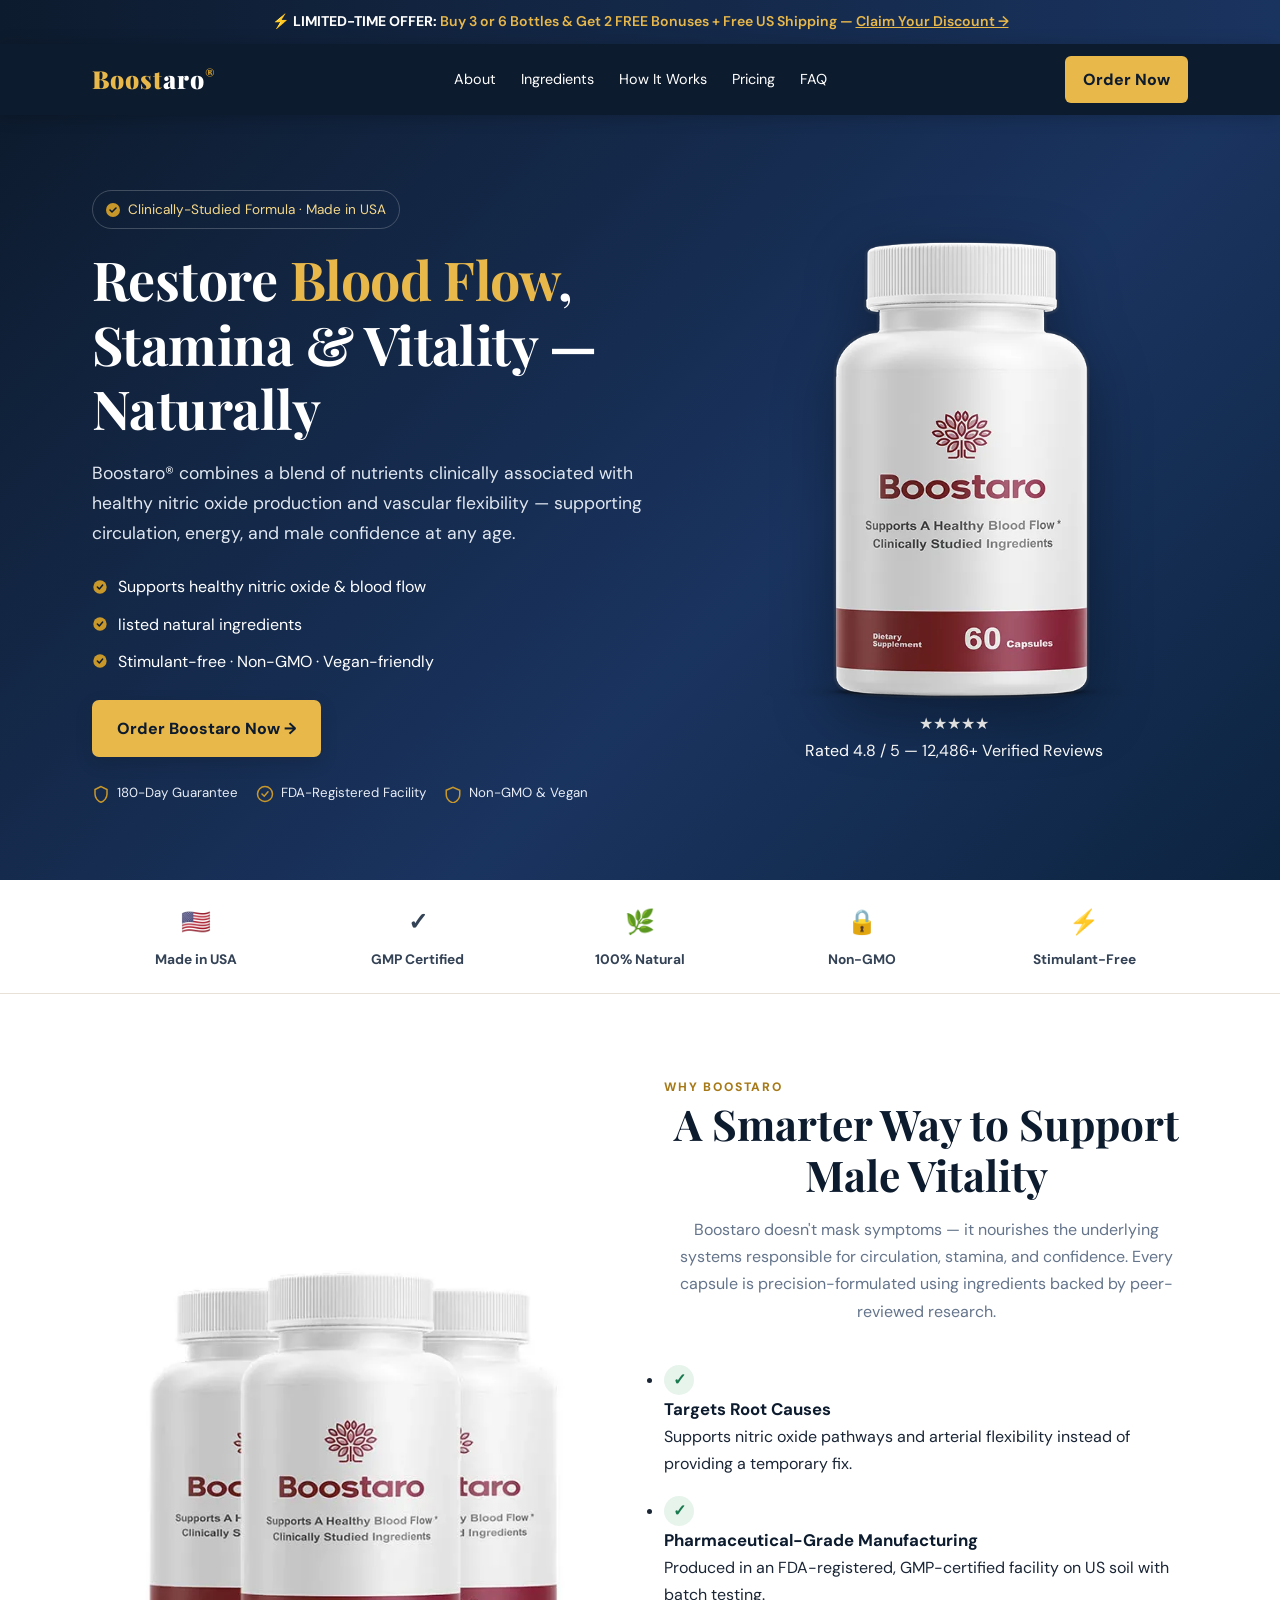
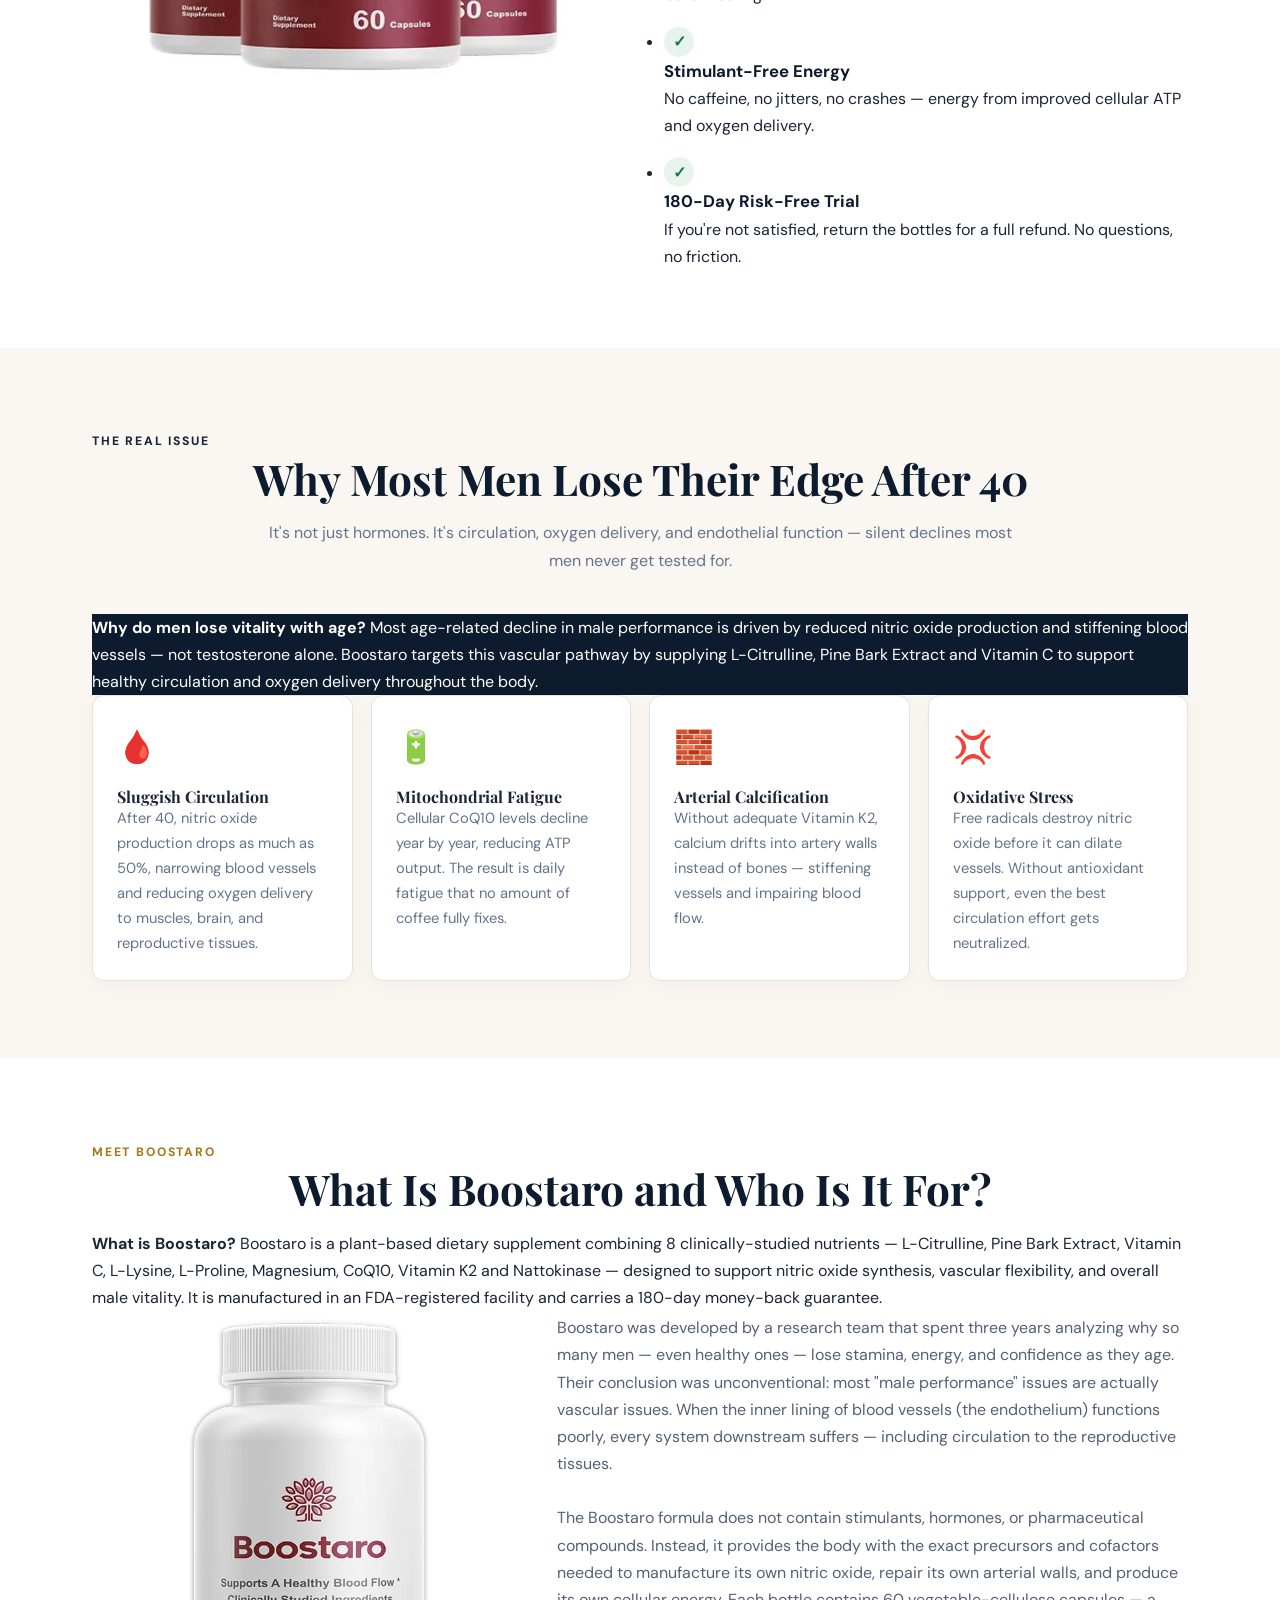
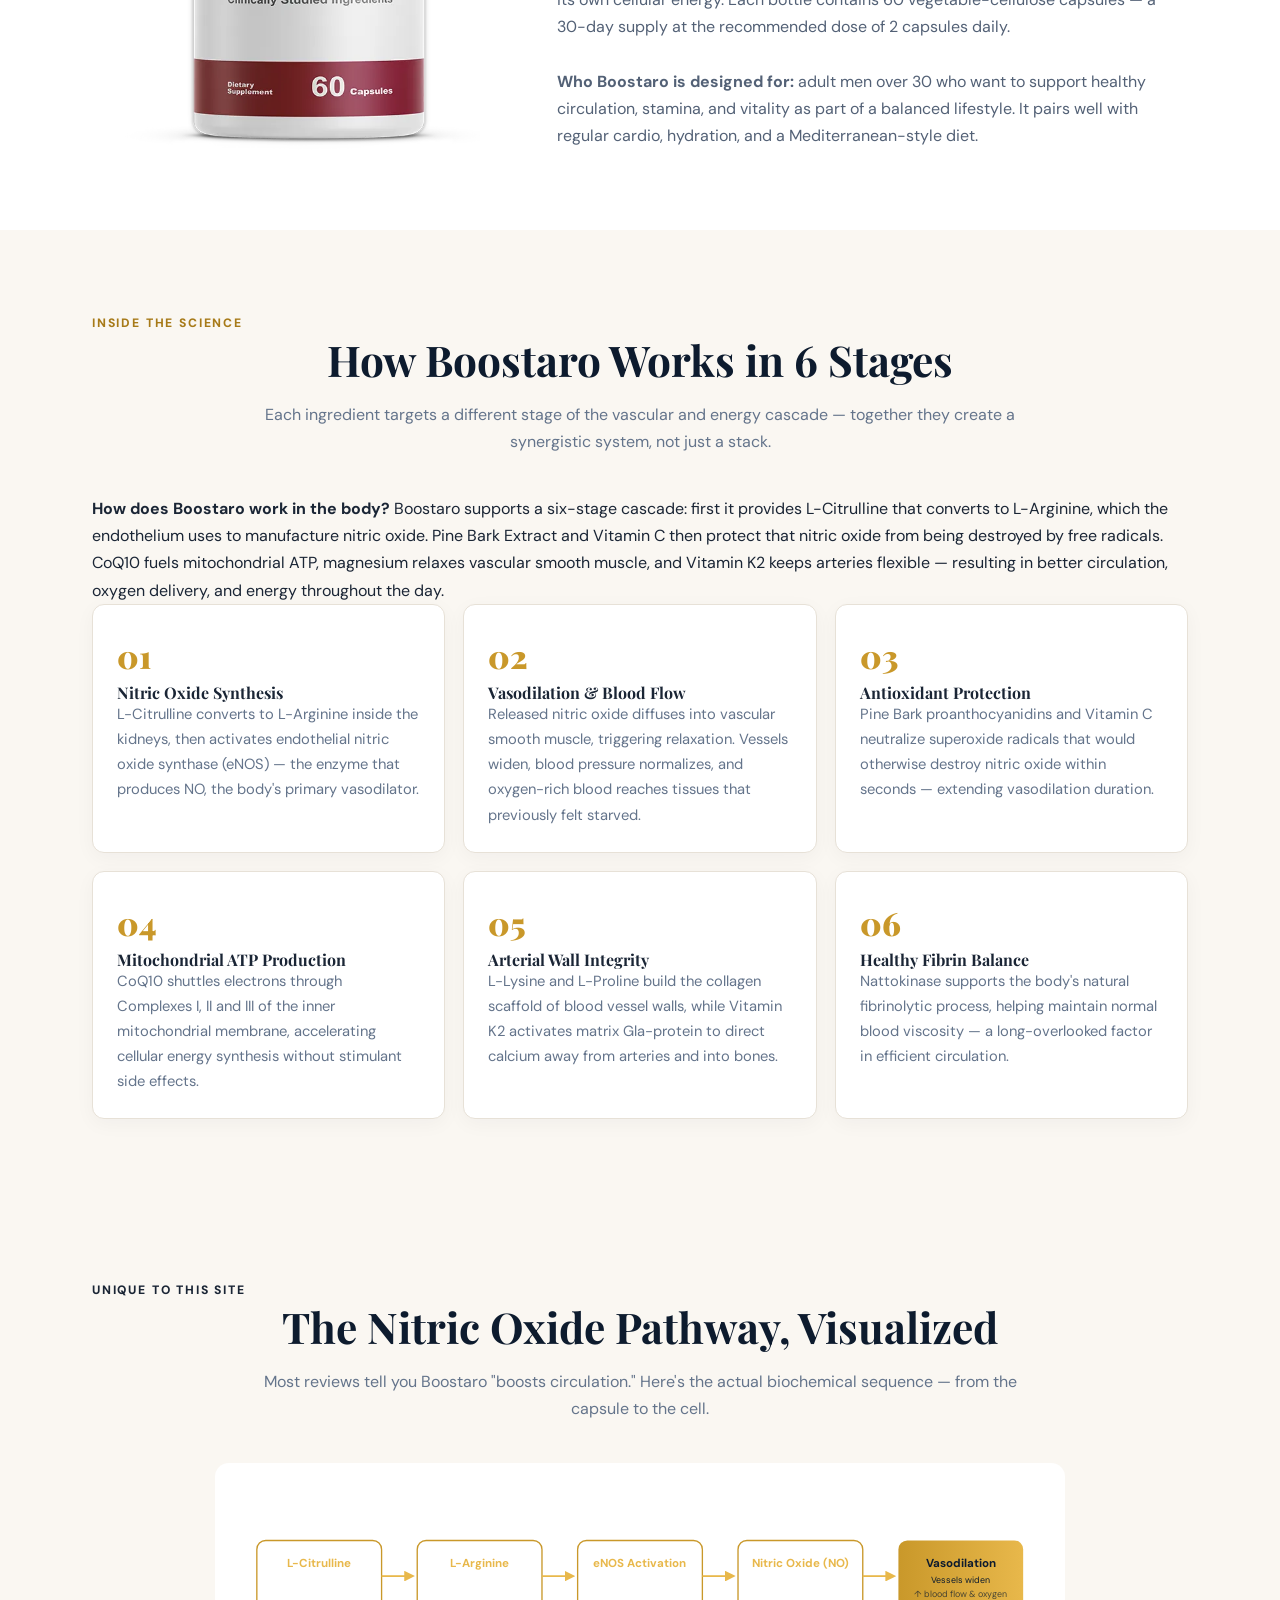
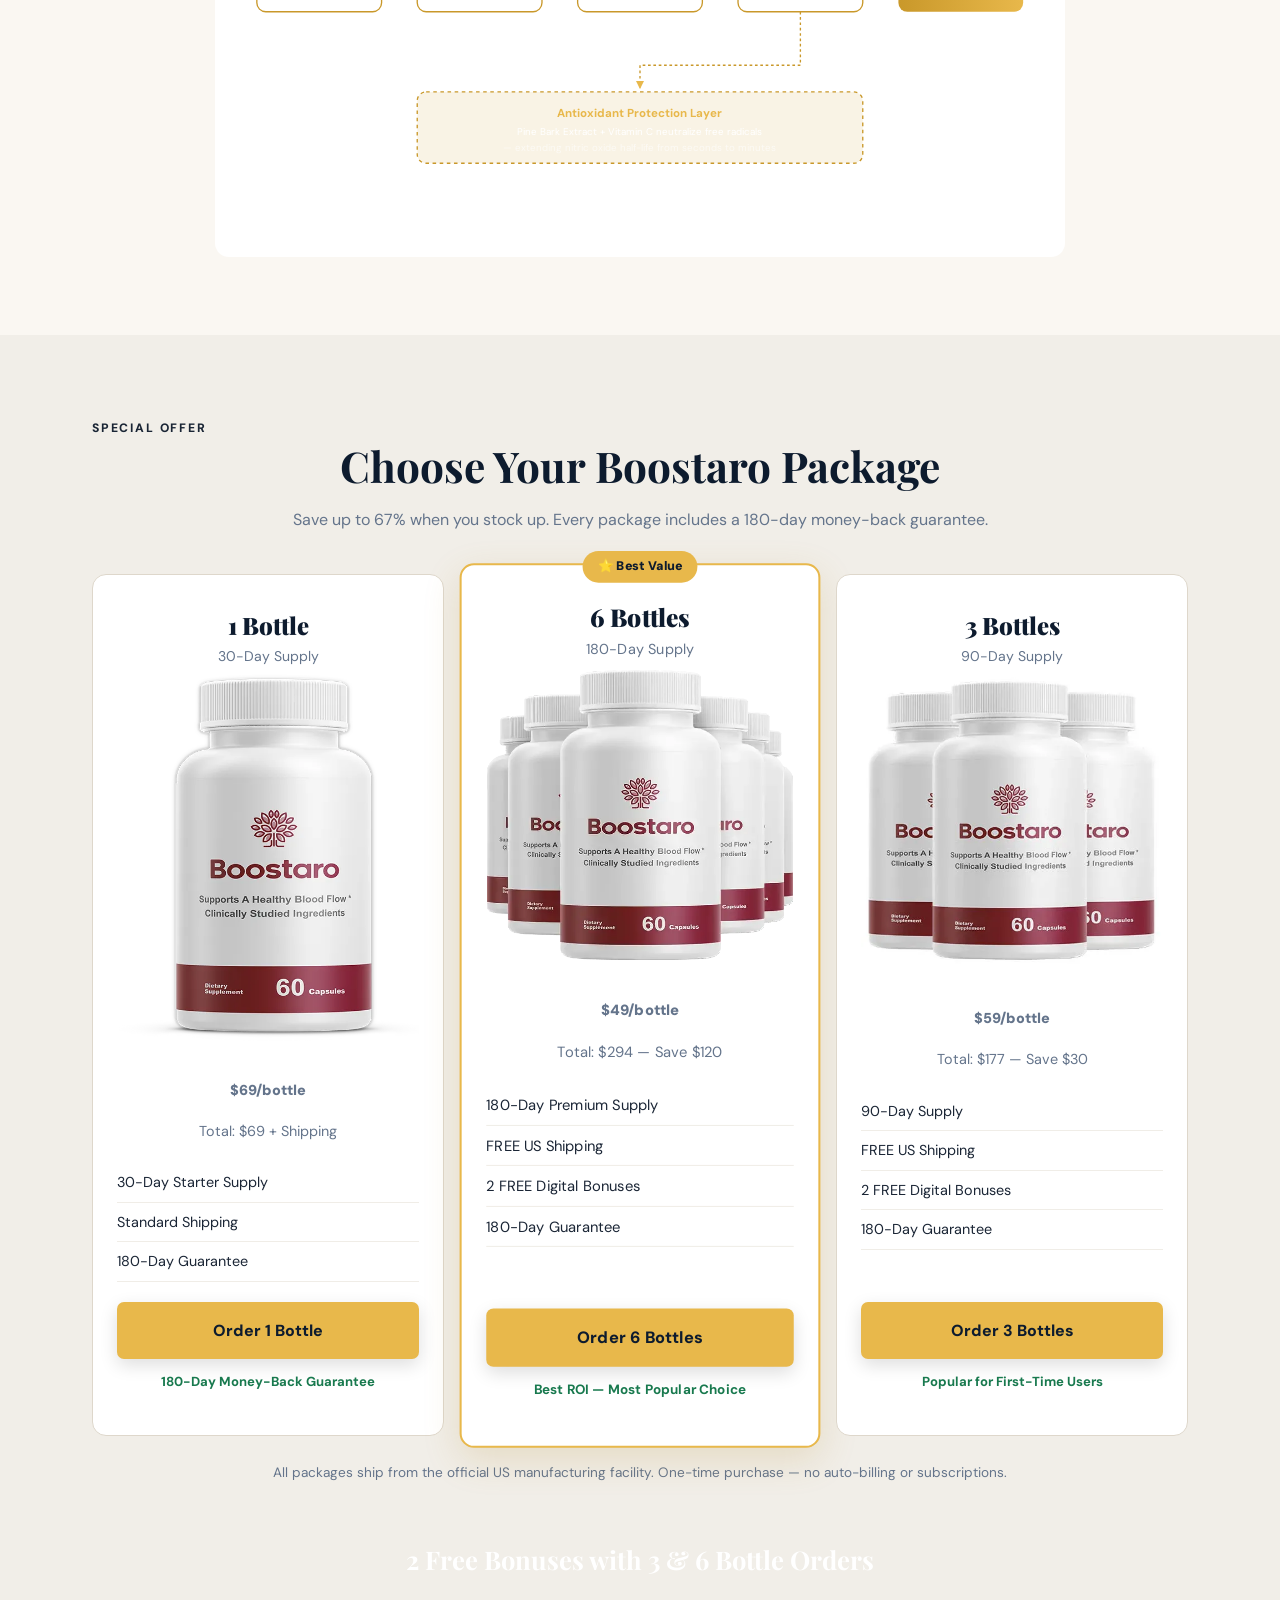
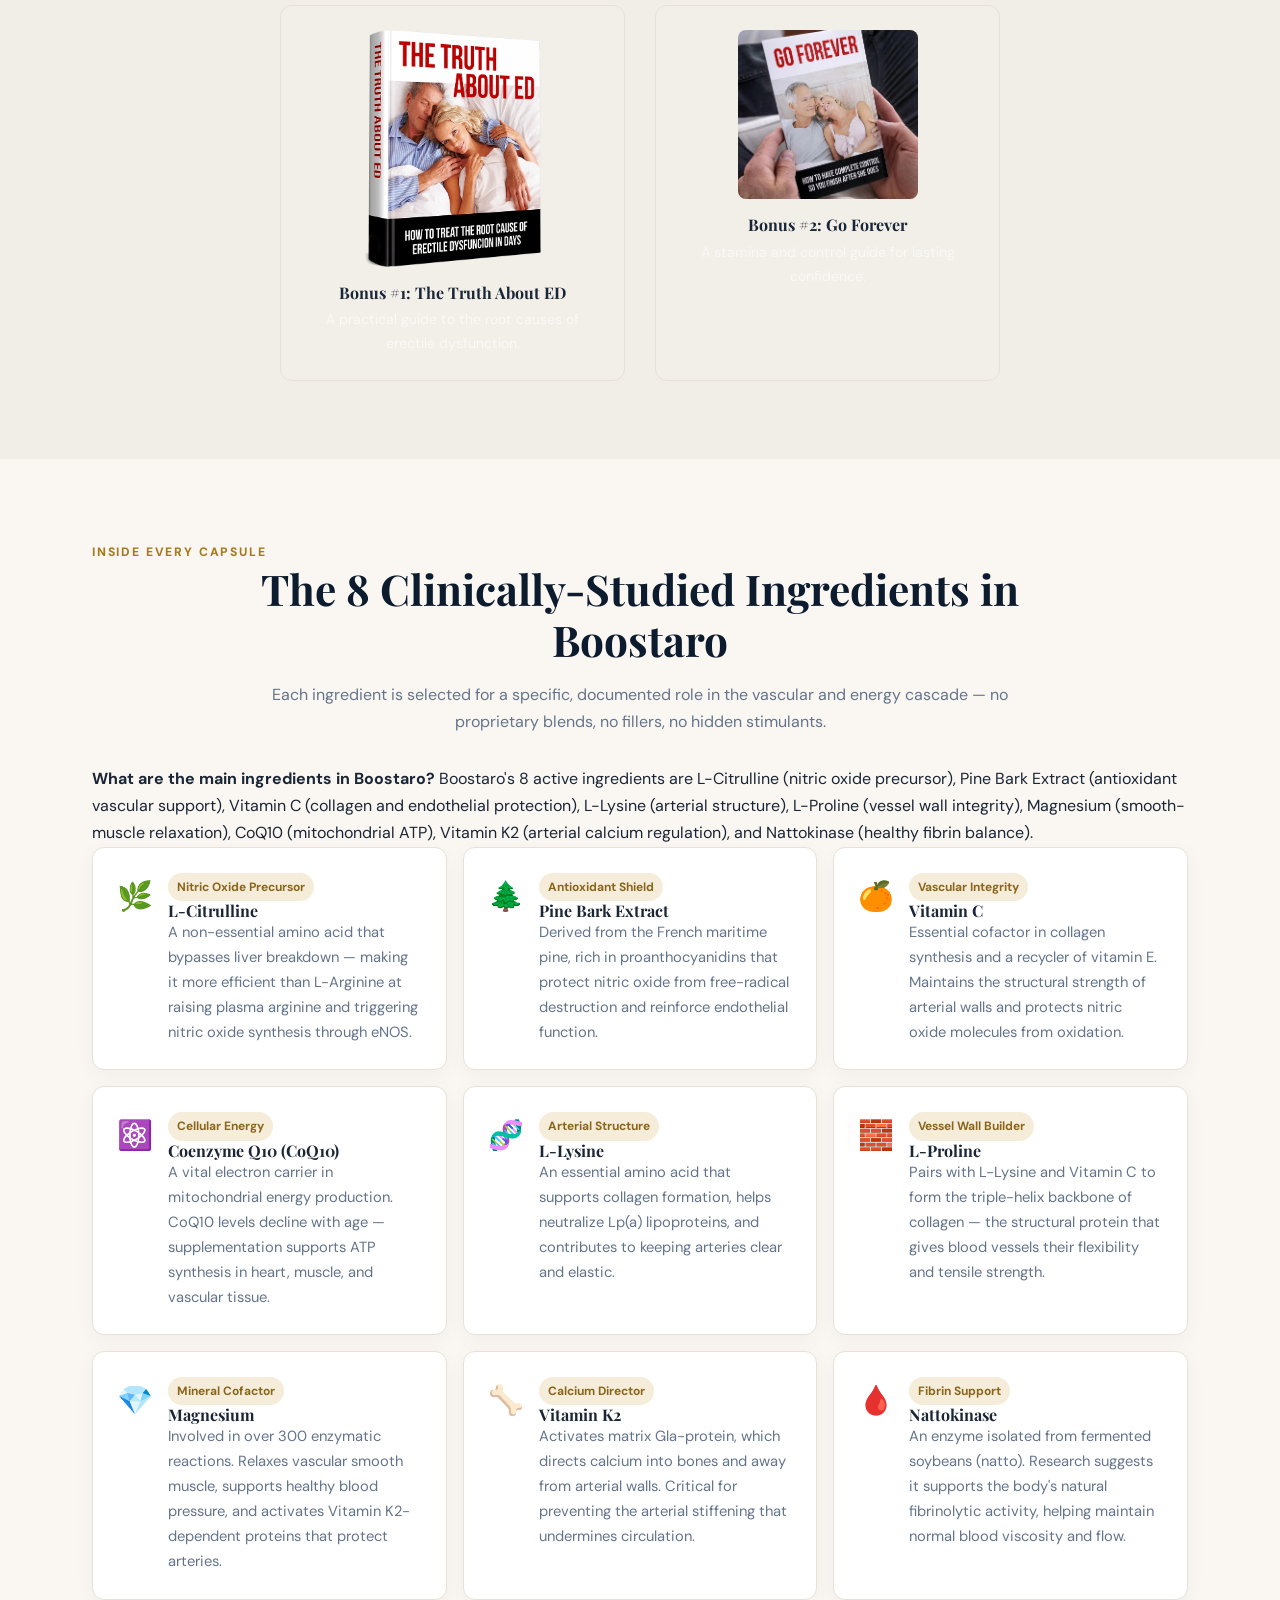
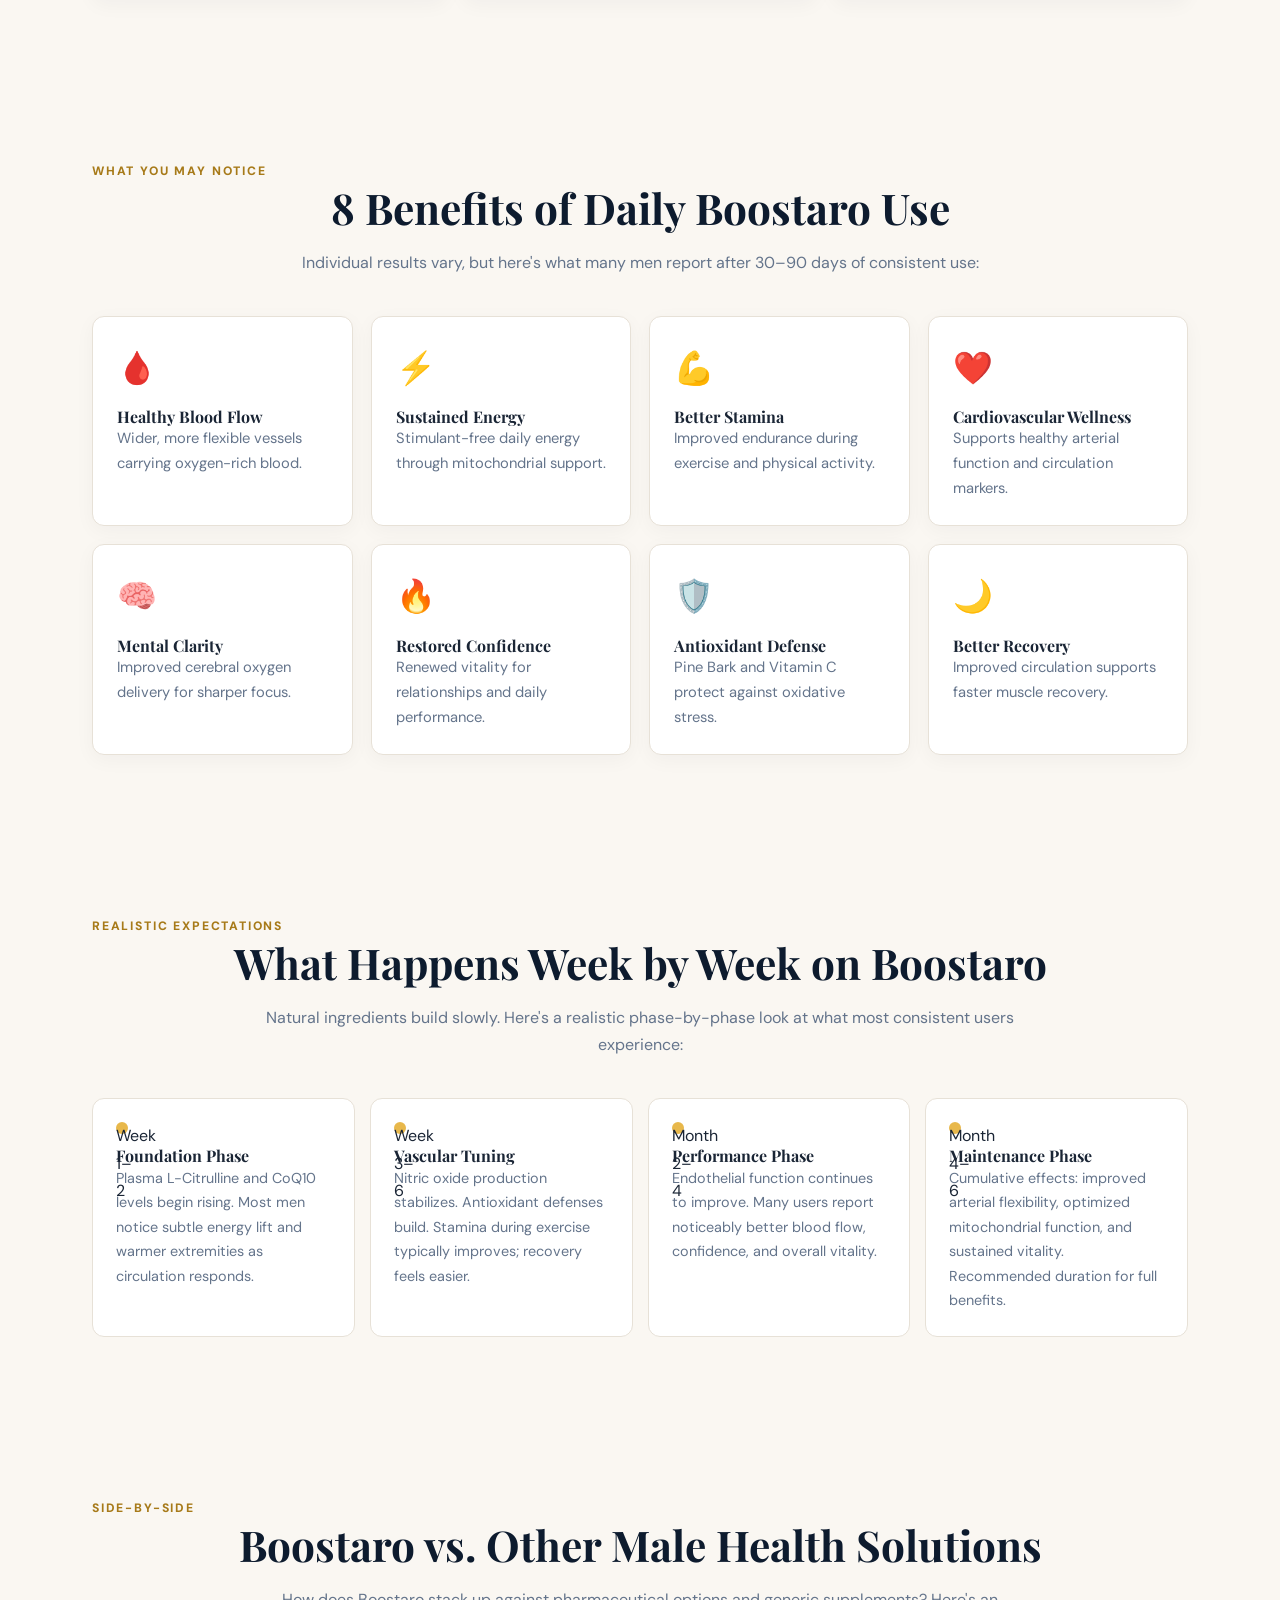
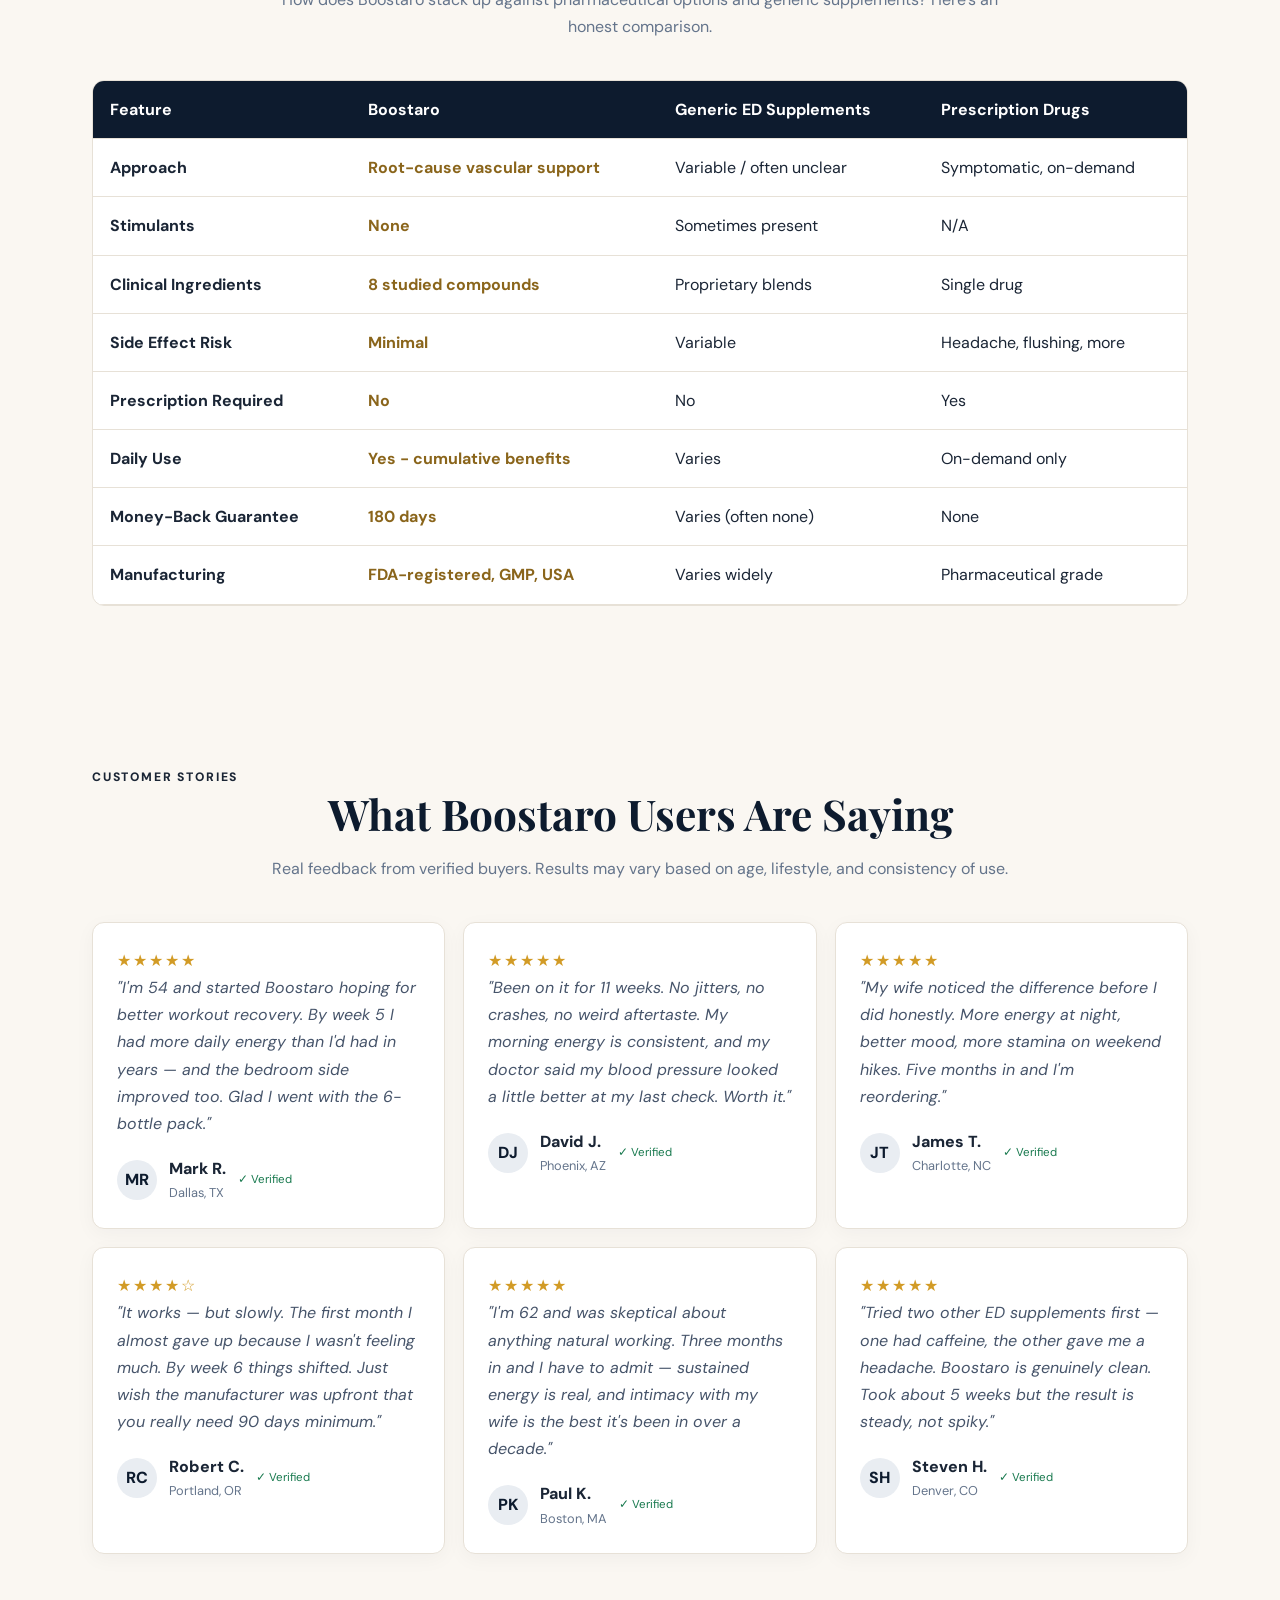
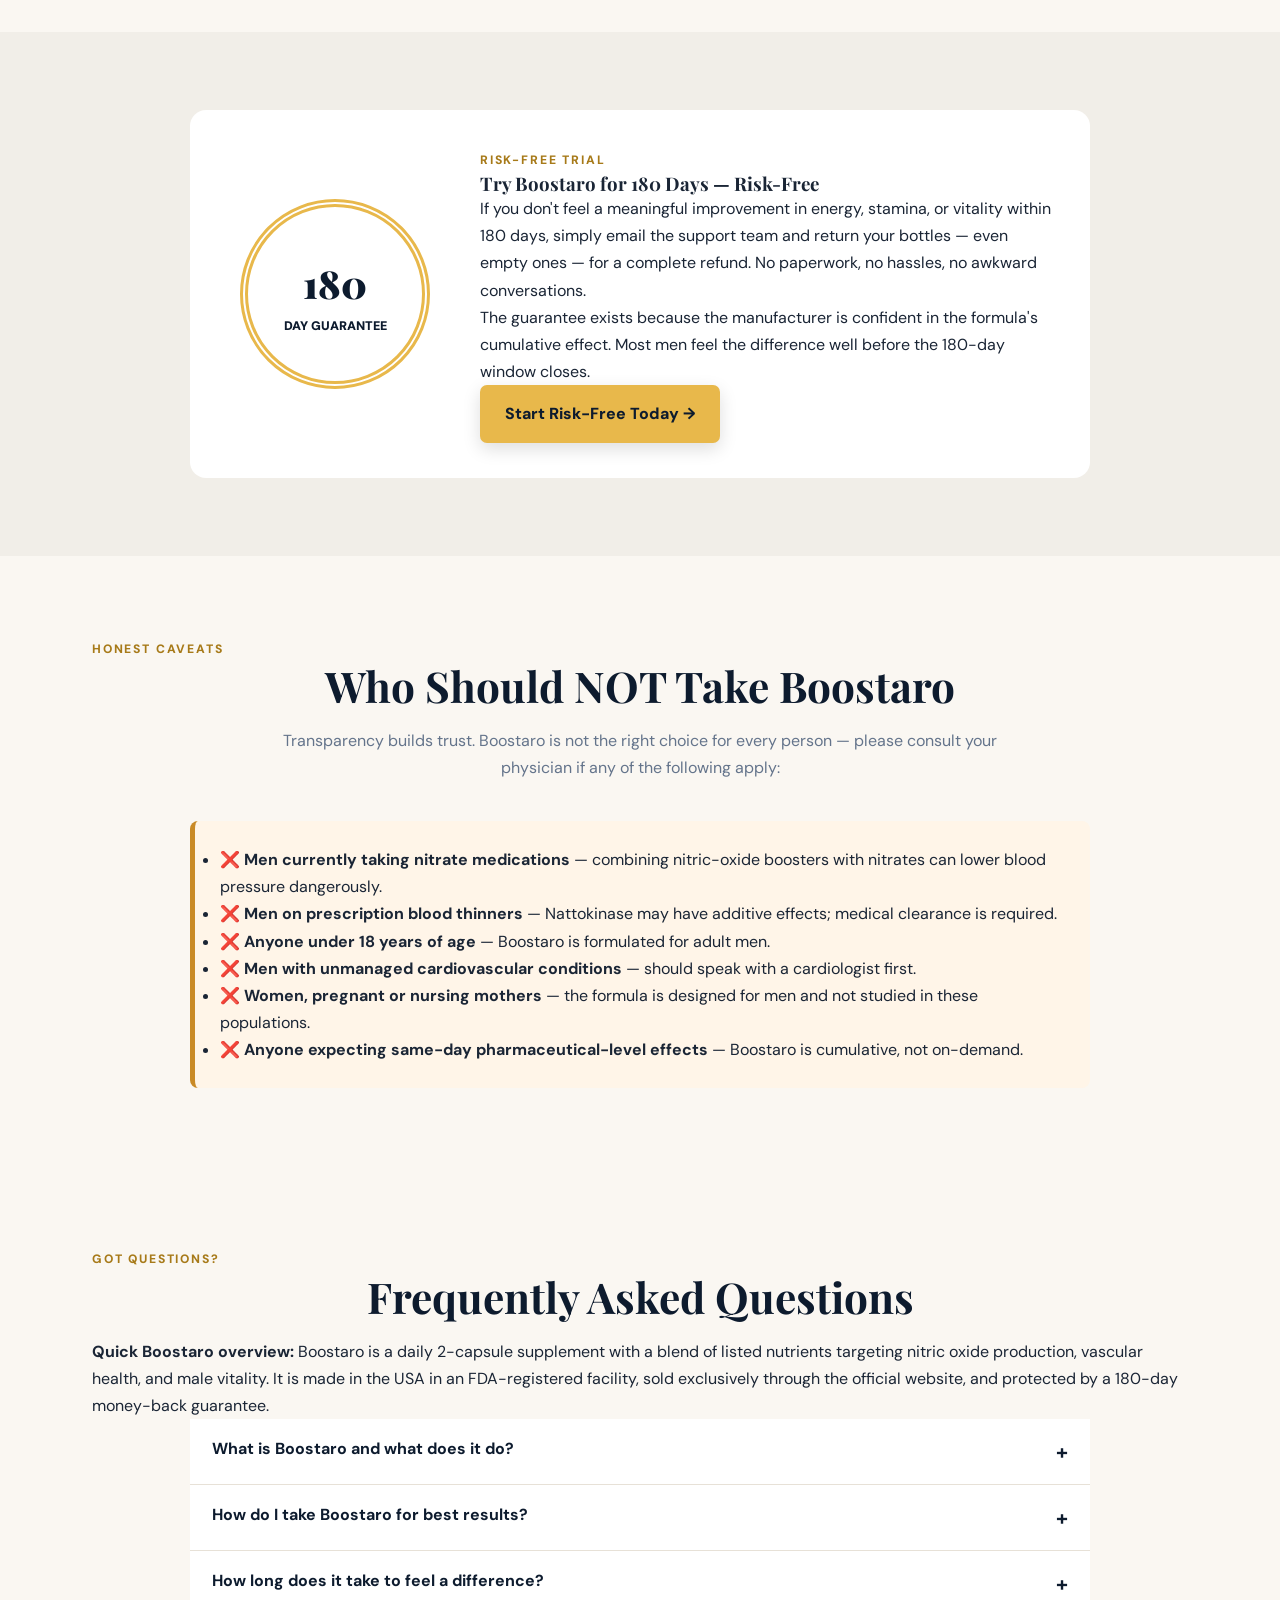
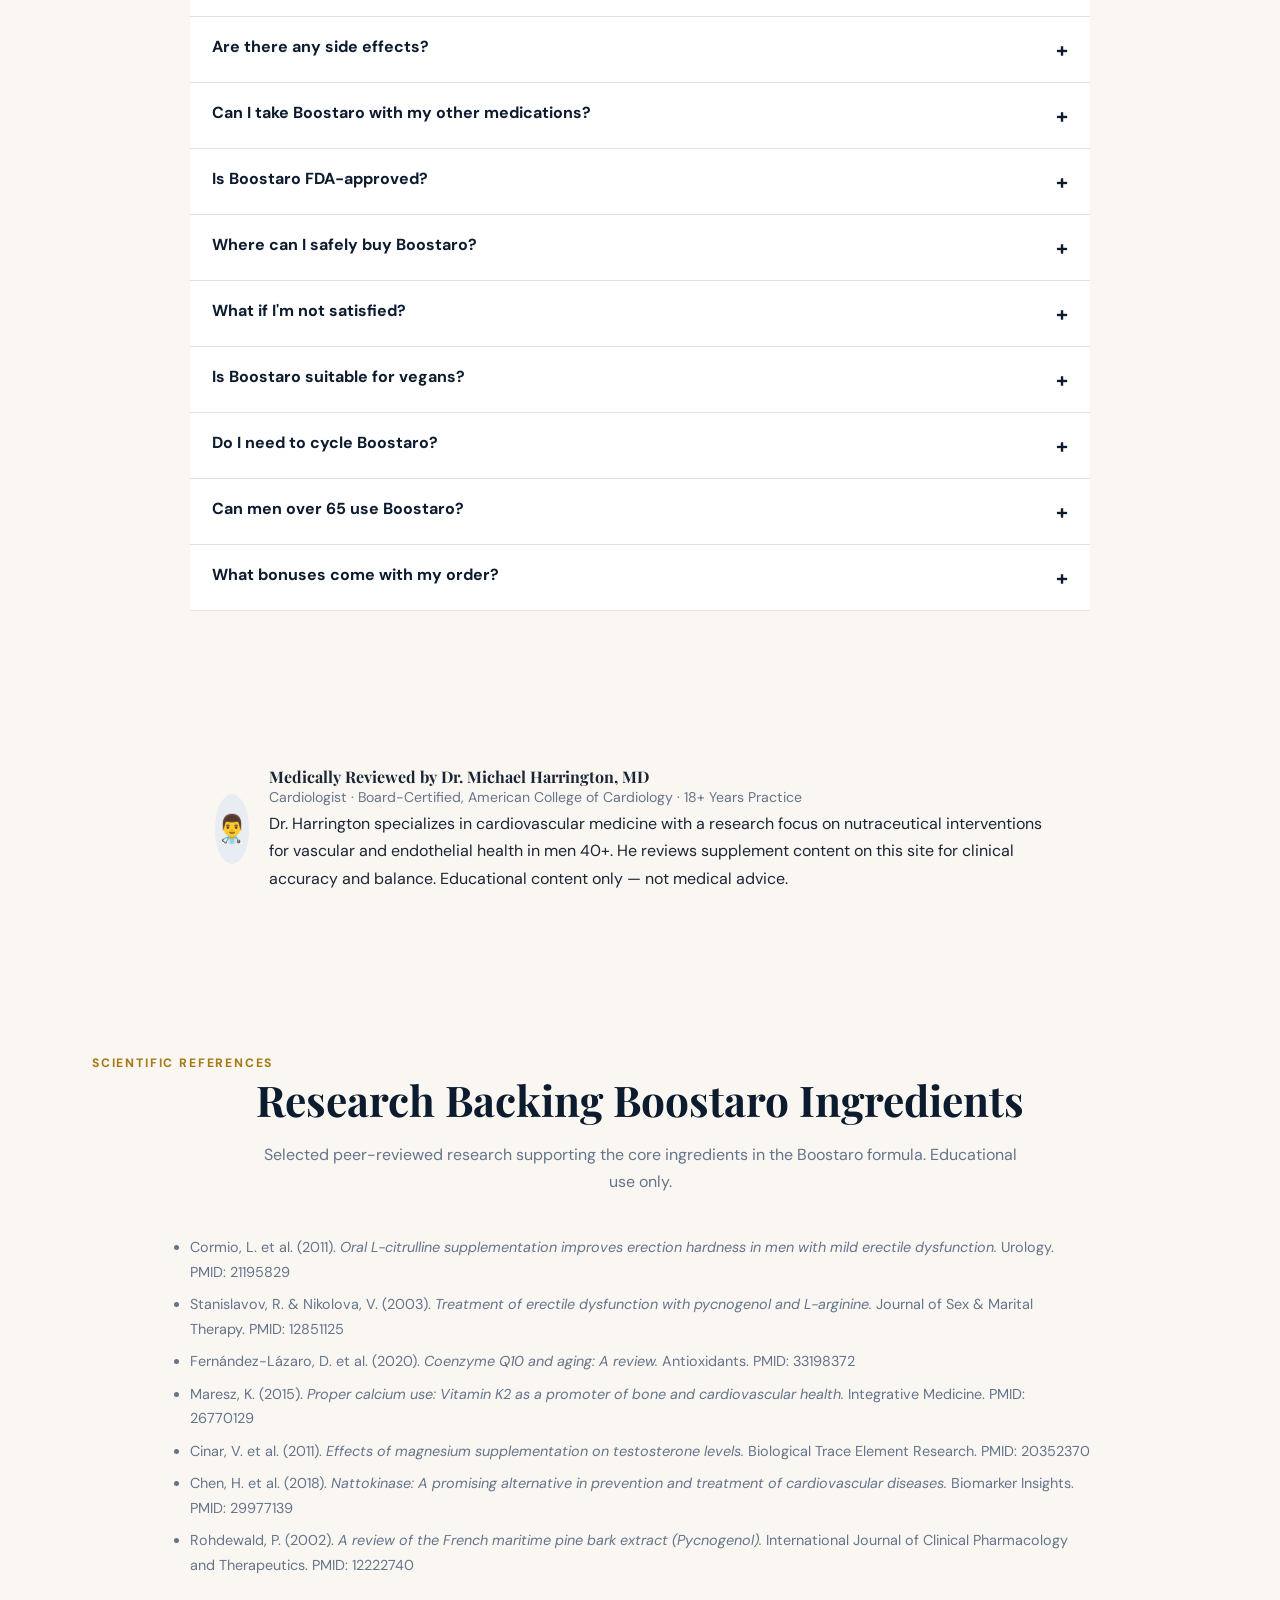
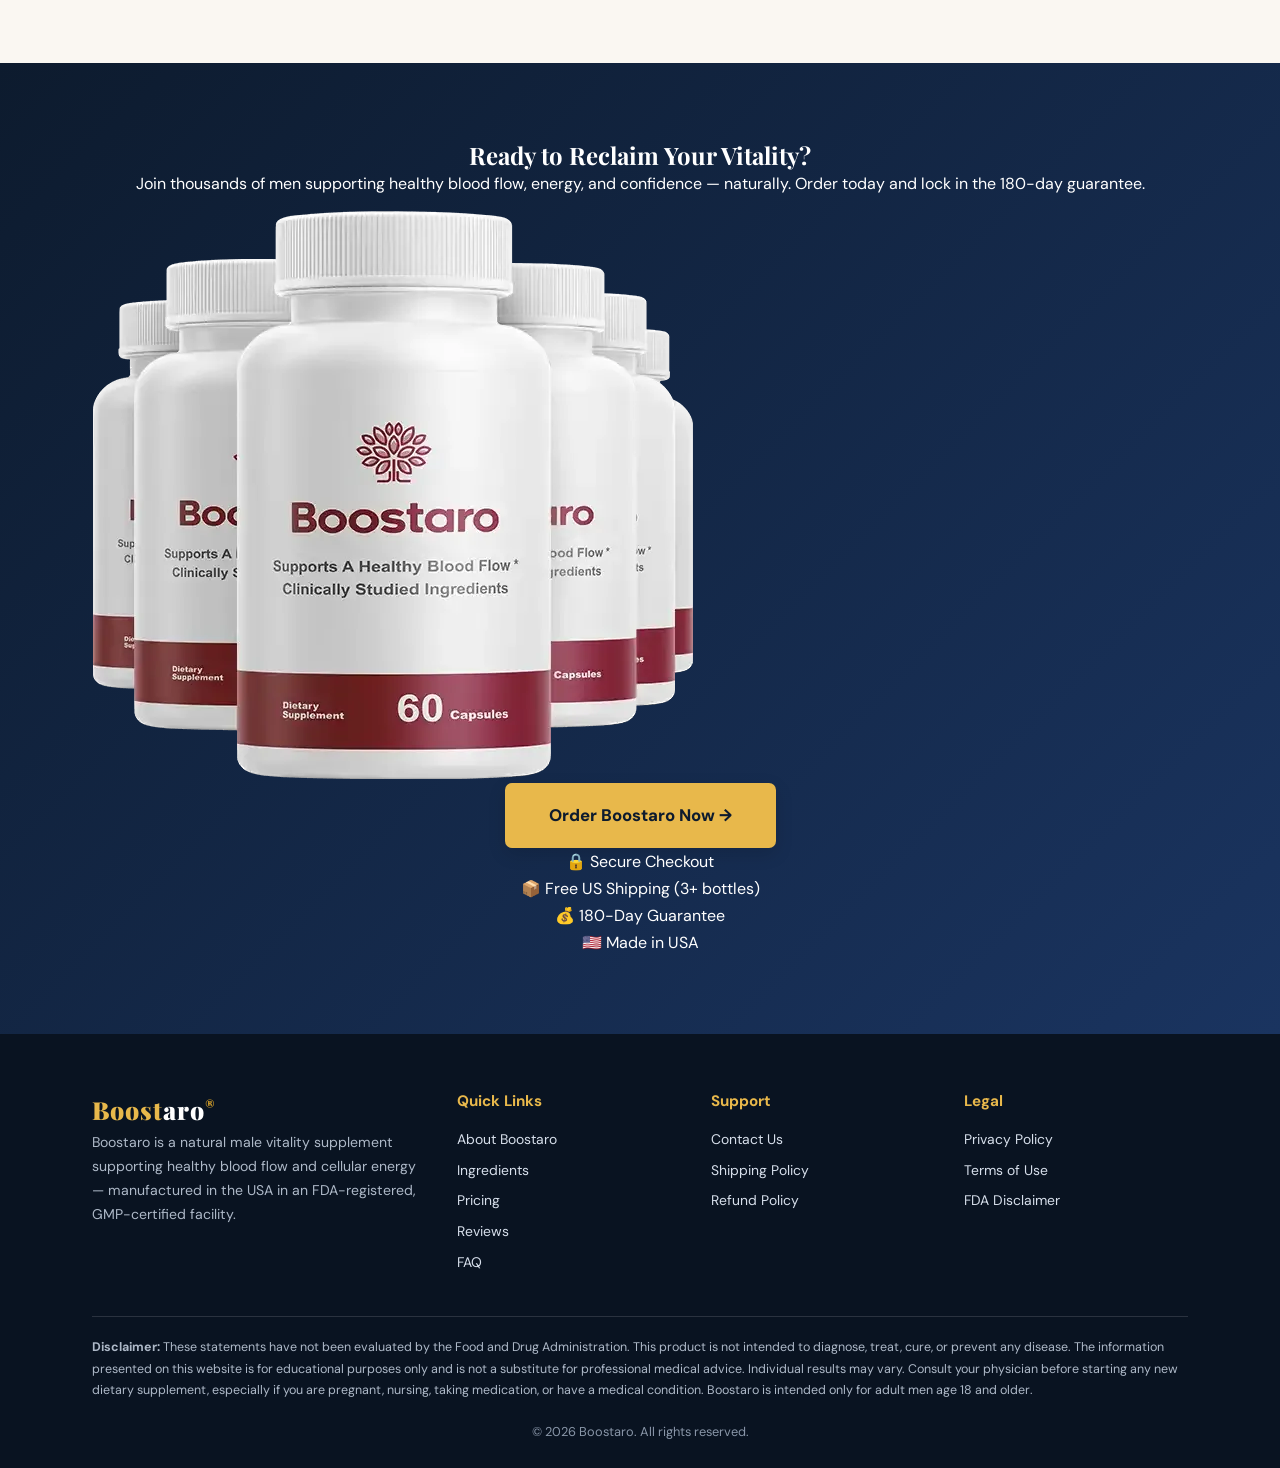
<file: index.html>
<!DOCTYPE html>
<html lang="en">
<head>
<meta charset="UTF-8" />
<meta name="google-site-verification" content="rdpQ_b0k1fp0fKm5_7K_BMb2VuvGI5ADbU_LfdGEvl0" />
<meta name="msvalidate.01" content="599E2CD5629788FE3AFD4619C7D0197A" />
<meta name="viewport" content="width=device-width, initial-scale=1.0" />
<title>Boostaro® Official Website | Male Vitality Support</title>
<meta name="description" content="Boostaro® supports nitric oxide, healthy blood flow & male vitality with a blend of listed nutrients. 180-day guarantee. Made in USA — Order today." />
<meta name="keywords" content="Boostaro, Boostaro official, Boostaro supplement, Boostaro review, Boostaro ingredients, male vitality, nitric oxide supplement, blood flow supplement, L-Citrulline, natural ED support, men health supplement USA" />
<link rel="canonical" href="https://en-boostaro.vercel.app/" />
<meta property="og:type" content="website" />
<meta property="og:title" content="Boostaro® Official Website | Male Vitality Support" />
<meta property="og:description" content="Boostaro is an nutrient-based formula supporting nitric oxide, circulation, and male energy. Made in the USA. 180-day guarantee." />
<meta property="og:url" content="https://en-boostaro.vercel.app/" />
<meta property="og:image" content="https://en-boostaro.vercel.app/images/boostaro-6-bottle.webp" />
<meta name="twitter:card" content="summary_large_image" />
<meta name="twitter:title" content="Boostaro® Official Website | Male Vitality Support" />
<meta name="twitter:description" content="a blend of listed nutrients. Made in USA. Backed by a 180-day money-back guarantee." />
<meta name="twitter:image" content="https://en-boostaro.vercel.app/images/boostaro-6-bottle.webp" />

<!-- FAVICON -->
<link rel="icon" type="image/png" href="images/favicon.png" />
<link rel="shortcut icon" type="image/png" href="images/favicon.png" />
<link rel="apple-touch-icon" href="images/favicon.png" />

<link rel="preconnect" href="https://fonts.googleapis.com" />
<link rel="preconnect" href="https://fonts.gstatic.com" crossorigin />
<link href="https://fonts.googleapis.com/css2?family=Playfair+Display:wght@700;900&family=DM+Sans:wght@300;400;500;600;700&display=swap" rel="stylesheet" />

<!-- ============== CRITICAL INLINE CSS (for instant render) ============== -->
<style>
*,*::before,*::after{box-sizing:border-box;margin:0;padding:0}
body{font-family:'DM Sans',sans-serif;color:#1a2535;background:#faf7f2;line-height:1.7;overflow-x:hidden}
h1,h2,h3,h4{font-family:'Playfair Display',serif}
img{max-width:100%;height:auto;display:block}
a{text-decoration:none;color:inherit}
.container{max-width:1140px;margin:0 auto;padding:0 20px}
#announcement{background:linear-gradient(90deg,#0d1b2e 0%,#1a3460 100%);color:#e8b84b;text-align:center;padding:11px 20px;font-size:.88rem;font-weight:500}
#announcement strong{color:#fff}
#announcement a{color:#e8b84b;text-decoration:underline}
#site-header{position:sticky;top:0;z-index:1000;background:#0d1b2e;box-shadow:0 2px 16px rgba(0,0,0,.3)}
.header-inner{display:flex;align-items:center;justify-content:space-between;padding:14px 20px;max-width:1140px;margin:0 auto}
.logo{font-family:'Playfair Display',serif;font-size:1.5rem;color:#e8b84b;font-weight:900;letter-spacing:.04em}
.logo span{color:#fff}
.logo sup{font-size:.6rem;color:#c9982a}
#hero{background:linear-gradient(135deg,#0d1b2e 0%,#1a3460 60%,#0d2440 100%);min-height:88vh;display:flex;align-items:center;padding:80px 0}
.hero-h1{font-size:clamp(1.9rem,4vw,2.8rem);color:#fff;line-height:1.2;margin-bottom:18px;letter-spacing:-0.01em}
.hero-h1 em{color:#e8b84b;font-style:normal}
</style>

<!-- JSON-LD SCHEMA -->
<script type="application/ld+json">
{
  "@context": "https://schema.org",
  "@graph": [
    {
      "@type": "Organization",
      "@id": "https://en-boostaro.vercel.app/#org",
      "name": "Boostaro",
      "url": "https://en-boostaro.vercel.app",
      "logo": "https://en-boostaro.vercel.app/images/favicon.png",
      "contactPoint": {
        "@type": "ContactPoint",
        "email": "",
        "contactType": "customer service",
        "availableLanguage": "English"
      }
    },
    {
      "@type": "Product",
      "@id": "https://en-boostaro.vercel.app/#product",
      "name": "Boostaro",
      "brand": { "@type": "Brand", "name": "Boostaro" },
      "description": "Boostaro is a natural male vitality supplement featuring a blend of listed nutrients including L-Citrulline, Pine Bark Extract, CoQ10, Vitamin K2, Magnesium, L-Lysine, L-Proline and Nattokinase. Designed to support nitric oxide production, healthy blood flow, and cardiovascular wellness. Manufactured in an FDA-registered, GMP-certified facility in the USA.",
      "image": "https://en-boostaro.vercel.app/images/boostaro-6-bottle.webp",
      "sku": "BOOSTARO-180-DAY",
      "offers": [
        {"@type": "Offer","name": "1 Bottle - 30-Day Supply","price": "69.00","priceCurrency": "USD","availability": "https://schema.org/InStock","url": "https://mwebkivo.com/9673/16838/6/?"},
        {"@type": "Offer","name": "3 Bottles - 90-Day Supply","price": "177.00","priceCurrency": "USD","availability": "https://schema.org/InStock","url": "https://mwebkivo.com/9673/16838/6/?"},
        {"@type": "Offer","name": "6 Bottles - 180-Day Supply (Best Value)","price": "294.00","priceCurrency": "USD","availability": "https://schema.org/InStock","url": "https://mwebkivo.com/9673/16838/6/?"}
      ]
    },
    {
      "@type": "FAQPage",
      "@id": "https://en-boostaro.vercel.app/#faq",
      "mainEntity": [
        {"@type":"Question","name":"What is Boostaro?","acceptedAnswer":{"@type":"Answer","text":"Boostaro is a natural dietary supplement formulated with listed ingredients designed to support nitric oxide production, healthy blood flow, and overall male vitality."}},
        {"@type":"Question","name":"How do you take Boostaro?","acceptedAnswer":{"@type":"Answer","text":"The recommended serving is 2 capsules per day with a full glass of water, ideally with food."}},
        {"@type":"Question","name":"Is Boostaro safe?","acceptedAnswer":{"@type":"Answer","text":"Boostaro is manufactured in an FDA-registered, GMP-certified US facility using natural, non-GMO, stimulant-free ingredients."}},
        {"@type":"Question","name":"How long until I see results?","acceptedAnswer":{"@type":"Answer","text":"Most users report improvements in 2-4 weeks. The creators recommend consistent daily use for 90-180 days for full benefits."}},
        {"@type":"Question","name":"Does Boostaro have a money-back guarantee?","acceptedAnswer":{"@type":"Answer","text":"Yes. Every order is backed by a 180-day money-back guarantee, even on empty bottles."}},
        {"@type":"Question","name":"Where can I buy Boostaro?","acceptedAnswer":{"@type":"Answer","text":"Boostaro is available exclusively through the official website to prevent counterfeit products."}},
        {"@type":"Question","name":"What are the main ingredients?","acceptedAnswer":{"@type":"Answer","text":"L-Citrulline, Pine Bark Extract, Vitamin C, L-Lysine, L-Proline, Magnesium, CoQ10, Vitamin K2, and Nattokinase."}},
        {"@type":"Question","name":"Can older men use Boostaro?","acceptedAnswer":{"@type":"Answer","text":"Yes. The formula directly addresses age-related decline in nitric oxide and vascular flexibility, making it particularly relevant for men over 40."}},
        {"@type":"Question","name":"Is Boostaro FDA-approved?","acceptedAnswer":{"@type":"Answer","text":"Dietary supplements are not FDA-approved like drugs. Boostaro is manufactured in an FDA-registered, GMP-certified facility."}},
        {"@type":"Question","name":"Does Boostaro contain stimulants?","acceptedAnswer":{"@type":"Answer","text":"No. Boostaro is free of caffeine and synthetic stimulants."}},
        {"@type":"Question","name":"What bonuses come with multi-bottle orders?","acceptedAnswer":{"@type":"Answer","text":"3-bottle and 6-bottle packages include two free digital bonuses plus free US shipping."}},
        {"@type":"Question","name":"Is Boostaro vegan-friendly?","acceptedAnswer":{"@type":"Answer","text":"Yes. Boostaro is plant-based, non-GMO, gluten-free, and uses vegetable cellulose capsules."}}
      ]
    },
    {"@type": "WebSite","@id": "https://en-boostaro.vercel.app/#website","name": "Boostaro Official","url": "https://en-boostaro.vercel.app","publisher": { "@id": "https://en-boostaro.vercel.app/#org" }},
    {"@type": "BreadcrumbList","@id": "https://en-boostaro.vercel.app/#breadcrumb","itemListElement": [{ "@type": "ListItem", "position": 1, "name": "Home", "item": "https://en-boostaro.vercel.app/" }]},]
}
</script>

<link rel="stylesheet" href="main.css" />
</head>
<body>
<!-- Google tag (gtag.js) -->
<script async src="https://www.googletagmanager.com/gtag/js?id=G-Z3NDCJDV7M"></script>
<script>
  window.dataLayer = window.dataLayer || [];
  function gtag(){dataLayer.push(arguments);}
  gtag('js', new Date());

  gtag('config', 'G-Z3NDCJDV7M');
</script>

<div id="announcement">
  ⚡ <strong>LIMITED-TIME OFFER:</strong> Buy 3 or 6 Bottles &amp; Get 2 FREE Bonuses + Free US Shipping — <a href="#pricing">Claim Your Discount →</a>
</div>

<header id="site-header">
  <div class="header-inner">
    <a href="#" class="logo">Boost<span>aro</span><sup>®</sup></a>
    <nav>
      <a href="#what-is">About</a>
      <a href="#ingredients">Ingredients</a>
      <a href="#how-it-works">How It Works</a>
      <a href="#pricing">Pricing</a>
      <a href="#faq">FAQ</a>
    </nav>
    <a href="https://mwebkivo.com/9673/16838/6/?" rel="nofollow sponsored noopener"  class="header-cta" rel="nofollow sponsored noopener">Order Now</a>
  </div>
</header>

<section id="hero">
  <div class="container">
    <div class="hero-grid">
      <div class="hero-content">
        <div class="hero-badge">
          <svg width="14" height="14" viewBox="0 0 14 14" fill="none"><circle cx="7" cy="7" r="7" fill="#c9982a"/><path d="M4 7l2 2 4-4" stroke="#0d1b2e" stroke-width="1.6" stroke-linecap="round" stroke-linejoin="round"/></svg>
          Clinically-Studied Formula · Made in USA
        </div>
        <h1 class="hero-h1">Restore <em>Blood Flow</em>, Stamina &amp; Vitality — Naturally</h1>
        <div class="hero-img-mobile">
          <img src="images/boostaro-1-bottle.webp" alt="Boostaro supplement bottle - natural male vitality formula" />
        </div>
        <p class="hero-sub">Boostaro® combines a blend of nutrients clinically associated with healthy nitric oxide production and vascular flexibility — supporting circulation, energy, and male confidence at any age.</p>
        <ul class="hero-bullets">
          <li><svg width="16" height="16" viewBox="0 0 24 24" fill="none"><circle cx="12" cy="12" r="10" fill="#c9982a"/><path d="M8 12l3 3 5-6" stroke="#0d1b2e" stroke-width="2.2" stroke-linecap="round" stroke-linejoin="round"/></svg> Supports healthy nitric oxide &amp; blood flow</li>
          <li><svg width="16" height="16" viewBox="0 0 24 24" fill="none"><circle cx="12" cy="12" r="10" fill="#c9982a"/><path d="M8 12l3 3 5-6" stroke="#0d1b2e" stroke-width="2.2" stroke-linecap="round" stroke-linejoin="round"/></svg> listed natural ingredients</li>
          <li><svg width="16" height="16" viewBox="0 0 24 24" fill="none"><circle cx="12" cy="12" r="10" fill="#c9982a"/><path d="M8 12l3 3 5-6" stroke="#0d1b2e" stroke-width="2.2" stroke-linecap="round" stroke-linejoin="round"/></svg> Stimulant-free · Non-GMO · Vegan-friendly</li>
        </ul>
        <div class="hero-cta-row">
          <a href="https://mwebkivo.com/9673/16838/6/?" rel="nofollow sponsored noopener"  class="btn-primary" rel="nofollow sponsored noopener">Order Boostaro Now →</a>
        </div>
        <div class="hero-proof">
          <div class="proof-item"><svg width="18" height="18" viewBox="0 0 24 24" fill="none"><path d="M12 2L4 6v6c0 5 3.5 9.7 8 11 4.5-1.3 8-6 8-11V6l-8-4z" stroke="#c9982a" stroke-width="2" fill="none"/></svg> 180-Day Guarantee</div>
          <div class="proof-item"><svg width="18" height="18" viewBox="0 0 24 24" fill="none"><circle cx="12" cy="12" r="10" stroke="#c9982a" stroke-width="2"/><path d="M8 12l3 3 5-6" stroke="#c9982a" stroke-width="2" stroke-linecap="round"/></svg> FDA-Registered Facility</div>
          <div class="proof-item"><svg width="18" height="18" viewBox="0 0 24 24" fill="none"><path d="M3 7l9-4 9 4v6c0 5-4 9-9 11-5-2-9-6-9-11V7z" stroke="#c9982a" stroke-width="2"/></svg> Non-GMO &amp; Vegan</div>
        </div>
      </div>
      <div class="hero-img-wrap">
        <img src="images/boostaro-1-bottle.webp" alt="Boostaro supplement bottle - natural male vitality formula" width="420" height="520" />
        <div class="hero-rating">
          <div class="stars">★★★★★</div>
          <span>Rated 4.8 / 5 — 12,486+ Verified Reviews</span>
        </div>
      </div>
    </div>
  </div>
</section>

<section id="trust-strip">
  <div class="container">
    <div class="trust-grid">
      <div class="trust-item"><span class="trust-icon">🇺🇸</span> Made in USA</div>
      <div class="trust-item"><span class="trust-icon">✓</span> GMP Certified</div>
      <div class="trust-item"><span class="trust-icon">🌿</span> 100% Natural</div>
      <div class="trust-item"><span class="trust-icon">🔒</span> Non-GMO</div>
      <div class="trust-item"><span class="trust-icon">⚡</span> Stimulant-Free</div>
    </div>
  </div>
</section>

<section id="why-choose">
  <div class="container">
    <div class="why-grid">
      <div class="why-img">
        <img src="images/boostaro-3-bottle.webp" alt="Boostaro 3-bottle package - 90-day supply" />
      </div>
      <div>
        <span class="section-label">Why Boostaro</span>
        <h2 class="section-title">A Smarter Way to Support Male Vitality</h2>
        <p class="section-sub">Boostaro doesn't mask symptoms — it nourishes the underlying systems responsible for circulation, stamina, and confidence. Every capsule is precision-formulated using ingredients backed by peer-reviewed research.</p>
        <ul class="why-list">
          <li><span class="why-check"></span><div class="why-text"><strong>Targets Root Causes</strong><span>Supports nitric oxide pathways and arterial flexibility instead of providing a temporary fix.</span></div></li>
          <li><span class="why-check"></span><div class="why-text"><strong>Pharmaceutical-Grade Manufacturing</strong><span>Produced in an FDA-registered, GMP-certified facility on US soil with batch testing.</span></div></li>
          <li><span class="why-check"></span><div class="why-text"><strong>Stimulant-Free Energy</strong><span>No caffeine, no jitters, no crashes — energy from improved cellular ATP and oxygen delivery.</span></div></li>
          <li><span class="why-check"></span><div class="why-text"><strong>180-Day Risk-Free Trial</strong><span>If you're not satisfied, return the bottles for a full refund. No questions, no friction.</span></div></li>
        </ul>
      </div>
    </div>
  </div>
</section>

<section id="problem">
  <div class="container">
    <span class="section-label" style="color: var(--gold-light);">The Real Issue</span>
    <h2 class="section-title">Why Most Men Lose Their Edge After 40</h2>
    <p class="section-sub">It's not just hormones. It's circulation, oxygen delivery, and endothelial function — silent declines most men never get tested for.</p>

    <div class="ai-answer-block dark">
      <strong>Why do men lose vitality with age?</strong> Most age-related decline in male performance is driven by reduced nitric oxide production and stiffening blood vessels — not testosterone alone. Boostaro targets this vascular pathway by supplying L-Citrulline, Pine Bark Extract and Vitamin C to support healthy circulation and oxygen delivery throughout the body.
    </div>

    <div class="pain-grid">
      <div class="pain-card">
        <div class="pain-icon">🩸</div>
        <h4>Sluggish Circulation</h4>
        <p>After 40, nitric oxide production drops as much as 50%, narrowing blood vessels and reducing oxygen delivery to muscles, brain, and reproductive tissues.</p>
      </div>
      <div class="pain-card">
        <div class="pain-icon">🔋</div>
        <h4>Mitochondrial Fatigue</h4>
        <p>Cellular CoQ10 levels decline year by year, reducing ATP output. The result is daily fatigue that no amount of coffee fully fixes.</p>
      </div>
      <div class="pain-card">
        <div class="pain-icon">🧱</div>
        <h4>Arterial Calcification</h4>
        <p>Without adequate Vitamin K2, calcium drifts into artery walls instead of bones — stiffening vessels and impairing blood flow.</p>
      </div>
      <div class="pain-card">
        <div class="pain-icon">💢</div>
        <h4>Oxidative Stress</h4>
        <p>Free radicals destroy nitric oxide before it can dilate vessels. Without antioxidant support, even the best circulation effort gets neutralized.</p>
      </div>
    </div>
  </div>
</section>

<section id="what-is">
  <div class="container">
    <span class="section-label">Meet Boostaro</span>
    <h2 class="section-title">What Is Boostaro and Who Is It For?</h2>

    <div class="ai-answer-block">
      <strong>What is Boostaro?</strong> Boostaro is a plant-based dietary supplement combining 8 clinically-studied nutrients — L-Citrulline, Pine Bark Extract, Vitamin C, L-Lysine, L-Proline, Magnesium, CoQ10, Vitamin K2 and Nattokinase — designed to support nitric oxide synthesis, vascular flexibility, and overall male vitality. It is manufactured in an FDA-registered facility and carries a 180-day money-back guarantee.
    </div>

    <div class="what-is-grid">
      <div class="what-is-img">
        <img src="images/boostaro-1-bottle.webp" alt="Boostaro premium dietary supplement for male vitality" />
      </div>
      <div>
        <p>Boostaro was developed by a research team that spent three years analyzing why so many men — even healthy ones — lose stamina, energy, and confidence as they age. Their conclusion was unconventional: most "male performance" issues are actually vascular issues. When the inner lining of blood vessels (the endothelium) functions poorly, every system downstream suffers — including circulation to the reproductive tissues.</p>
        <br>
        <p>The Boostaro formula does not contain stimulants, hormones, or pharmaceutical compounds. Instead, it provides the body with the exact precursors and cofactors needed to manufacture its own nitric oxide, repair its own arterial walls, and produce its own cellular energy. Each bottle contains 60 vegetable-cellulose capsules — a 30-day supply at the recommended dose of 2 capsules daily.</p>
        <br>
        <p><strong>Who Boostaro is designed for:</strong> adult men over 30 who want to support healthy circulation, stamina, and vitality as part of a balanced lifestyle. It pairs well with regular cardio, hydration, and a Mediterranean-style diet.</p>
      </div>
    </div>
  </div>
</section>

<section id="how-it-works">
  <div class="container">
    <span class="section-label">Inside the Science</span>
    <h2 class="section-title">How Boostaro Works in 6 Stages</h2>
    <p class="section-sub">Each ingredient targets a different stage of the vascular and energy cascade — together they create a synergistic system, not just a stack.</p>

    <div class="ai-answer-block">
      <strong>How does Boostaro work in the body?</strong> Boostaro supports a six-stage cascade: first it provides L-Citrulline that converts to L-Arginine, which the endothelium uses to manufacture nitric oxide. Pine Bark Extract and Vitamin C then protect that nitric oxide from being destroyed by free radicals. CoQ10 fuels mitochondrial ATP, magnesium relaxes vascular smooth muscle, and Vitamin K2 keeps arteries flexible — resulting in better circulation, oxygen delivery, and energy throughout the day.
    </div>

    <div class="mechanism-grid">
      <div class="mechanism-card">
        <div class="mechanism-num">01</div>
        <h4>Nitric Oxide Synthesis</h4>
        <p>L-Citrulline converts to L-Arginine inside the kidneys, then activates endothelial nitric oxide synthase (eNOS) — the enzyme that produces NO, the body's primary vasodilator.</p>
      </div>
      <div class="mechanism-card">
        <div class="mechanism-num">02</div>
        <h4>Vasodilation &amp; Blood Flow</h4>
        <p>Released nitric oxide diffuses into vascular smooth muscle, triggering relaxation. Vessels widen, blood pressure normalizes, and oxygen-rich blood reaches tissues that previously felt starved.</p>
      </div>
      <div class="mechanism-card">
        <div class="mechanism-num">03</div>
        <h4>Antioxidant Protection</h4>
        <p>Pine Bark proanthocyanidins and Vitamin C neutralize superoxide radicals that would otherwise destroy nitric oxide within seconds — extending vasodilation duration.</p>
      </div>
      <div class="mechanism-card">
        <div class="mechanism-num">04</div>
        <h4>Mitochondrial ATP Production</h4>
        <p>CoQ10 shuttles electrons through Complexes I, II and III of the inner mitochondrial membrane, accelerating cellular energy synthesis without stimulant side effects.</p>
      </div>
      <div class="mechanism-card">
        <div class="mechanism-num">05</div>
        <h4>Arterial Wall Integrity</h4>
        <p>L-Lysine and L-Proline build the collagen scaffold of blood vessel walls, while Vitamin K2 activates matrix Gla-protein to direct calcium away from arteries and into bones.</p>
      </div>
      <div class="mechanism-card">
        <div class="mechanism-num">06</div>
        <h4>Healthy Fibrin Balance</h4>
        <p>Nattokinase supports the body's natural fibrinolytic process, helping maintain normal blood viscosity — a long-overlooked factor in efficient circulation.</p>
      </div>
    </div>
  </div>
</section>

<section id="no-pathway">
  <div class="container">
    <span class="section-label" style="color: var(--gold-light);">Unique to This Site</span>
    <h2 class="section-title">The Nitric Oxide Pathway, Visualized</h2>
    <p class="section-sub">Most reviews tell you Boostaro "boosts circulation." Here's the actual biochemical sequence — from the capsule to the cell.</p>

    <div class="diagram-wrap">
      <svg viewBox="0 0 900 380" xmlns="http://www.w3.org/2000/svg" style="width: 100%; max-width: 900px; height: auto;">
        <defs>
          <linearGradient id="g1" x1="0%" y1="0%" x2="100%" y2="0%">
            <stop offset="0%" stop-color="#c9982a"/>
            <stop offset="100%" stop-color="#e8b84b"/>
          </linearGradient>
          <marker id="arr" viewBox="0 0 10 10" refX="8" refY="5" markerWidth="6" markerHeight="6" orient="auto">
            <path d="M0,0 L10,5 L0,10 z" fill="#e8b84b"/>
          </marker>
        </defs>
        <g font-family="DM Sans, sans-serif">
          <rect x="20" y="60" width="140" height="80" rx="10" fill="rgba(255,255,255,0.08)" stroke="#c9982a" stroke-width="1.5"/>
          <text x="90" y="90" text-anchor="middle" fill="#e8b84b" font-size="13" font-weight="700">L-Citrulline</text>
          <text x="90" y="108" text-anchor="middle" fill="#ffffff" font-size="10">From capsule</text>
          <text x="90" y="124" text-anchor="middle" fill="rgba(255,255,255,0.6)" font-size="10">via small intestine</text>

          <rect x="200" y="60" width="140" height="80" rx="10" fill="rgba(255,255,255,0.08)" stroke="#c9982a" stroke-width="1.5"/>
          <text x="270" y="90" text-anchor="middle" fill="#e8b84b" font-size="13" font-weight="700">L-Arginine</text>
          <text x="270" y="108" text-anchor="middle" fill="#ffffff" font-size="10">Converted in kidneys</text>
          <text x="270" y="124" text-anchor="middle" fill="rgba(255,255,255,0.6)" font-size="10">argininosuccinate cycle</text>

          <rect x="380" y="60" width="140" height="80" rx="10" fill="rgba(255,255,255,0.08)" stroke="#c9982a" stroke-width="1.5"/>
          <text x="450" y="90" text-anchor="middle" fill="#e8b84b" font-size="13" font-weight="700">eNOS Activation</text>
          <text x="450" y="108" text-anchor="middle" fill="#ffffff" font-size="10">Endothelial enzyme</text>
          <text x="450" y="124" text-anchor="middle" fill="rgba(255,255,255,0.6)" font-size="10">in blood vessel lining</text>

          <rect x="560" y="60" width="140" height="80" rx="10" fill="rgba(255,255,255,0.08)" stroke="#c9982a" stroke-width="1.5"/>
          <text x="630" y="90" text-anchor="middle" fill="#e8b84b" font-size="13" font-weight="700">Nitric Oxide (NO)</text>
          <text x="630" y="108" text-anchor="middle" fill="#ffffff" font-size="10">Signaling molecule</text>
          <text x="630" y="124" text-anchor="middle" fill="rgba(255,255,255,0.6)" font-size="10">diffuses into smooth muscle</text>

          <rect x="740" y="60" width="140" height="80" rx="10" fill="url(#g1)"/>
          <text x="810" y="90" text-anchor="middle" fill="#0d1b2e" font-size="13" font-weight="700">Vasodilation</text>
          <text x="810" y="108" text-anchor="middle" fill="#0d1b2e" font-size="10">Vessels widen</text>
          <text x="810" y="124" text-anchor="middle" fill="rgba(13,27,46,0.7)" font-size="10">↑ blood flow &amp; oxygen</text>

          <line x1="160" y1="100" x2="195" y2="100" stroke="#e8b84b" stroke-width="2" marker-end="url(#arr)"/>
          <line x1="340" y1="100" x2="375" y2="100" stroke="#e8b84b" stroke-width="2" marker-end="url(#arr)"/>
          <line x1="520" y1="100" x2="555" y2="100" stroke="#e8b84b" stroke-width="2" marker-end="url(#arr)"/>
          <line x1="700" y1="100" x2="735" y2="100" stroke="#e8b84b" stroke-width="2" marker-end="url(#arr)"/>

          <rect x="200" y="230" width="500" height="80" rx="10" fill="rgba(201,152,42,0.12)" stroke="#c9982a" stroke-width="1.5" stroke-dasharray="4 4"/>
          <text x="450" y="258" text-anchor="middle" fill="#e8b84b" font-size="13" font-weight="700">Antioxidant Protection Layer</text>
          <text x="450" y="278" text-anchor="middle" fill="#ffffff" font-size="11">Pine Bark Extract + Vitamin C neutralize free radicals</text>
          <text x="450" y="296" text-anchor="middle" fill="rgba(255,255,255,0.6)" font-size="11">— extending nitric oxide half-life from seconds to minutes</text>

          <path d="M630 140 L630 200 L450 200 L450 225" stroke="#c9982a" stroke-width="1.5" fill="none" stroke-dasharray="3 3" marker-end="url(#arr)"/>

          <text x="450" y="30" text-anchor="middle" fill="#ffffff" font-size="14" font-weight="600">Boostaro's 5-Step Nitric Oxide Cascade</text>
          <text x="450" y="48" text-anchor="middle" fill="rgba(255,255,255,0.5)" font-size="11">Simplified pathway diagram for educational purposes</text>
        </g>
      </svg>
    </div>
  </div>
</section>

<section id="pricing">
  <div class="container">
    <span class="section-label" style="color: var(--gold-light);">Special Offer</span>
    <h2 class="section-title">Choose Your Boostaro Package</h2>
    <p class="section-sub">Save up to 67% when you stock up. Every package includes a 180-day money-back guarantee.</p>

    <div class="pricing-grid">
      <div class="price-card">
        <div class="bottles">1 Bottle</div>
        <div class="supply">30-Day Supply</div>
        <img src="images/boostaro-1-bottle.webp" alt="Boostaro 1 bottle package" />
        <div class="price-main"><span class="price-per">$69<span>/bottle</span></span></div>
        <div class="price-total">Total: $69 + Shipping</div>
        <ul class="price-features">
          <li>30-Day Starter Supply</li>
          <li>Standard Shipping</li>
          <li>180-Day Guarantee</li>
        </ul>
        <a href="https://mwebkivo.com/9673/16838/6/?" rel="nofollow sponsored noopener"  class="btn-primary" rel="nofollow sponsored noopener">Order 1 Bottle</a>
        <div class="price-guarantee">180-Day Money-Back Guarantee</div>
      </div>

      <div class="price-card best-value">
        <div class="best-badge">⭐ Best Value</div>
        <div class="bottles">6 Bottles</div>
        <div class="supply">180-Day Supply</div>
        <img src="images/boostaro-6-bottle.webp" alt="Boostaro 6 bottle package - best value" />
        <div class="price-main"><span class="price-per">$49<span>/bottle</span></span></div>
        <div class="price-total">Total: $294 — Save $120</div>
        <ul class="price-features">
          <li>180-Day Premium Supply</li>
          <li>FREE US Shipping</li>
          <li>2 FREE Digital Bonuses</li>
          <li>180-Day Guarantee</li>
        </ul>
        <a href="https://mwebkivo.com/9673/16838/6/?" rel="nofollow sponsored noopener"  class="btn-primary" rel="nofollow sponsored noopener">Order 6 Bottles</a>
        <div class="price-guarantee">Best ROI — Most Popular Choice</div>
      </div>

      <div class="price-card">
        <div class="bottles">3 Bottles</div>
        <div class="supply">90-Day Supply</div>
        <img src="images/boostaro-3-bottle.webp" alt="Boostaro 3 bottle package" />
        <div class="price-main"><span class="price-per">$59<span>/bottle</span></span></div>
        <div class="price-total">Total: $177 — Save $30</div>
        <ul class="price-features">
          <li>90-Day Supply</li>
          <li>FREE US Shipping</li>
          <li>2 FREE Digital Bonuses</li>
          <li>180-Day Guarantee</li>
        </ul>
        <a href="https://mwebkivo.com/9673/16838/6/?" rel="nofollow sponsored noopener"  class="btn-primary" rel="nofollow sponsored noopener">Order 3 Bottles</a>
        <div class="price-guarantee">Popular for First-Time Users</div>
      </div>
    </div>

    <p class="pricing-note">All packages ship from the official US manufacturing facility. One-time purchase — no auto-billing or subscriptions.</p>

    <div style="margin-top: 60px; text-align: center;">
      <h3 style="color: #fff; font-size: 1.6rem; margin-bottom: 30px; font-family: 'Playfair Display', serif;">2 Free Bonuses with 3 &amp; 6 Bottle Orders</h3>
      <div style="display: grid; grid-template-columns: 1fr 1fr; gap: 30px; max-width: 720px; margin: 0 auto;" class="bonus-grid">
        <div style="background: rgba(255,255,255,0.06); padding: 24px; border-radius: 12px;">
          <img src="images/boostaro-bonus-1.png" alt="The Truth About ED - free digital bonus" style="max-width: 180px; margin: 0 auto 16px; border-radius: 8px;" />
          <h4 style="color: var(--gold-light); margin-bottom: 6px;">Bonus #1: The Truth About ED</h4>
          <p style="color: rgba(255,255,255,0.6); font-size: 0.88rem;">A practical guide to the root causes of erectile dysfunction.</p>
        </div>
        <div style="background: rgba(255,255,255,0.06); padding: 24px; border-radius: 12px;">
          <img src="images/boostaro-bonus-2.jpg" alt="Go Forever - free digital bonus" style="max-width: 180px; margin: 0 auto 16px; border-radius: 8px;" />
          <h4 style="color: var(--gold-light); margin-bottom: 6px;">Bonus #2: Go Forever</h4>
          <p style="color: rgba(255,255,255,0.6); font-size: 0.88rem;">A stamina and control guide for lasting confidence.</p>
        </div>
      </div>
    </div>
  </div>
</section>

<section id="ingredients">
  <div class="container">
    <span class="section-label">Inside Every Capsule</span>
    <h2 class="section-title">The 8 Clinically-Studied Ingredients in Boostaro</h2>
    <p class="section-sub ingredients-intro">Each ingredient is selected for a specific, documented role in the vascular and energy cascade — no proprietary blends, no fillers, no hidden stimulants.</p>

    <div class="ai-answer-block">
      <strong>What are the main ingredients in Boostaro?</strong> Boostaro's 8 active ingredients are L-Citrulline (nitric oxide precursor), Pine Bark Extract (antioxidant vascular support), Vitamin C (collagen and endothelial protection), L-Lysine (arterial structure), L-Proline (vessel wall integrity), Magnesium (smooth-muscle relaxation), CoQ10 (mitochondrial ATP), Vitamin K2 (arterial calcium regulation), and Nattokinase (healthy fibrin balance).
    </div>

    <div class="ingredient-list">
      <div class="ingredient-card"><div class="ingr-icon">🌿</div><div class="ingr-body"><span class="mechanism-tag">Nitric Oxide Precursor</span><h4>L-Citrulline</h4><p>A non-essential amino acid that bypasses liver breakdown — making it more efficient than L-Arginine at raising plasma arginine and triggering nitric oxide synthesis through eNOS.</p></div></div>
      <div class="ingredient-card"><div class="ingr-icon">🌲</div><div class="ingr-body"><span class="mechanism-tag">Antioxidant Shield</span><h4>Pine Bark Extract</h4><p>Derived from the French maritime pine, rich in proanthocyanidins that protect nitric oxide from free-radical destruction and reinforce endothelial function.</p></div></div>
      <div class="ingredient-card"><div class="ingr-icon">🍊</div><div class="ingr-body"><span class="mechanism-tag">Vascular Integrity</span><h4>Vitamin C</h4><p>Essential cofactor in collagen synthesis and a recycler of vitamin E. Maintains the structural strength of arterial walls and protects nitric oxide molecules from oxidation.</p></div></div>
      <div class="ingredient-card"><div class="ingr-icon">⚛️</div><div class="ingr-body"><span class="mechanism-tag">Cellular Energy</span><h4>Coenzyme Q10 (CoQ10)</h4><p>A vital electron carrier in mitochondrial energy production. CoQ10 levels decline with age — supplementation supports ATP synthesis in heart, muscle, and vascular tissue.</p></div></div>
      <div class="ingredient-card"><div class="ingr-icon">🧬</div><div class="ingr-body"><span class="mechanism-tag">Arterial Structure</span><h4>L-Lysine</h4><p>An essential amino acid that supports collagen formation, helps neutralize Lp(a) lipoproteins, and contributes to keeping arteries clear and elastic.</p></div></div>
      <div class="ingredient-card"><div class="ingr-icon">🧱</div><div class="ingr-body"><span class="mechanism-tag">Vessel Wall Builder</span><h4>L-Proline</h4><p>Pairs with L-Lysine and Vitamin C to form the triple-helix backbone of collagen — the structural protein that gives blood vessels their flexibility and tensile strength.</p></div></div>
      <div class="ingredient-card"><div class="ingr-icon">💎</div><div class="ingr-body"><span class="mechanism-tag">Mineral Cofactor</span><h4>Magnesium</h4><p>Involved in over 300 enzymatic reactions. Relaxes vascular smooth muscle, supports healthy blood pressure, and activates Vitamin K2-dependent proteins that protect arteries.</p></div></div>
      <div class="ingredient-card"><div class="ingr-icon">🦴</div><div class="ingr-body"><span class="mechanism-tag">Calcium Director</span><h4>Vitamin K2</h4><p>Activates matrix Gla-protein, which directs calcium into bones and away from arterial walls. Critical for preventing the arterial stiffening that undermines circulation.</p></div></div>
      <div class="ingredient-card"><div class="ingr-icon">🩸</div><div class="ingr-body"><span class="mechanism-tag">Fibrin Support</span><h4>Nattokinase</h4><p>An enzyme isolated from fermented soybeans (natto). Research suggests it supports the body's natural fibrinolytic activity, helping maintain normal blood viscosity and flow.</p></div></div>
    </div>
  </div>
</section>

<section id="benefits">
  <div class="container">
    <span class="section-label">What You May Notice</span>
    <h2 class="section-title">8 Benefits of Daily Boostaro Use</h2>
    <p class="section-sub">Individual results vary, but here's what many men report after 30–90 days of consistent use:</p>

    <div class="benefits-grid">
      <div class="benefit-card"><div class="benefit-icon">🩸</div><h4>Healthy Blood Flow</h4><p>Wider, more flexible vessels carrying oxygen-rich blood.</p></div>
      <div class="benefit-card"><div class="benefit-icon">⚡</div><h4>Sustained Energy</h4><p>Stimulant-free daily energy through mitochondrial support.</p></div>
      <div class="benefit-card"><div class="benefit-icon">💪</div><h4>Better Stamina</h4><p>Improved endurance during exercise and physical activity.</p></div>
      <div class="benefit-card"><div class="benefit-icon">❤️</div><h4>Cardiovascular Wellness</h4><p>Supports healthy arterial function and circulation markers.</p></div>
      <div class="benefit-card"><div class="benefit-icon">🧠</div><h4>Mental Clarity</h4><p>Improved cerebral oxygen delivery for sharper focus.</p></div>
      <div class="benefit-card"><div class="benefit-icon">🔥</div><h4>Restored Confidence</h4><p>Renewed vitality for relationships and daily performance.</p></div>
      <div class="benefit-card"><div class="benefit-icon">🛡️</div><h4>Antioxidant Defense</h4><p>Pine Bark and Vitamin C protect against oxidative stress.</p></div>
      <div class="benefit-card"><div class="benefit-icon">🌙</div><h4>Better Recovery</h4><p>Improved circulation supports faster muscle recovery.</p></div>
    </div>
  </div>
</section>

<section id="timeline">
  <div class="container">
    <span class="section-label">Realistic Expectations</span>
    <h2 class="section-title">What Happens Week by Week on Boostaro</h2>
    <p class="section-sub">Natural ingredients build slowly. Here's a realistic phase-by-phase look at what most consistent users experience:</p>

    <div class="timeline-grid">
      <div class="timeline-item">
        <div class="timeline-dot">Week<br>1–2</div>
        <h4>Foundation Phase</h4>
        <p>Plasma L-Citrulline and CoQ10 levels begin rising. Most men notice subtle energy lift and warmer extremities as circulation responds.</p>
      </div>
      <div class="timeline-item">
        <div class="timeline-dot">Week<br>3–6</div>
        <h4>Vascular Tuning</h4>
        <p>Nitric oxide production stabilizes. Antioxidant defenses build. Stamina during exercise typically improves; recovery feels easier.</p>
      </div>
      <div class="timeline-item">
        <div class="timeline-dot">Month<br>2–4</div>
        <h4>Performance Phase</h4>
        <p>Endothelial function continues to improve. Many users report noticeably better blood flow, confidence, and overall vitality.</p>
      </div>
      <div class="timeline-item">
        <div class="timeline-dot">Month<br>4–6</div>
        <h4>Maintenance Phase</h4>
        <p>Cumulative effects: improved arterial flexibility, optimized mitochondrial function, and sustained vitality. Recommended duration for full benefits.</p>
      </div>
    </div>
  </div>
</section>

<section id="comparison">
  <div class="container">
    <span class="section-label">Side-by-Side</span>
    <h2 class="section-title">Boostaro vs. Other Male Health Solutions</h2>
    <p class="section-sub">How does Boostaro stack up against pharmaceutical options and generic supplements? Here's an honest comparison.</p>

    <div class="comp-table-wrap">
      <table class="comp-table">
        <thead>
          <tr>
            <th>Feature</th>
            <th class="highlight">Boostaro</th>
            <th>Generic ED Supplements</th>
            <th>Prescription Drugs</th>
          </tr>
        </thead>
        <tbody>
          <tr><td>Approach</td><td class="highlight">Root-cause vascular support</td><td>Variable / often unclear</td><td>Symptomatic, on-demand</td></tr>
          <tr><td>Stimulants</td><td class="highlight"><span class="check-yes">None</span></td><td>Sometimes present</td><td>N/A</td></tr>
          <tr><td>Clinical Ingredients</td><td class="highlight"><span class="check-yes">8 studied compounds</span></td><td>Proprietary blends</td><td>Single drug</td></tr>
          <tr><td>Side Effect Risk</td><td class="highlight"><span class="check-yes">Minimal</span></td><td>Variable</td><td>Headache, flushing, more</td></tr>
          <tr><td>Prescription Required</td><td class="highlight"><span class="check-no">No</span></td><td class="check-no">No</td><td><span class="check-yes">Yes</span></td></tr>
          <tr><td>Daily Use</td><td class="highlight"><span class="check-yes">Yes - cumulative benefits</span></td><td>Varies</td><td>On-demand only</td></tr>
          <tr><td>Money-Back Guarantee</td><td class="highlight"><span class="check-yes">180 days</span></td><td>Varies (often none)</td><td>None</td></tr>
          <tr><td>Manufacturing</td><td class="highlight">FDA-registered, GMP, USA</td><td>Varies widely</td><td>Pharmaceutical grade</td></tr>
        </tbody>
      </table>
    </div>
  </div>
</section>

<section id="reviews">
  <div class="container">
    <span class="section-label" style="color: var(--gold-light);">Customer Stories</span>
    <h2 class="section-title">What Boostaro Users Are Saying</h2>
    <p class="section-sub">Real feedback from verified buyers. Results may vary based on age, lifestyle, and consistency of use.</p>

    <div class="reviews-grid">
      <div class="review-card"><div class="review-stars">★★★★★</div><p class="review-text">"I'm 54 and started Boostaro hoping for better workout recovery. By week 5 I had more daily energy than I'd had in years — and the bedroom side improved too. Glad I went with the 6-bottle pack."</p><div class="review-meta"><div class="review-avatar">MR</div><div><div class="review-name">Mark R.</div><div class="review-location">Dallas, TX</div></div><span class="verified-badge">✓ Verified</span></div></div>
      <div class="review-card"><div class="review-stars">★★★★★</div><p class="review-text">"Been on it for 11 weeks. No jitters, no crashes, no weird aftertaste. My morning energy is consistent, and my doctor said my blood pressure looked a little better at my last check. Worth it."</p><div class="review-meta"><div class="review-avatar">DJ</div><div><div class="review-name">David J.</div><div class="review-location">Phoenix, AZ</div></div><span class="verified-badge">✓ Verified</span></div></div>
      <div class="review-card"><div class="review-stars">★★★★★</div><p class="review-text">"My wife noticed the difference before I did honestly. More energy at night, better mood, more stamina on weekend hikes. Five months in and I'm reordering."</p><div class="review-meta"><div class="review-avatar">JT</div><div><div class="review-name">James T.</div><div class="review-location">Charlotte, NC</div></div><span class="verified-badge">✓ Verified</span></div></div>
      <div class="review-card"><div class="review-stars">★★★★☆</div><p class="review-text">"It works — but slowly. The first month I almost gave up because I wasn't feeling much. By week 6 things shifted. Just wish the manufacturer was upfront that you really need 90 days minimum."</p><div class="review-meta"><div class="review-avatar">RC</div><div><div class="review-name">Robert C.</div><div class="review-location">Portland, OR</div></div><span class="verified-badge">✓ Verified</span></div></div>
      <div class="review-card"><div class="review-stars">★★★★★</div><p class="review-text">"I'm 62 and was skeptical about anything natural working. Three months in and I have to admit — sustained energy is real, and intimacy with my wife is the best it's been in over a decade."</p><div class="review-meta"><div class="review-avatar">PK</div><div><div class="review-name">Paul K.</div><div class="review-location">Boston, MA</div></div><span class="verified-badge">✓ Verified</span></div></div>
      <div class="review-card"><div class="review-stars">★★★★★</div><p class="review-text">"Tried two other ED supplements first — one had caffeine, the other gave me a headache. Boostaro is genuinely clean. Took about 5 weeks but the result is steady, not spiky."</p><div class="review-meta"><div class="review-avatar">SH</div><div><div class="review-name">Steven H.</div><div class="review-location">Denver, CO</div></div><span class="verified-badge">✓ Verified</span></div></div>
    </div>
  </div>
</section>

<section id="guarantee">
  <div class="container">
    <div class="guarantee-inner">
      <div class="guarantee-seal">
        <div class="seal-inner">
          <div class="seal-days">180</div>
          <div class="seal-text">DAY GUARANTEE</div>
        </div>
      </div>
      <div class="guarantee-content">
        <span class="section-label">Risk-Free Trial</span>
        <h3>Try Boostaro for 180 Days — Risk-Free</h3>
        <p>If you don't feel a meaningful improvement in energy, stamina, or vitality within 180 days, simply email the support team and return your bottles — even empty ones — for a complete refund. No paperwork, no hassles, no awkward conversations.</p>
        <p>The guarantee exists because the manufacturer is confident in the formula's cumulative effect. Most men feel the difference well before the 180-day window closes.</p>
        <a href="https://mwebkivo.com/9673/16838/6/?" rel="nofollow sponsored noopener"  class="btn-primary" rel="nofollow sponsored noopener">Start Risk-Free Today →</a>
      </div>
    </div>
  </div>
</section>

<section id="contraindications">
  <div class="container">
    <span class="section-label">Honest Caveats</span>
    <h2 class="section-title">Who Should NOT Take Boostaro</h2>
    <p class="section-sub">Transparency builds trust. Boostaro is not the right choice for every person — please consult your physician if any of the following apply:</p>
    <div class="contra-box">
      <ul>
        <li>❌ <strong>Men currently taking nitrate medications</strong> — combining nitric-oxide boosters with nitrates can lower blood pressure dangerously.</li>
        <li>❌ <strong>Men on prescription blood thinners</strong> — Nattokinase may have additive effects; medical clearance is required.</li>
        <li>❌ <strong>Anyone under 18 years of age</strong> — Boostaro is formulated for adult men.</li>
        <li>❌ <strong>Men with unmanaged cardiovascular conditions</strong> — should speak with a cardiologist first.</li>
        <li>❌ <strong>Women, pregnant or nursing mothers</strong> — the formula is designed for men and not studied in these populations.</li>
        <li>❌ <strong>Anyone expecting same-day pharmaceutical-level effects</strong> — Boostaro is cumulative, not on-demand.</li>
      </ul>
    </div>
  </div>
</section>

<section id="faq">
  <div class="container">
    <span class="section-label">Got Questions?</span>
    <h2 class="section-title">Frequently Asked Questions</h2>

    <div class="ai-answer-block">
      <strong>Quick Boostaro overview:</strong> Boostaro is a daily 2-capsule supplement with a blend of listed nutrients targeting nitric oxide production, vascular health, and male vitality. It is made in the USA in an FDA-registered facility, sold exclusively through the official website, and protected by a 180-day money-back guarantee.
    </div>

    <div class="faq-list">
      <div class="faq-item"><div class="faq-question">What is Boostaro and what does it do?</div><div class="faq-answer">Boostaro is a plant-based dietary supplement that combines 8 ingredients (L-Citrulline, Pine Bark Extract, Vitamin C, L-Lysine, L-Proline, Magnesium, CoQ10, Vitamin K2, Nattokinase) to support nitric oxide production, healthy blood flow, vascular flexibility, and cellular energy production in adult men.</div></div>
      <div class="faq-item"><div class="faq-question">How do I take Boostaro for best results?</div><div class="faq-answer">Take 2 capsules daily with a full glass of water, ideally with a meal to support absorption. Take at the same time each day for steady plasma levels. Pair with hydration, regular cardiovascular exercise, and a nutrient-dense diet to amplify results.</div></div>
      <div class="faq-item"><div class="faq-question">How long does it take to feel a difference?</div><div class="faq-answer">Most men report subtle changes in energy and circulation between weeks 2 and 4. Performance-related improvements typically build between months 2 and 4. The manufacturer recommends a minimum 90-day commitment, with 180 days being optimal for full cumulative benefits.</div></div>
      <div class="faq-item"><div class="faq-question">Are there any side effects?</div><div class="faq-answer">Boostaro uses natural ingredients and is generally well-tolerated. A small number of users report mild digestive adjustment in the first week, which usually resolves. Discontinue use and consult a doctor if you experience unusual symptoms.</div></div>
      <div class="faq-item"><div class="faq-question">Can I take Boostaro with my other medications?</div><div class="faq-answer">If you take prescription medications — particularly nitrates, blood pressure drugs, or blood thinners — consult your physician before adding Boostaro. The L-Citrulline and Nattokinase content may interact with these classes of medication.</div></div>
      <div class="faq-item"><div class="faq-question">Is Boostaro FDA-approved?</div><div class="faq-answer">Dietary supplements are not FDA-approved in the way prescription drugs are. Boostaro is manufactured in an FDA-registered, GMP-certified facility that adheres to strict quality, purity, and labeling standards under DSHEA regulations.</div></div>
      <div class="faq-item"><div class="faq-question">Where can I safely buy Boostaro?</div><div class="faq-answer">Boostaro is sold exclusively through the official website. It is not available on Amazon, Walmart, eBay, GNC, or any third-party retailer. Listings on those platforms are counterfeit and don't include the 180-day guarantee.</div></div>
      <div class="faq-item"><div class="faq-question">What if I'm not satisfied?</div><div class="faq-answer">Every order is backed by a 180-day money-back guarantee. Contact customer support, return the bottles (even empty), and you'll receive a full refund of your purchase price.</div></div>
      <div class="faq-item"><div class="faq-question">Is Boostaro suitable for vegans?</div><div class="faq-answer">Yes. Boostaro uses plant-based active ingredients and vegetable cellulose capsules. It is also non-GMO, gluten-free, and free of soy protein, dairy, or artificial preservatives.</div></div>
      <div class="faq-item"><div class="faq-question">Do I need to cycle Boostaro?</div><div class="faq-answer">No. Because Boostaro contains no stimulants, hormones, or pharmaceutical compounds, it doesn't require cycling. Many users take it continuously for years as part of a long-term vascular wellness routine.</div></div>
      <div class="faq-item"><div class="faq-question">Can men over 65 use Boostaro?</div><div class="faq-answer">Yes — and in many ways the formula is most relevant for older men. Age-related declines in nitric oxide, CoQ10, and arterial flexibility are exactly what Boostaro targets. However, men with cardiovascular conditions should clear it with their doctor first.</div></div>
      <div class="faq-item"><div class="faq-question">What bonuses come with my order?</div><div class="faq-answer">3-bottle and 6-bottle orders include two free digital bonuses: "The Truth About ED" (root-cause guide) and "Go Forever" (stamina and control guide). Multi-bottle orders also include free US shipping.</div></div>
    </div>
  </div>
</section>

<section id="reviewer">
  <div class="container">
    <div class="reviewer-card">
      <div class="reviewer-avatar">👨‍⚕️</div>
      <div class="reviewer-info">
        <h4>Medically Reviewed by Dr. Michael Harrington, MD</h4>
        <div class="reviewer-cred">Cardiologist · Board-Certified, American College of Cardiology · 18+ Years Practice</div>
        <p>Dr. Harrington specializes in cardiovascular medicine with a research focus on nutraceutical interventions for vascular and endothelial health in men 40+. He reviews supplement content on this site for clinical accuracy and balance. Educational content only — not medical advice.</p>
      </div>
    </div>
  </div>
</section>

<section id="references">
  <div class="container">
    <span class="section-label">Scientific References</span>
    <h2 class="section-title">Research Backing Boostaro Ingredients</h2>
    <p class="section-sub">Selected peer-reviewed research supporting the core ingredients in the Boostaro formula. Educational use only.</p>
    <ul class="ref-list">
      <li>Cormio, L. et al. (2011). <em>Oral L-citrulline supplementation improves erection hardness in men with mild erectile dysfunction.</em> Urology. PMID: <a href="https://pubmed.ncbi.nlm.nih.gov/21195829/" target="_blank" rel="nofollow sponsored noopener">21195829</a></li>
      <li>Stanislavov, R. &amp; Nikolova, V. (2003). <em>Treatment of erectile dysfunction with pycnogenol and L-arginine.</em> Journal of Sex &amp; Marital Therapy. PMID: <a href="https://pubmed.ncbi.nlm.nih.gov/12851125/" target="_blank" rel="nofollow sponsored noopener">12851125</a></li>
      <li>Fernández-Lázaro, D. et al. (2020). <em>Coenzyme Q10 and aging: A review.</em> Antioxidants. PMID: <a href="https://pubmed.ncbi.nlm.nih.gov/33198372/" target="_blank" rel="nofollow sponsored noopener">33198372</a></li>
      <li>Maresz, K. (2015). <em>Proper calcium use: Vitamin K2 as a promoter of bone and cardiovascular health.</em> Integrative Medicine. PMID: <a href="https://pubmed.ncbi.nlm.nih.gov/26770129/" target="_blank" rel="nofollow sponsored noopener">26770129</a></li>
      <li>Cinar, V. et al. (2011). <em>Effects of magnesium supplementation on testosterone levels.</em> Biological Trace Element Research. PMID: <a href="https://pubmed.ncbi.nlm.nih.gov/20352370/" target="_blank" rel="nofollow sponsored noopener">20352370</a></li>
      <li>Chen, H. et al. (2018). <em>Nattokinase: A promising alternative in prevention and treatment of cardiovascular diseases.</em> Biomarker Insights. PMID: <a href="https://pubmed.ncbi.nlm.nih.gov/29977139/" target="_blank" rel="nofollow sponsored noopener">29977139</a></li>
      <li>Rohdewald, P. (2002). <em>A review of the French maritime pine bark extract (Pycnogenol).</em> International Journal of Clinical Pharmacology and Therapeutics. PMID: <a href="https://pubmed.ncbi.nlm.nih.gov/12222740/" target="_blank" rel="nofollow sponsored noopener">12222740</a></li>
    </ul>
  </div>
</section>

<section id="final-cta">
  <div class="container">
    <h2>Ready to Reclaim Your Vitality?</h2>
    <p>Join thousands of men supporting healthy blood flow, energy, and confidence — naturally. Order today and lock in the 180-day guarantee.</p>
    <img src="images/boostaro-6-bottle.webp" alt="Boostaro 6 bottle pack - best value 180-day supply" class="cta-bottle" />
    <a href="https://mwebkivo.com/9673/16838/6/?" rel="nofollow sponsored noopener"  class="btn-primary" rel="noopener" style="font-size: 1.05rem; padding: 18px 44px;">Order Boostaro Now →</a>
    <div class="trust-badges">
      <div class="trust-badge">🔒 Secure Checkout</div>
      <div class="trust-badge">📦 Free US Shipping (3+ bottles)</div>
      <div class="trust-badge">💰 180-Day Guarantee</div>
      <div class="trust-badge">🇺🇸 Made in USA</div>
    </div>
  </div>
</section>

<footer id="footer">
  <div class="container">
    <div class="footer-grid">
      <div class="footer-brand">
        <div class="logo">Boost<span>aro</span><sup>®</sup></div>
        <p>Boostaro is a natural male vitality supplement supporting healthy blood flow and cellular energy — manufactured in the USA in an FDA-registered, GMP-certified facility.</p>
      </div>
      <div class="footer-col">
        <h5>Quick Links</h5>
        <ul><li><a href="#what-is">About Boostaro</a></li><li><a href="#ingredients">Ingredients</a></li><li><a href="#pricing">Pricing</a></li><li><a href="#reviews">Reviews</a></li><li><a href="#faq">FAQ</a></li></ul>
      </div>
      <div class="footer-col">
        <h5>Support</h5>
        <ul><li><a href="contact.html">Contact Us</a></li><li><a href="shipping-policy.html">Shipping Policy</a></li><li><a href="refund-policy.html">Refund Policy</a></li></ul>
      </div>
      <div class="footer-col">
        <h5>Legal</h5>
        <ul><li><a href="privacy-policy.html">Privacy Policy</a></li><li><a href="terms.html">Terms of Use</a></li><li><a href="fda-disclaimer.html">FDA Disclaimer</a></li></ul>
      </div>
    </div>
    <div class="footer-bottom">
      <p class="footer-disclaimer"><strong>Disclaimer:</strong> These statements have not been evaluated by the Food and Drug Administration. This product is not intended to diagnose, treat, cure, or prevent any disease. The information presented on this website is for educational purposes only and is not a substitute for professional medical advice. Individual results may vary. Consult your physician before starting any new dietary supplement, especially if you are pregnant, nursing, taking medication, or have a medical condition. Boostaro is intended only for adult men age 18 and older.</p>
      <p class="footer-copyright">© 2026 Boostaro. All rights reserved.</p>
    </div>
  </div>
</footer>

<script src="main.js" defer></script>

</body>
</html>
</file>
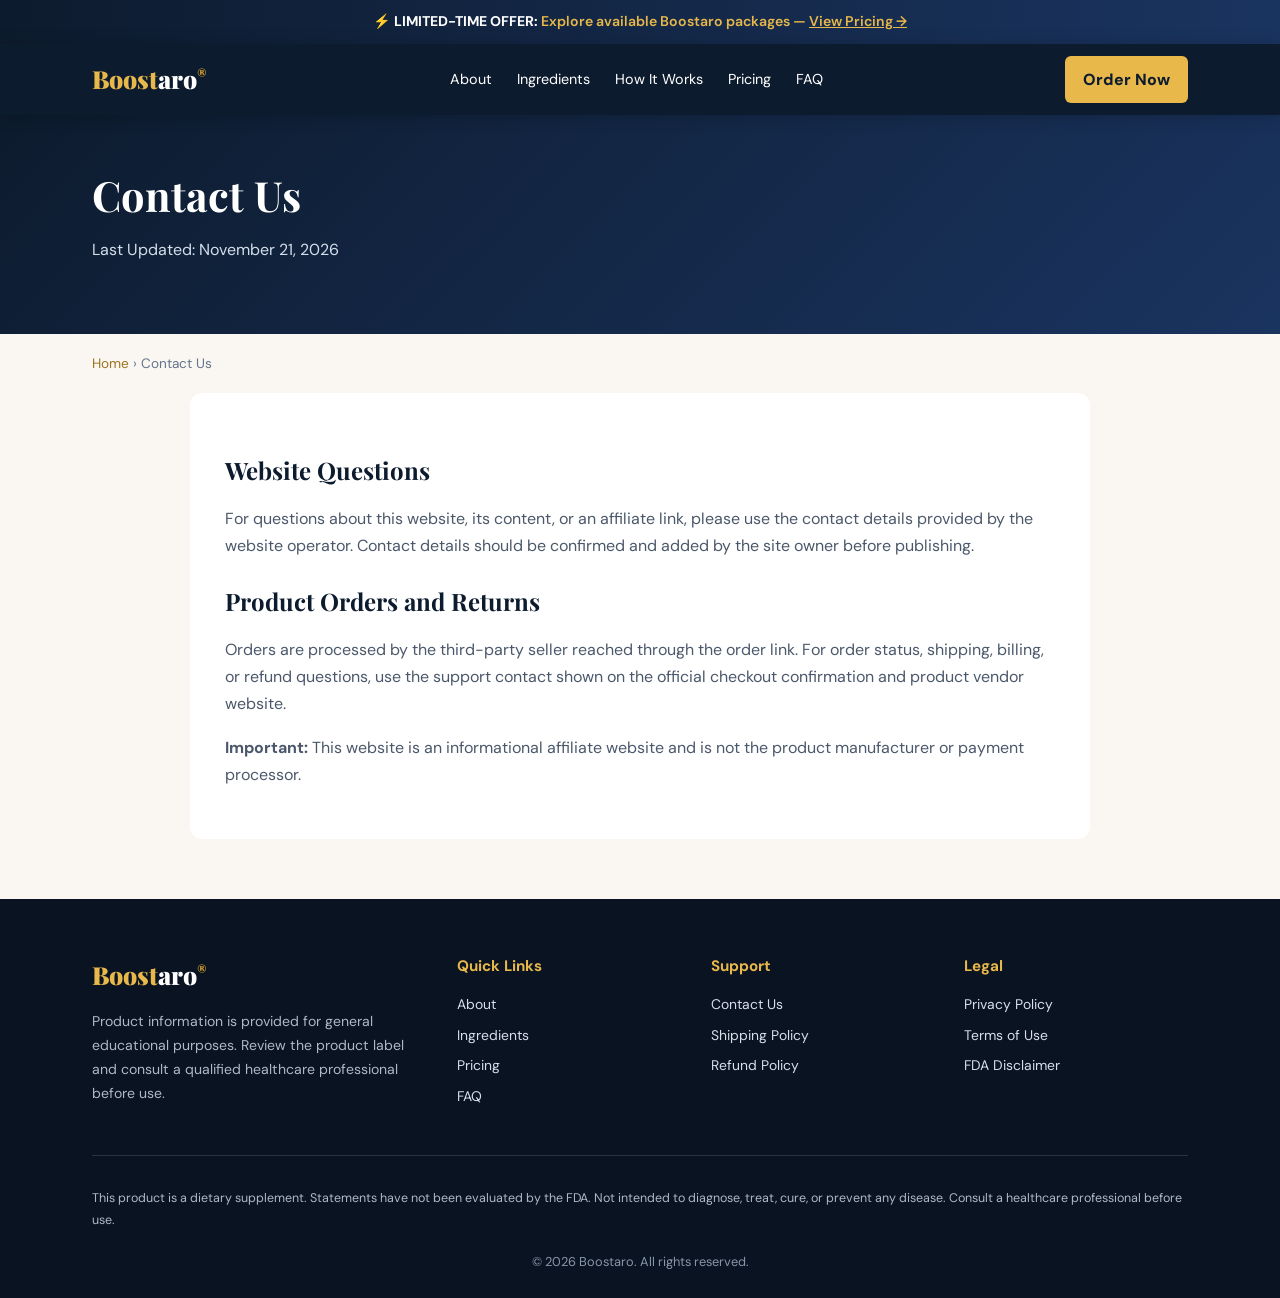
<file: contact.html>
<!doctype html><html lang="en"><head><meta charset="utf-8"><meta name="viewport" content="width=device-width,initial-scale=1"><title>Contact Us | Boostaro</title><meta name="description" content="Contact information for questions about this Boostaro information website."><link rel="canonical" href="https://en-boostaro.vercel.app/contact.html"><meta name="robots" content="index,follow"><link rel="icon" href="images/favicon.png"><link rel="preconnect" href="https://fonts.googleapis.com"><link href="https://fonts.googleapis.com/css2?family=Playfair+Display:wght@700;900&family=DM+Sans:wght@300;400;500;600;700&display=swap" rel="stylesheet"><link rel="stylesheet" href="main.css"></head><body><div id="announcement">⚡ <strong>LIMITED-TIME OFFER:</strong> Explore available Boostaro packages — <a href="index.html#pricing">View Pricing →</a></div>
<header id="site-header"><div class="header-inner"><a href="index.html" class="logo">Boost<span>aro</span><sup>®</sup></a><nav><a href="index.html#what-is">About</a><a href="index.html#ingredients">Ingredients</a><a href="index.html#how-it-works">How It Works</a><a href="index.html#pricing">Pricing</a><a href="index.html#faq">FAQ</a></nav><a href="https://mwebkivo.com/9673/16838/6/?" rel="nofollow sponsored noopener"  class="header-cta" rel="nofollow sponsored noopener">Order Now</a></div></header><section class="legal-hero"><div class="container"><h1>Contact Us</h1><p class="updated">Last Updated: November 21, 2026</p></div></section><div class="breadcrumb"><div class="container"><a href="index.html">Home</a> › Contact Us</div></div><main class="container"><div class="legal-content"><h2>Website Questions</h2><p>For questions about this website, its content, or an affiliate link, please use the contact details provided by the website operator. Contact details should be confirmed and added by the site owner before publishing.</p><h2>Product Orders and Returns</h2><p>Orders are processed by the third-party seller reached through the order link. For order status, shipping, billing, or refund questions, use the support contact shown on the official checkout confirmation and product vendor website.</p><p><strong>Important:</strong> This website is an informational affiliate website and is not the product manufacturer or payment processor.</p></div></main><footer id="footer"><div class="container"><div class="footer-grid"><div class="footer-brand"><div class="logo">Boost<span>aro</span><sup>®</sup></div><p>Product information is provided for general educational purposes. Review the product label and consult a qualified healthcare professional before use.</p></div><div class="footer-col"><h5>Quick Links</h5><ul><li><a href="index.html#what-is">About</a></li><li><a href="index.html#ingredients">Ingredients</a></li><li><a href="index.html#pricing">Pricing</a></li><li><a href="index.html#faq">FAQ</a></li></ul></div><div class="footer-col"><h5>Support</h5><ul><li><a href="contact.html">Contact Us</a></li><li><a href="shipping-policy.html">Shipping Policy</a></li><li><a href="refund-policy.html">Refund Policy</a></li></ul></div><div class="footer-col"><h5>Legal</h5><ul><li><a href="privacy-policy.html">Privacy Policy</a></li><li><a href="terms.html">Terms of Use</a></li><li><a href="fda-disclaimer.html">FDA Disclaimer</a></li></ul></div></div><div class="footer-bottom"><p class="footer-disclaimer">This product is a dietary supplement. Statements have not been evaluated by the FDA. Not intended to diagnose, treat, cure, or prevent any disease. Consult a healthcare professional before use.</p><p class="footer-copyright">© 2026 Boostaro. All rights reserved.</p></div></div></footer></body></html>
</file>
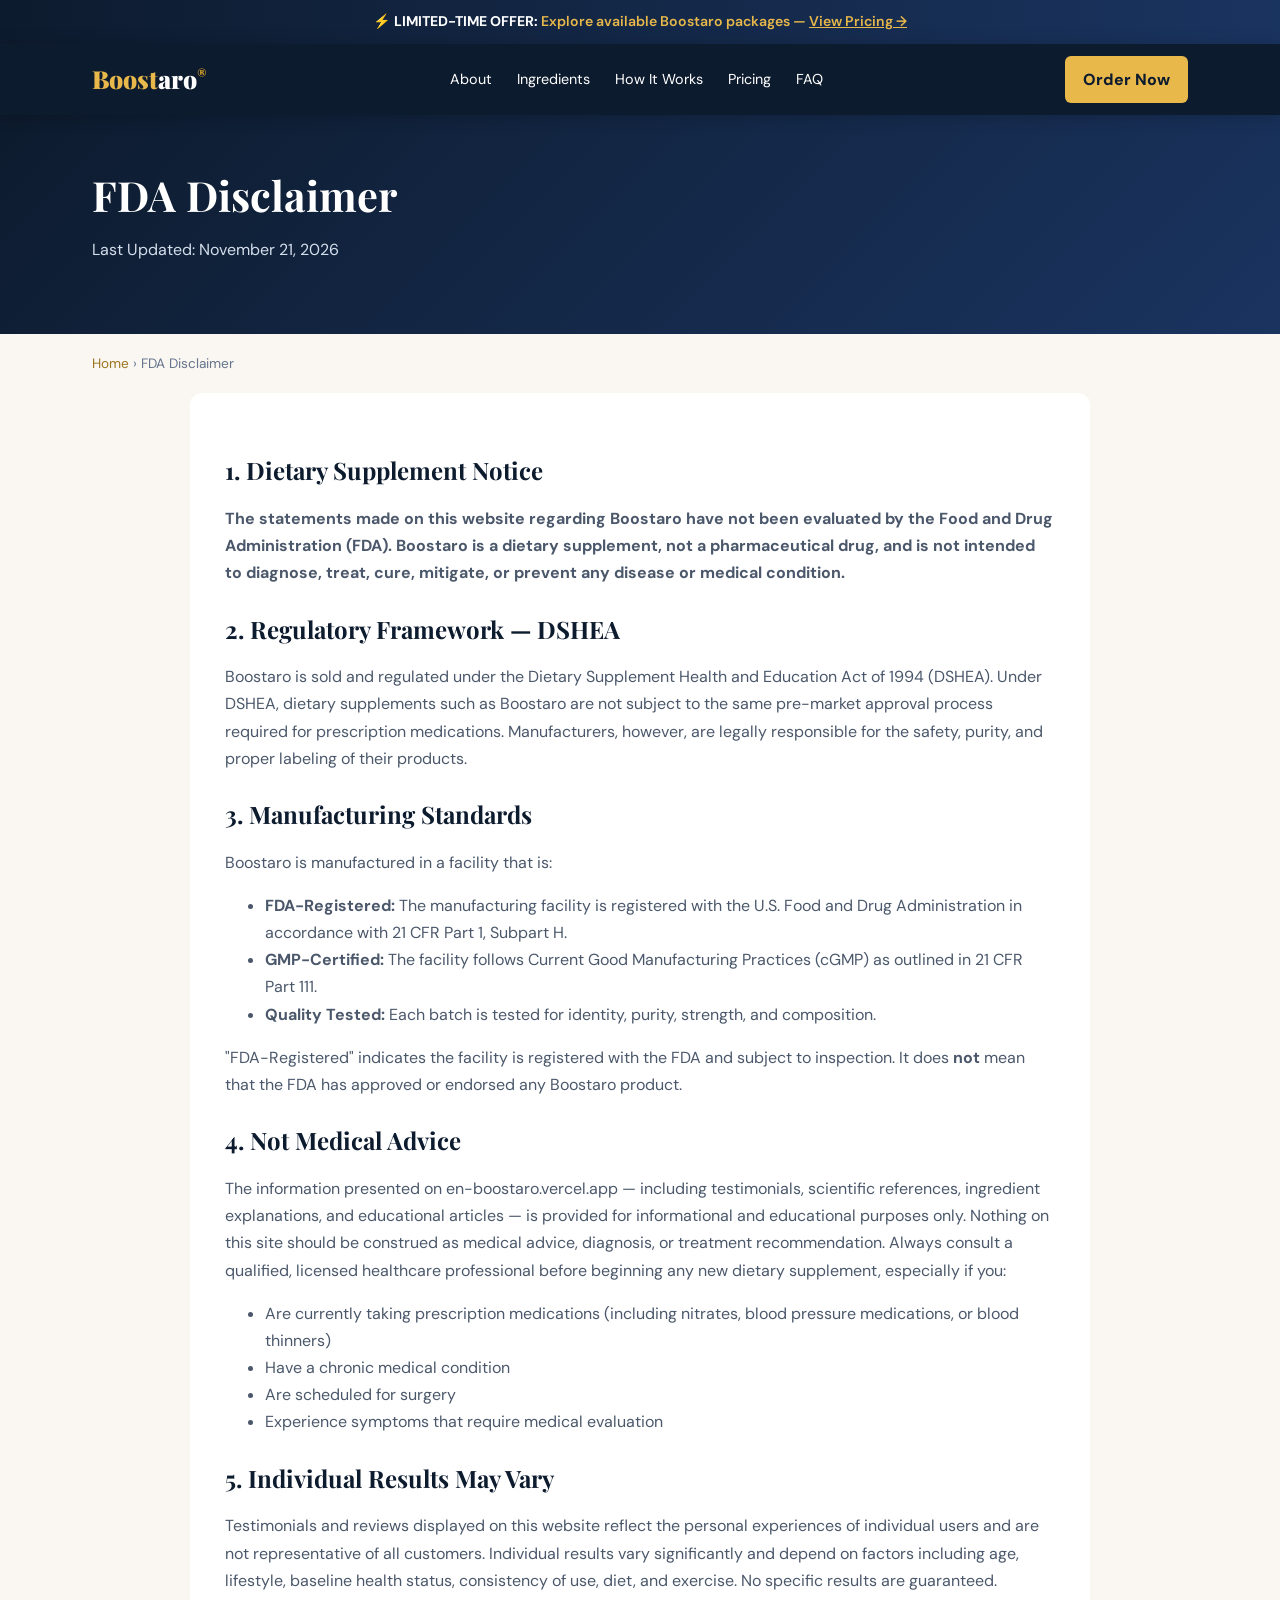
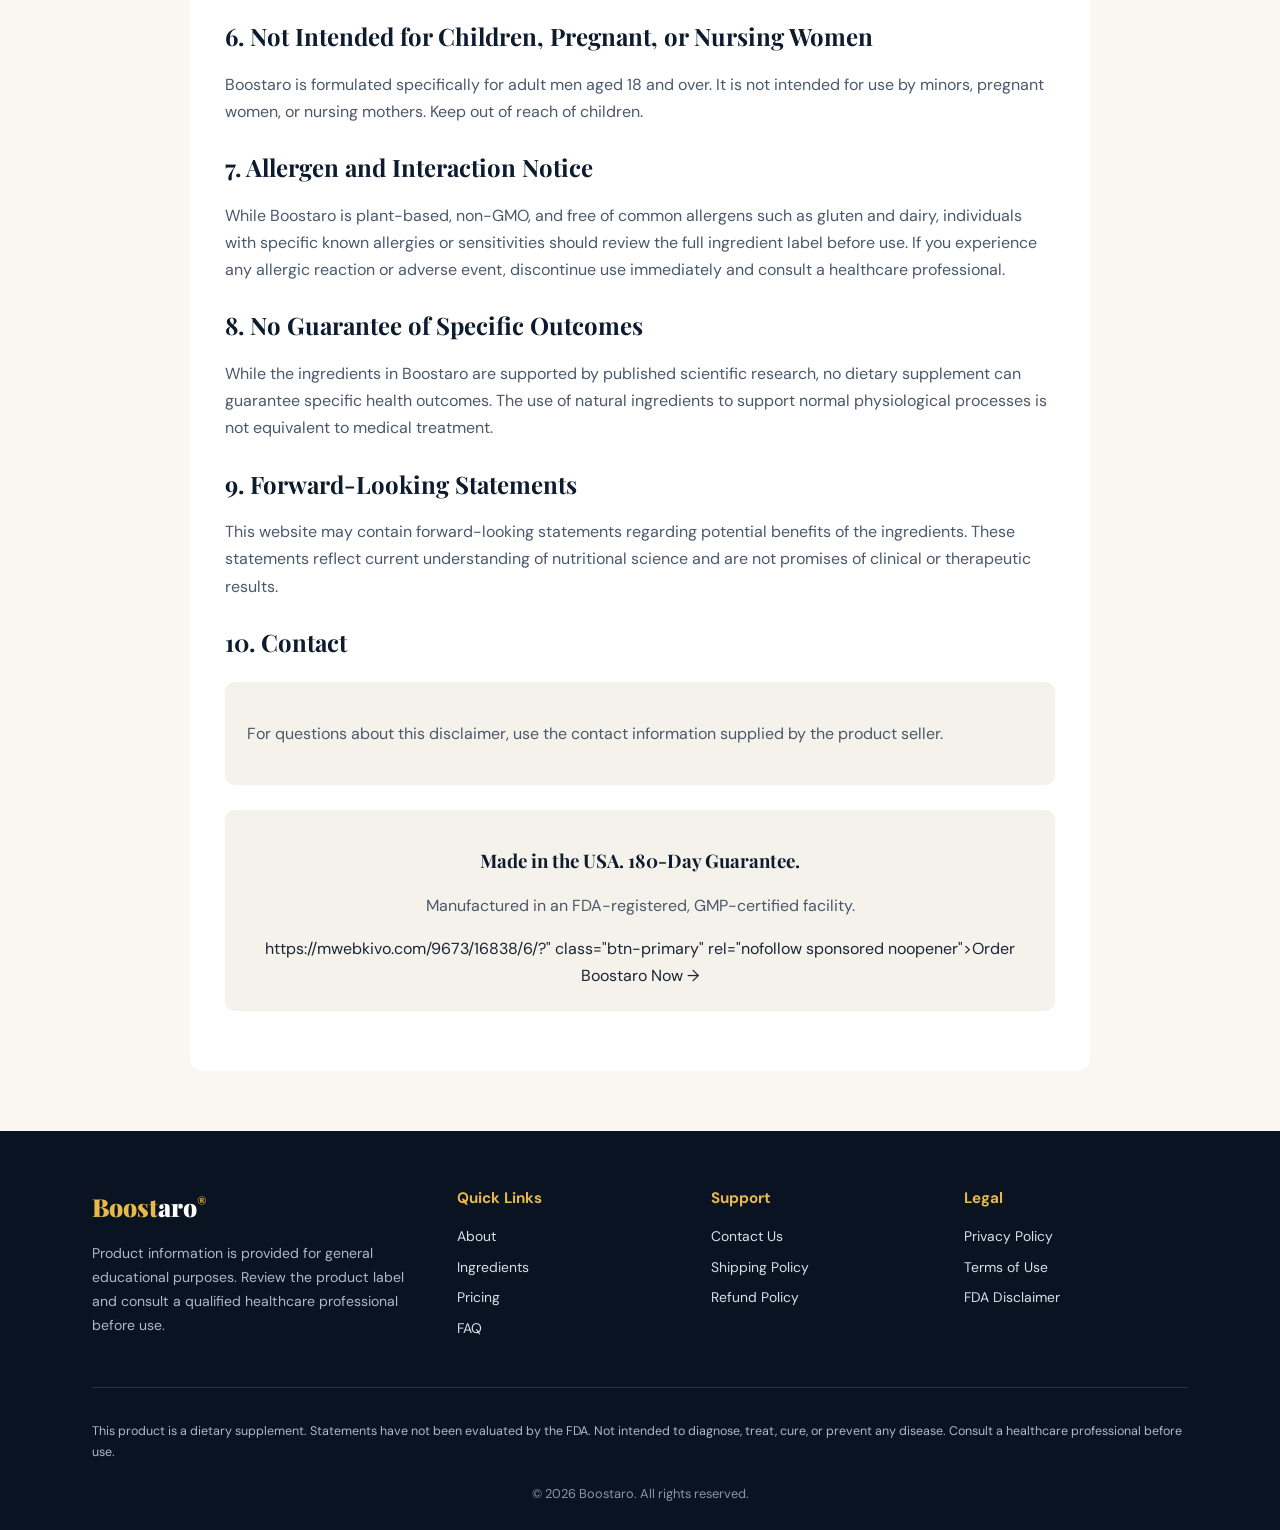
<file: fda-disclaimer.html>
<!doctype html><html lang="en"><head><meta charset="utf-8"><meta name="viewport" content="width=device-width,initial-scale=1"><title>FDA Disclaimer | Boostaro</title><meta name="description" content="FDA Disclaimer information for the Boostaro website."><link rel="canonical" href="https://en-boostaro.vercel.app/fda-disclaimer.html"><meta name="robots" content="index,follow"><link rel="icon" href="images/favicon.png"><link rel="preconnect" href="https://fonts.googleapis.com"><link href="https://fonts.googleapis.com/css2?family=Playfair+Display:wght@700;900&family=DM+Sans:wght@300;400;500;600;700&display=swap" rel="stylesheet"><link rel="stylesheet" href="main.css"></head><body><div id="announcement">⚡ <strong>LIMITED-TIME OFFER:</strong> Explore available Boostaro packages — <a href="index.html#pricing">View Pricing →</a></div>
<header id="site-header"><div class="header-inner"><a href="index.html" class="logo">Boost<span>aro</span><sup>®</sup></a><nav><a href="index.html#what-is">About</a><a href="index.html#ingredients">Ingredients</a><a href="index.html#how-it-works">How It Works</a><a href="index.html#pricing">Pricing</a><a href="index.html#faq">FAQ</a></nav><a href="https://mwebkivo.com/9673/16838/6/?" rel="nofollow sponsored noopener"  class="header-cta" rel="nofollow sponsored noopener">Order Now</a></div></header><section class="legal-hero"><div class="container"><h1>FDA Disclaimer</h1><p class="updated">Last Updated: November 21, 2026</p></div></section><div class="breadcrumb"><div class="container"><a href="index.html">Home</a> › FDA Disclaimer</div></div><main class="container"><div class="legal-content">


<h2>1. Dietary Supplement Notice</h2>
<p><strong>The statements made on this website regarding Boostaro have not been evaluated by the Food and Drug Administration (FDA). Boostaro is a dietary supplement, not a pharmaceutical drug, and is not intended to diagnose, treat, cure, mitigate, or prevent any disease or medical condition.</strong></p>


<h2>2. Regulatory Framework — DSHEA</h2>
<p>Boostaro is sold and regulated under the Dietary Supplement Health and Education Act of 1994 (DSHEA). Under DSHEA, dietary supplements such as Boostaro are not subject to the same pre-market approval process required for prescription medications. Manufacturers, however, are legally responsible for the safety, purity, and proper labeling of their products.</p>


<h2>3. Manufacturing Standards</h2>
<p>Boostaro is manufactured in a facility that is:</p>
<ul>
<li><strong>FDA-Registered:</strong> The manufacturing facility is registered with the U.S. Food and Drug Administration in accordance with 21 CFR Part 1, Subpart H.</li>
<li><strong>GMP-Certified:</strong> The facility follows Current Good Manufacturing Practices (cGMP) as outlined in 21 CFR Part 111.</li>
<li><strong>Quality Tested:</strong> Each batch is tested for identity, purity, strength, and composition.</li>
</ul>
<p>"FDA-Registered" indicates the facility is registered with the FDA and subject to inspection. It does <strong>not</strong> mean that the FDA has approved or endorsed any Boostaro product.</p>


<h2>4. Not Medical Advice</h2>
<p>The information presented on en-boostaro.vercel.app — including testimonials, scientific references, ingredient explanations, and educational articles — is provided for informational and educational purposes only. Nothing on this site should be construed as medical advice, diagnosis, or treatment recommendation. Always consult a qualified, licensed healthcare professional before beginning any new dietary supplement, especially if you:</p>
<ul>
<li>Are currently taking prescription medications (including nitrates, blood pressure medications, or blood thinners)</li>
<li>Have a chronic medical condition</li>
<li>Are scheduled for surgery</li>
<li>Experience symptoms that require medical evaluation</li>
</ul>


<h2>5. Individual Results May Vary</h2>
<p>Testimonials and reviews displayed on this website reflect the personal experiences of individual users and are not representative of all customers. Individual results vary significantly and depend on factors including age, lifestyle, baseline health status, consistency of use, diet, and exercise. No specific results are guaranteed.</p>


<h2>6. Not Intended for Children, Pregnant, or Nursing Women</h2>
<p>Boostaro is formulated specifically for adult men aged 18 and over. It is not intended for use by minors, pregnant women, or nursing mothers. Keep out of reach of children.</p>


<h2>7. Allergen and Interaction Notice</h2>
<p>While Boostaro is plant-based, non-GMO, and free of common allergens such as gluten and dairy, individuals with specific known allergies or sensitivities should review the full ingredient label before use. If you experience any allergic reaction or adverse event, discontinue use immediately and consult a healthcare professional.</p>


<h2>8. No Guarantee of Specific Outcomes</h2>
<p>While the ingredients in Boostaro are supported by published scientific research, no dietary supplement can guarantee specific health outcomes. The use of natural ingredients to support normal physiological processes is not equivalent to medical treatment.</p>


<h2>9. Forward-Looking Statements</h2>
<p>This website may contain forward-looking statements regarding potential benefits of the ingredients. These statements reflect current understanding of nutritional science and are not promises of clinical or therapeutic results.</p>


<h2>10. Contact</h2>
<div class="contact-block">
<p>For questions about this disclaimer, use the contact information supplied by the product seller.</p>

</div>


<div class="mini-cta">
<h3>Made in the USA. 180-Day Guarantee.</h3>
<p>Manufactured in an FDA-registered, GMP-certified facility.</p>
<a href="<a href="https://mwebkivo.com/9673/16838/6/?" rel="nofollow sponsored noopener" >https://mwebkivo.com/9673/16838/6/?</a>" class="btn-primary" rel="nofollow sponsored noopener">Order Boostaro Now →</a>
</div></main><footer id="footer"><div class="container"><div class="footer-grid"><div class="footer-brand"><div class="logo">Boost<span>aro</span><sup>®</sup></div><p>Product information is provided for general educational purposes. Review the product label and consult a qualified healthcare professional before use.</p></div><div class="footer-col"><h5>Quick Links</h5><ul><li><a href="index.html#what-is">About</a></li><li><a href="index.html#ingredients">Ingredients</a></li><li><a href="index.html#pricing">Pricing</a></li><li><a href="index.html#faq">FAQ</a></li></ul></div><div class="footer-col"><h5>Support</h5><ul><li><a href="contact.html">Contact Us</a></li><li><a href="shipping-policy.html">Shipping Policy</a></li><li><a href="refund-policy.html">Refund Policy</a></li></ul></div><div class="footer-col"><h5>Legal</h5><ul><li><a href="privacy-policy.html">Privacy Policy</a></li><li><a href="terms.html">Terms of Use</a></li><li><a href="fda-disclaimer.html">FDA Disclaimer</a></li></ul></div></div><div class="footer-bottom"><p class="footer-disclaimer">This product is a dietary supplement. Statements have not been evaluated by the FDA. Not intended to diagnose, treat, cure, or prevent any disease. Consult a healthcare professional before use.</p><p class="footer-copyright">© 2026 Boostaro. All rights reserved.</p></div></div></footer></body></html>
</file>
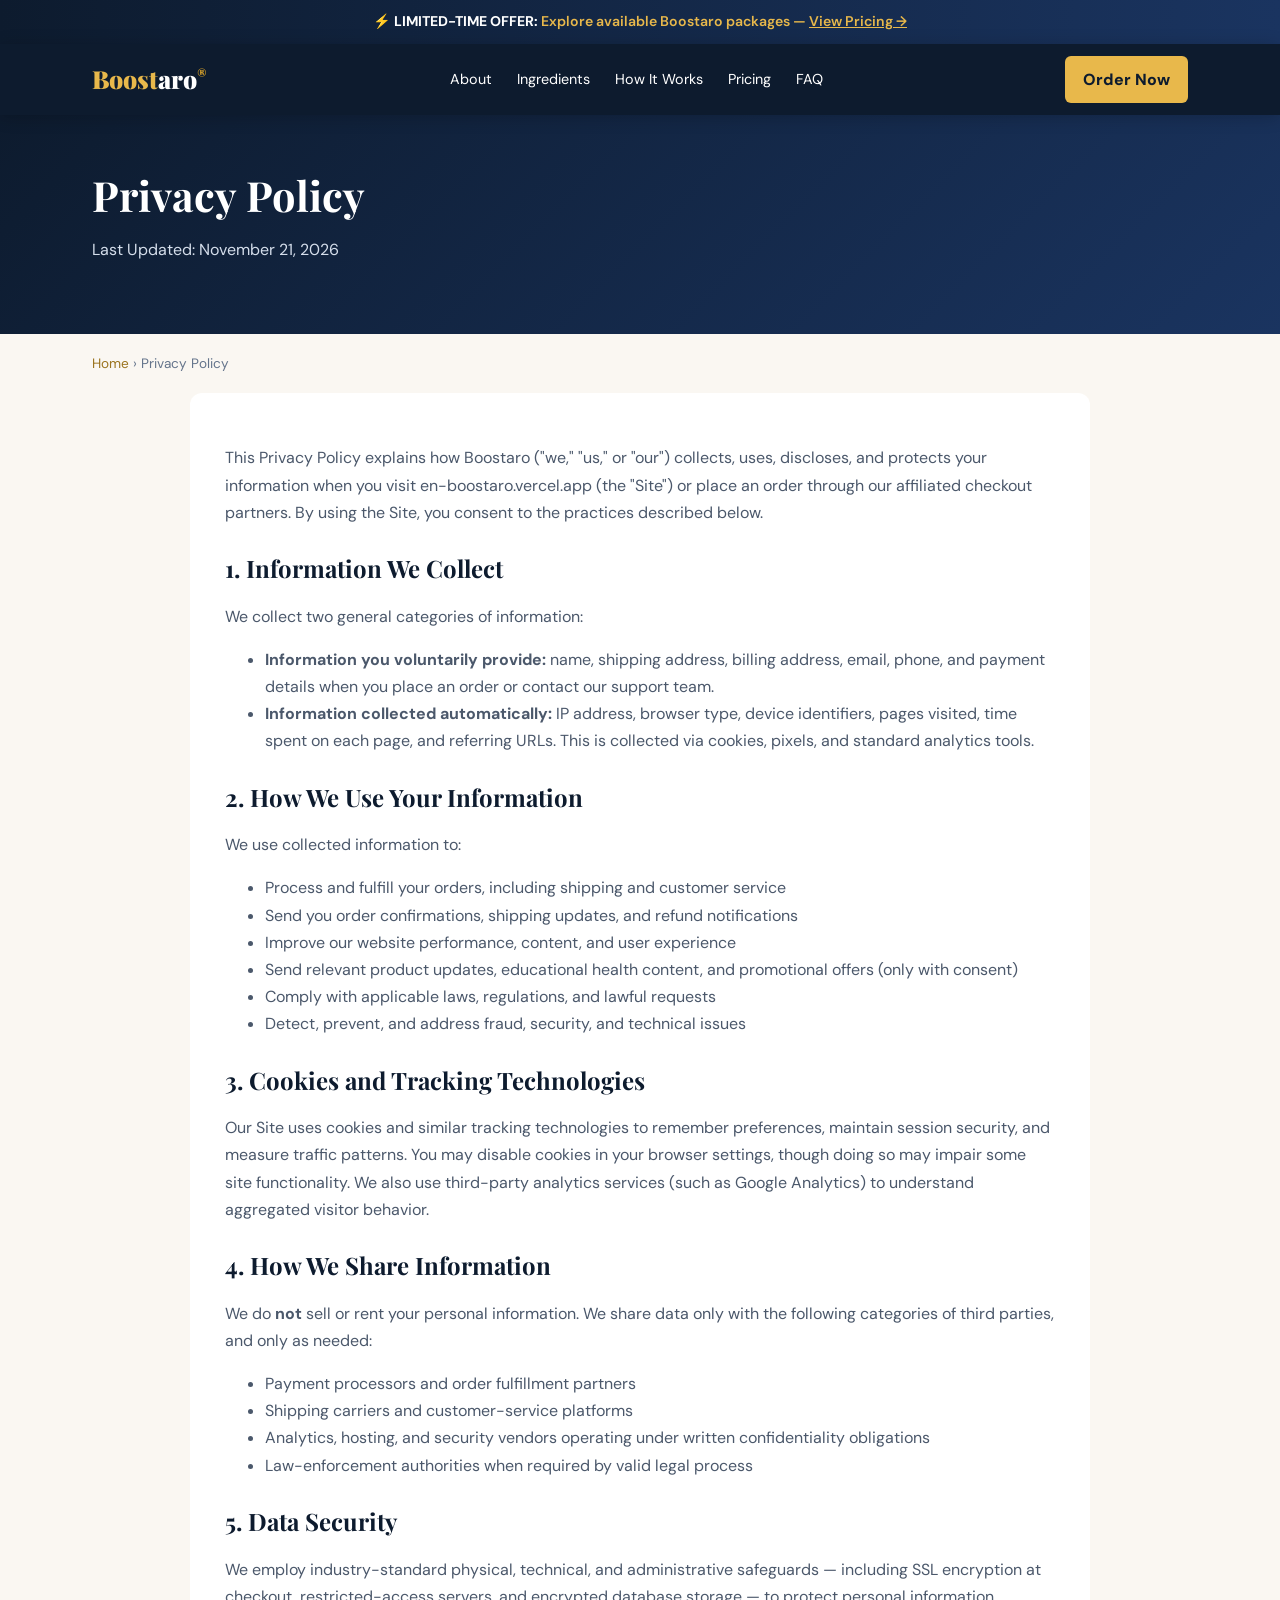
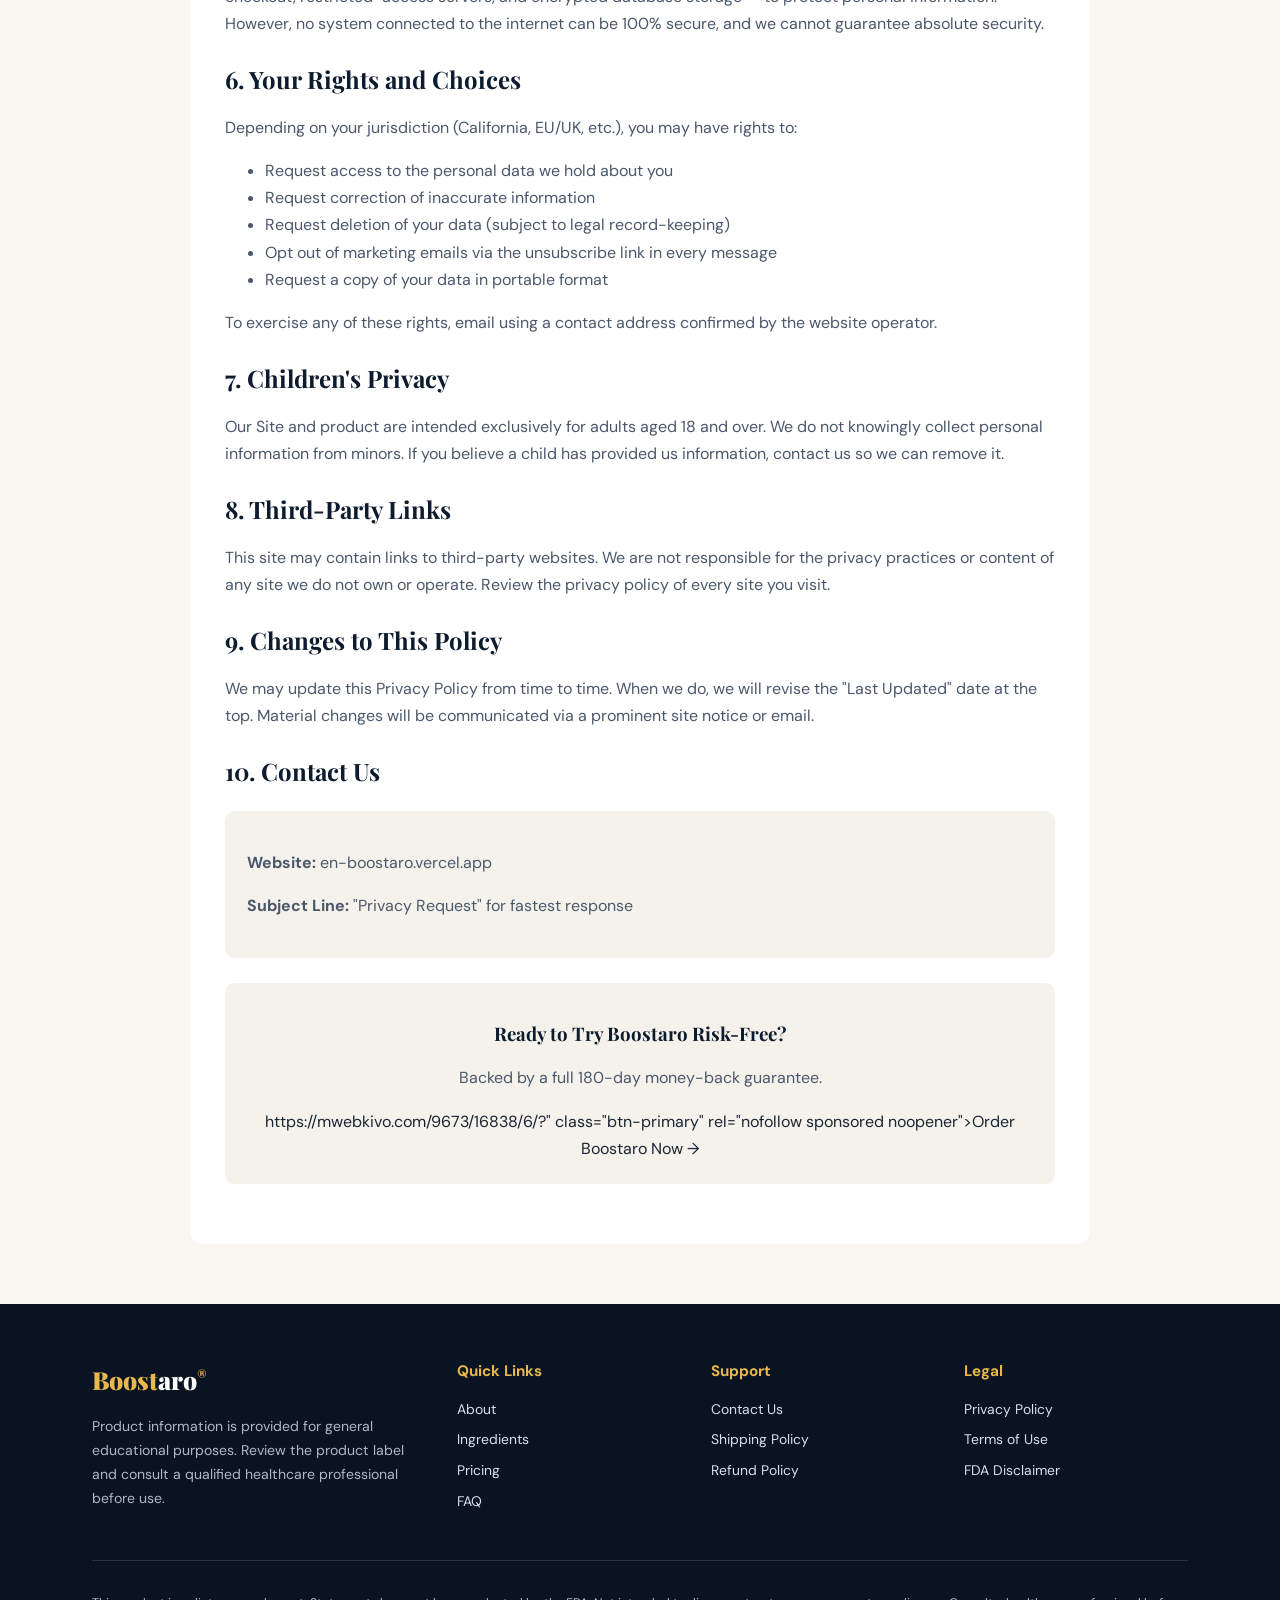
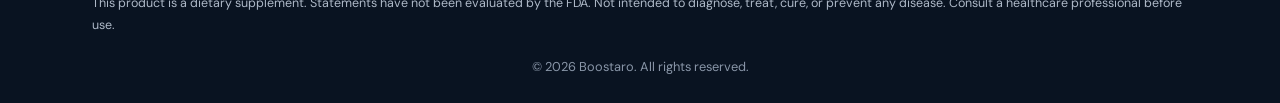
<file: privacy-policy.html>
<!doctype html><html lang="en"><head><meta charset="utf-8"><meta name="viewport" content="width=device-width,initial-scale=1"><title>Privacy Policy | Boostaro</title><meta name="description" content="Privacy Policy information for the Boostaro website."><link rel="canonical" href="https://en-boostaro.vercel.app/privacy-policy.html"><meta name="robots" content="index,follow"><link rel="icon" href="images/favicon.png"><link rel="preconnect" href="https://fonts.googleapis.com"><link href="https://fonts.googleapis.com/css2?family=Playfair+Display:wght@700;900&family=DM+Sans:wght@300;400;500;600;700&display=swap" rel="stylesheet"><link rel="stylesheet" href="main.css"></head><body><div id="announcement">⚡ <strong>LIMITED-TIME OFFER:</strong> Explore available Boostaro packages — <a href="index.html#pricing">View Pricing →</a></div>
<header id="site-header"><div class="header-inner"><a href="index.html" class="logo">Boost<span>aro</span><sup>®</sup></a><nav><a href="index.html#what-is">About</a><a href="index.html#ingredients">Ingredients</a><a href="index.html#how-it-works">How It Works</a><a href="index.html#pricing">Pricing</a><a href="index.html#faq">FAQ</a></nav><a href="https://mwebkivo.com/9673/16838/6/?" rel="nofollow sponsored noopener"  class="header-cta" rel="nofollow sponsored noopener">Order Now</a></div></header><section class="legal-hero"><div class="container"><h1>Privacy Policy</h1><p class="updated">Last Updated: November 21, 2026</p></div></section><div class="breadcrumb"><div class="container"><a href="index.html">Home</a> › Privacy Policy</div></div><main class="container"><div class="legal-content">
<p>This Privacy Policy explains how Boostaro ("we," "us," or "our") collects, uses, discloses, and protects your information when you visit en-boostaro.vercel.app (the "Site") or place an order through our affiliated checkout partners. By using the Site, you consent to the practices described below.</p>


<h2>1. Information We Collect</h2>
<p>We collect two general categories of information:</p>
<ul>
<li><strong>Information you voluntarily provide:</strong> name, shipping address, billing address, email, phone, and payment details when you place an order or contact our support team.</li>
<li><strong>Information collected automatically:</strong> IP address, browser type, device identifiers, pages visited, time spent on each page, and referring URLs. This is collected via cookies, pixels, and standard analytics tools.</li>
</ul>


<h2>2. How We Use Your Information</h2>
<p>We use collected information to:</p>
<ul>
<li>Process and fulfill your orders, including shipping and customer service</li>
<li>Send you order confirmations, shipping updates, and refund notifications</li>
<li>Improve our website performance, content, and user experience</li>
<li>Send relevant product updates, educational health content, and promotional offers (only with consent)</li>
<li>Comply with applicable laws, regulations, and lawful requests</li>
<li>Detect, prevent, and address fraud, security, and technical issues</li>
</ul>


<h2>3. Cookies and Tracking Technologies</h2>
<p>Our Site uses cookies and similar tracking technologies to remember preferences, maintain session security, and measure traffic patterns. You may disable cookies in your browser settings, though doing so may impair some site functionality. We also use third-party analytics services (such as Google Analytics) to understand aggregated visitor behavior.</p>


<h2>4. How We Share Information</h2>
<p>We do <strong>not</strong> sell or rent your personal information. We share data only with the following categories of third parties, and only as needed:</p>
<ul>
<li>Payment processors and order fulfillment partners</li>
<li>Shipping carriers and customer-service platforms</li>
<li>Analytics, hosting, and security vendors operating under written confidentiality obligations</li>
<li>Law-enforcement authorities when required by valid legal process</li>
</ul>


<h2>5. Data Security</h2>
<p>We employ industry-standard physical, technical, and administrative safeguards — including SSL encryption at checkout, restricted-access servers, and encrypted database storage — to protect personal information. However, no system connected to the internet can be 100% secure, and we cannot guarantee absolute security.</p>


<h2>6. Your Rights and Choices</h2>
<p>Depending on your jurisdiction (California, EU/UK, etc.), you may have rights to:</p>
<ul>
<li>Request access to the personal data we hold about you</li>
<li>Request correction of inaccurate information</li>
<li>Request deletion of your data (subject to legal record-keeping)</li>
<li>Opt out of marketing emails via the unsubscribe link in every message</li>
<li>Request a copy of your data in portable format</li>
</ul>
<p>To exercise any of these rights, email <strong></strong> using a contact address confirmed by the website operator.</p>


<h2>7. Children's Privacy</h2>
<p>Our Site and product are intended exclusively for adults aged 18 and over. We do not knowingly collect personal information from minors. If you believe a child has provided us information, contact us so we can remove it.</p>


<h2>8. Third-Party Links</h2>
<p>This site may contain links to third-party websites. We are not responsible for the privacy practices or content of any site we do not own or operate. Review the privacy policy of every site you visit.</p>


<h2>9. Changes to This Policy</h2>
<p>We may update this Privacy Policy from time to time. When we do, we will revise the "Last Updated" date at the top. Material changes will be communicated via a prominent site notice or email.</p>


<h2>10. Contact Us</h2>
<div class="contact-block">

<p><strong>Website:</strong> en-boostaro.vercel.app</p>
<p><strong>Subject Line:</strong> "Privacy Request" for fastest response</p>
</div>


<div class="mini-cta">
<h3>Ready to Try Boostaro Risk-Free?</h3>
<p>Backed by a full 180-day money-back guarantee.</p>
<a href="<a href="https://mwebkivo.com/9673/16838/6/?" rel="nofollow sponsored noopener" >https://mwebkivo.com/9673/16838/6/?</a>" class="btn-primary" rel="nofollow sponsored noopener">Order Boostaro Now →</a>
</div></main><footer id="footer"><div class="container"><div class="footer-grid"><div class="footer-brand"><div class="logo">Boost<span>aro</span><sup>®</sup></div><p>Product information is provided for general educational purposes. Review the product label and consult a qualified healthcare professional before use.</p></div><div class="footer-col"><h5>Quick Links</h5><ul><li><a href="index.html#what-is">About</a></li><li><a href="index.html#ingredients">Ingredients</a></li><li><a href="index.html#pricing">Pricing</a></li><li><a href="index.html#faq">FAQ</a></li></ul></div><div class="footer-col"><h5>Support</h5><ul><li><a href="contact.html">Contact Us</a></li><li><a href="shipping-policy.html">Shipping Policy</a></li><li><a href="refund-policy.html">Refund Policy</a></li></ul></div><div class="footer-col"><h5>Legal</h5><ul><li><a href="privacy-policy.html">Privacy Policy</a></li><li><a href="terms.html">Terms of Use</a></li><li><a href="fda-disclaimer.html">FDA Disclaimer</a></li></ul></div></div><div class="footer-bottom"><p class="footer-disclaimer">This product is a dietary supplement. Statements have not been evaluated by the FDA. Not intended to diagnose, treat, cure, or prevent any disease. Consult a healthcare professional before use.</p><p class="footer-copyright">© 2026 Boostaro. All rights reserved.</p></div></div></footer></body></html>
</file>
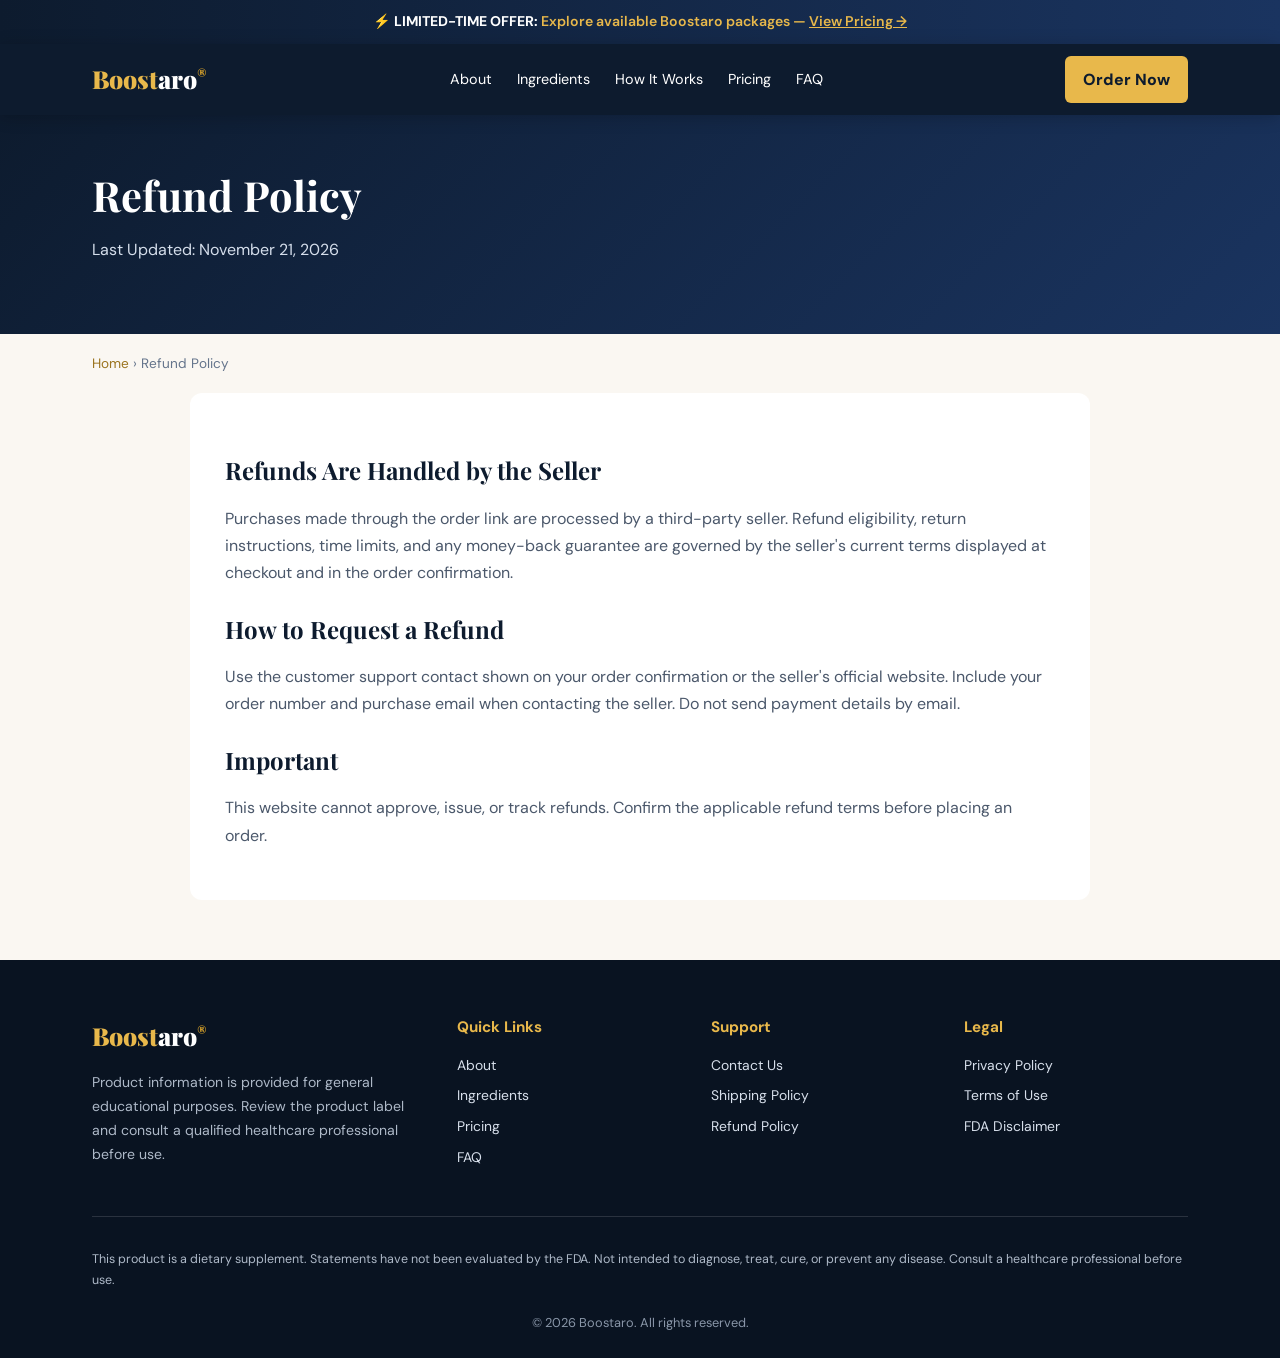
<file: refund-policy.html>
<!doctype html><html lang="en"><head><meta charset="utf-8"><meta name="viewport" content="width=device-width,initial-scale=1"><title>Refund Policy | Boostaro</title><meta name="description" content="Refund and return information for Boostaro purchases made through the third-party seller."><link rel="canonical" href="https://en-boostaro.vercel.app/refund-policy.html"><meta name="robots" content="index,follow"><link rel="icon" href="images/favicon.png"><link rel="preconnect" href="https://fonts.googleapis.com"><link href="https://fonts.googleapis.com/css2?family=Playfair+Display:wght@700;900&family=DM+Sans:wght@300;400;500;600;700&display=swap" rel="stylesheet"><link rel="stylesheet" href="main.css"></head><body><div id="announcement">⚡ <strong>LIMITED-TIME OFFER:</strong> Explore available Boostaro packages — <a href="index.html#pricing">View Pricing →</a></div>
<header id="site-header"><div class="header-inner"><a href="index.html" class="logo">Boost<span>aro</span><sup>®</sup></a><nav><a href="index.html#what-is">About</a><a href="index.html#ingredients">Ingredients</a><a href="index.html#how-it-works">How It Works</a><a href="index.html#pricing">Pricing</a><a href="index.html#faq">FAQ</a></nav><a href="https://mwebkivo.com/9673/16838/6/?" rel="nofollow sponsored noopener"  class="header-cta" rel="nofollow sponsored noopener">Order Now</a></div></header><section class="legal-hero"><div class="container"><h1>Refund Policy</h1><p class="updated">Last Updated: November 21, 2026</p></div></section><div class="breadcrumb"><div class="container"><a href="index.html">Home</a> › Refund Policy</div></div><main class="container"><div class="legal-content"><h2>Refunds Are Handled by the Seller</h2><p>Purchases made through the order link are processed by a third-party seller. Refund eligibility, return instructions, time limits, and any money-back guarantee are governed by the seller's current terms displayed at checkout and in the order confirmation.</p><h2>How to Request a Refund</h2><p>Use the customer support contact shown on your order confirmation or the seller's official website. Include your order number and purchase email when contacting the seller. Do not send payment details by email.</p><h2>Important</h2><p>This website cannot approve, issue, or track refunds. Confirm the applicable refund terms before placing an order.</p></div></main><footer id="footer"><div class="container"><div class="footer-grid"><div class="footer-brand"><div class="logo">Boost<span>aro</span><sup>®</sup></div><p>Product information is provided for general educational purposes. Review the product label and consult a qualified healthcare professional before use.</p></div><div class="footer-col"><h5>Quick Links</h5><ul><li><a href="index.html#what-is">About</a></li><li><a href="index.html#ingredients">Ingredients</a></li><li><a href="index.html#pricing">Pricing</a></li><li><a href="index.html#faq">FAQ</a></li></ul></div><div class="footer-col"><h5>Support</h5><ul><li><a href="contact.html">Contact Us</a></li><li><a href="shipping-policy.html">Shipping Policy</a></li><li><a href="refund-policy.html">Refund Policy</a></li></ul></div><div class="footer-col"><h5>Legal</h5><ul><li><a href="privacy-policy.html">Privacy Policy</a></li><li><a href="terms.html">Terms of Use</a></li><li><a href="fda-disclaimer.html">FDA Disclaimer</a></li></ul></div></div><div class="footer-bottom"><p class="footer-disclaimer">This product is a dietary supplement. Statements have not been evaluated by the FDA. Not intended to diagnose, treat, cure, or prevent any disease. Consult a healthcare professional before use.</p><p class="footer-copyright">© 2026 Boostaro. All rights reserved.</p></div></div></footer></body></html>
</file>
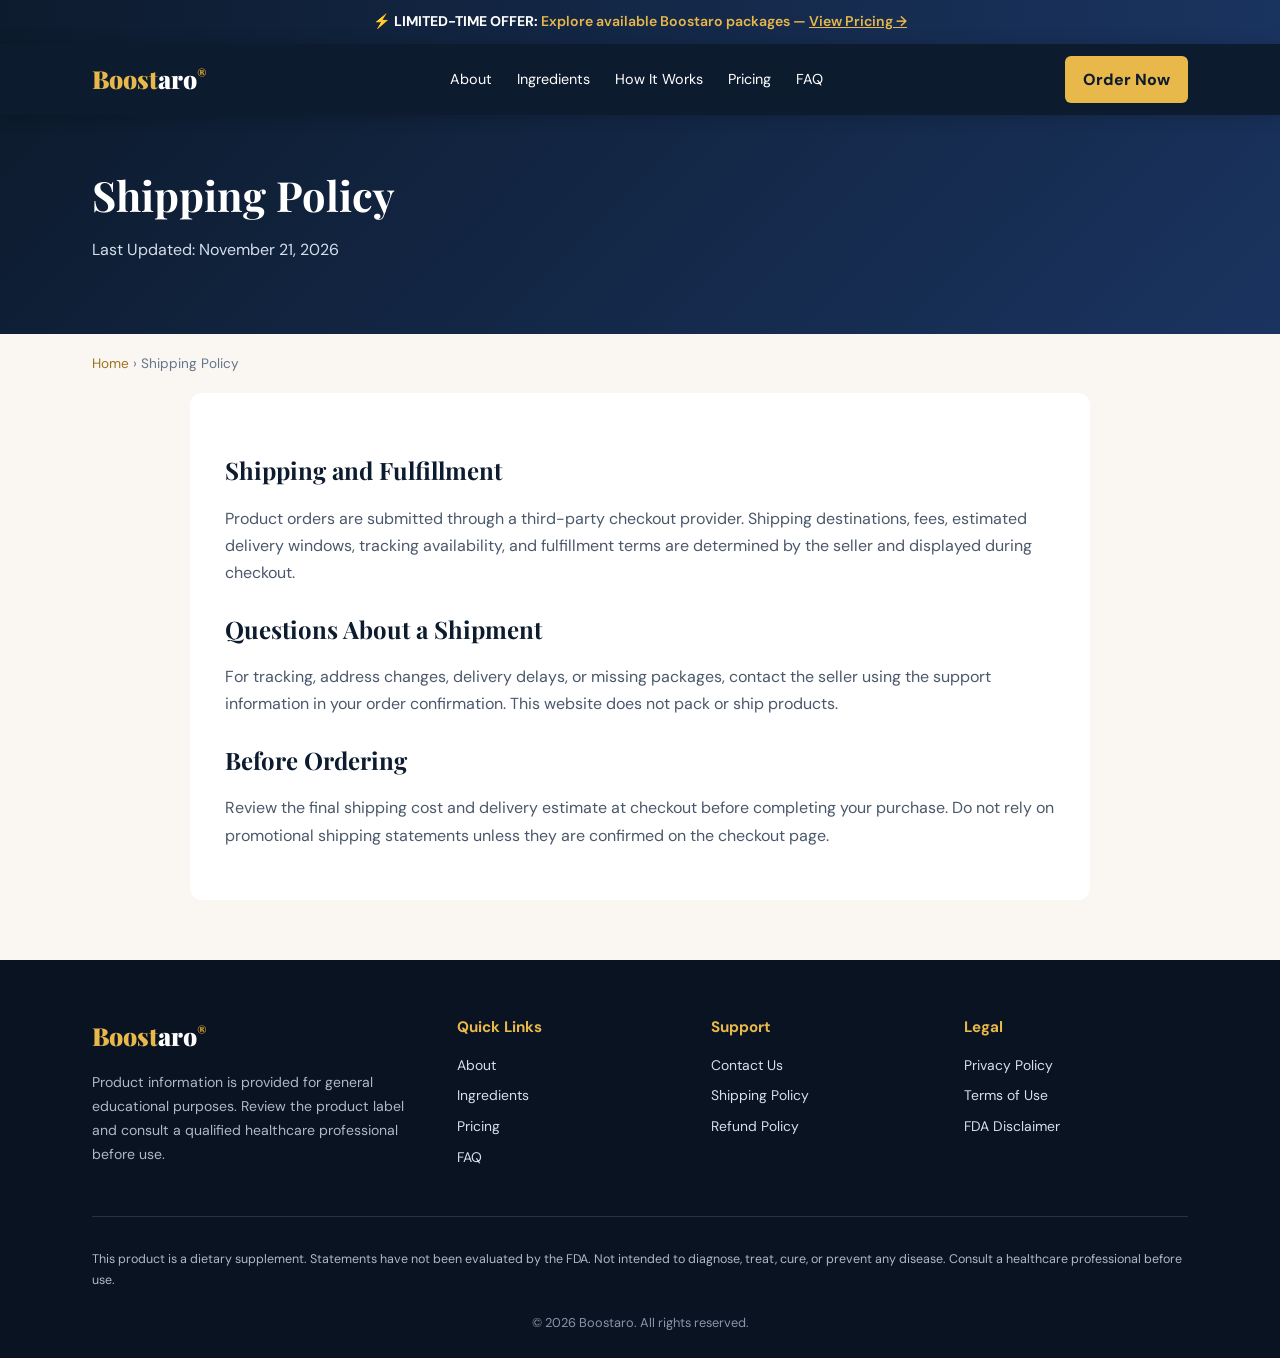
<file: shipping-policy.html>
<!doctype html><html lang="en"><head><meta charset="utf-8"><meta name="viewport" content="width=device-width,initial-scale=1"><title>Shipping Policy | Boostaro</title><meta name="description" content="Shipping information for Boostaro orders placed through the third-party seller."><link rel="canonical" href="https://en-boostaro.vercel.app/shipping-policy.html"><meta name="robots" content="index,follow"><link rel="icon" href="images/favicon.png"><link rel="preconnect" href="https://fonts.googleapis.com"><link href="https://fonts.googleapis.com/css2?family=Playfair+Display:wght@700;900&family=DM+Sans:wght@300;400;500;600;700&display=swap" rel="stylesheet"><link rel="stylesheet" href="main.css"></head><body><div id="announcement">⚡ <strong>LIMITED-TIME OFFER:</strong> Explore available Boostaro packages — <a href="index.html#pricing">View Pricing →</a></div>
<header id="site-header"><div class="header-inner"><a href="index.html" class="logo">Boost<span>aro</span><sup>®</sup></a><nav><a href="index.html#what-is">About</a><a href="index.html#ingredients">Ingredients</a><a href="index.html#how-it-works">How It Works</a><a href="index.html#pricing">Pricing</a><a href="index.html#faq">FAQ</a></nav><a href="https://mwebkivo.com/9673/16838/6/?" rel="nofollow sponsored noopener"  class="header-cta" rel="nofollow sponsored noopener">Order Now</a></div></header><section class="legal-hero"><div class="container"><h1>Shipping Policy</h1><p class="updated">Last Updated: November 21, 2026</p></div></section><div class="breadcrumb"><div class="container"><a href="index.html">Home</a> › Shipping Policy</div></div><main class="container"><div class="legal-content"><h2>Shipping and Fulfillment</h2><p>Product orders are submitted through a third-party checkout provider. Shipping destinations, fees, estimated delivery windows, tracking availability, and fulfillment terms are determined by the seller and displayed during checkout.</p><h2>Questions About a Shipment</h2><p>For tracking, address changes, delivery delays, or missing packages, contact the seller using the support information in your order confirmation. This website does not pack or ship products.</p><h2>Before Ordering</h2><p>Review the final shipping cost and delivery estimate at checkout before completing your purchase. Do not rely on promotional shipping statements unless they are confirmed on the checkout page.</p></div></main><footer id="footer"><div class="container"><div class="footer-grid"><div class="footer-brand"><div class="logo">Boost<span>aro</span><sup>®</sup></div><p>Product information is provided for general educational purposes. Review the product label and consult a qualified healthcare professional before use.</p></div><div class="footer-col"><h5>Quick Links</h5><ul><li><a href="index.html#what-is">About</a></li><li><a href="index.html#ingredients">Ingredients</a></li><li><a href="index.html#pricing">Pricing</a></li><li><a href="index.html#faq">FAQ</a></li></ul></div><div class="footer-col"><h5>Support</h5><ul><li><a href="contact.html">Contact Us</a></li><li><a href="shipping-policy.html">Shipping Policy</a></li><li><a href="refund-policy.html">Refund Policy</a></li></ul></div><div class="footer-col"><h5>Legal</h5><ul><li><a href="privacy-policy.html">Privacy Policy</a></li><li><a href="terms.html">Terms of Use</a></li><li><a href="fda-disclaimer.html">FDA Disclaimer</a></li></ul></div></div><div class="footer-bottom"><p class="footer-disclaimer">This product is a dietary supplement. Statements have not been evaluated by the FDA. Not intended to diagnose, treat, cure, or prevent any disease. Consult a healthcare professional before use.</p><p class="footer-copyright">© 2026 Boostaro. All rights reserved.</p></div></div></footer></body></html>
</file>
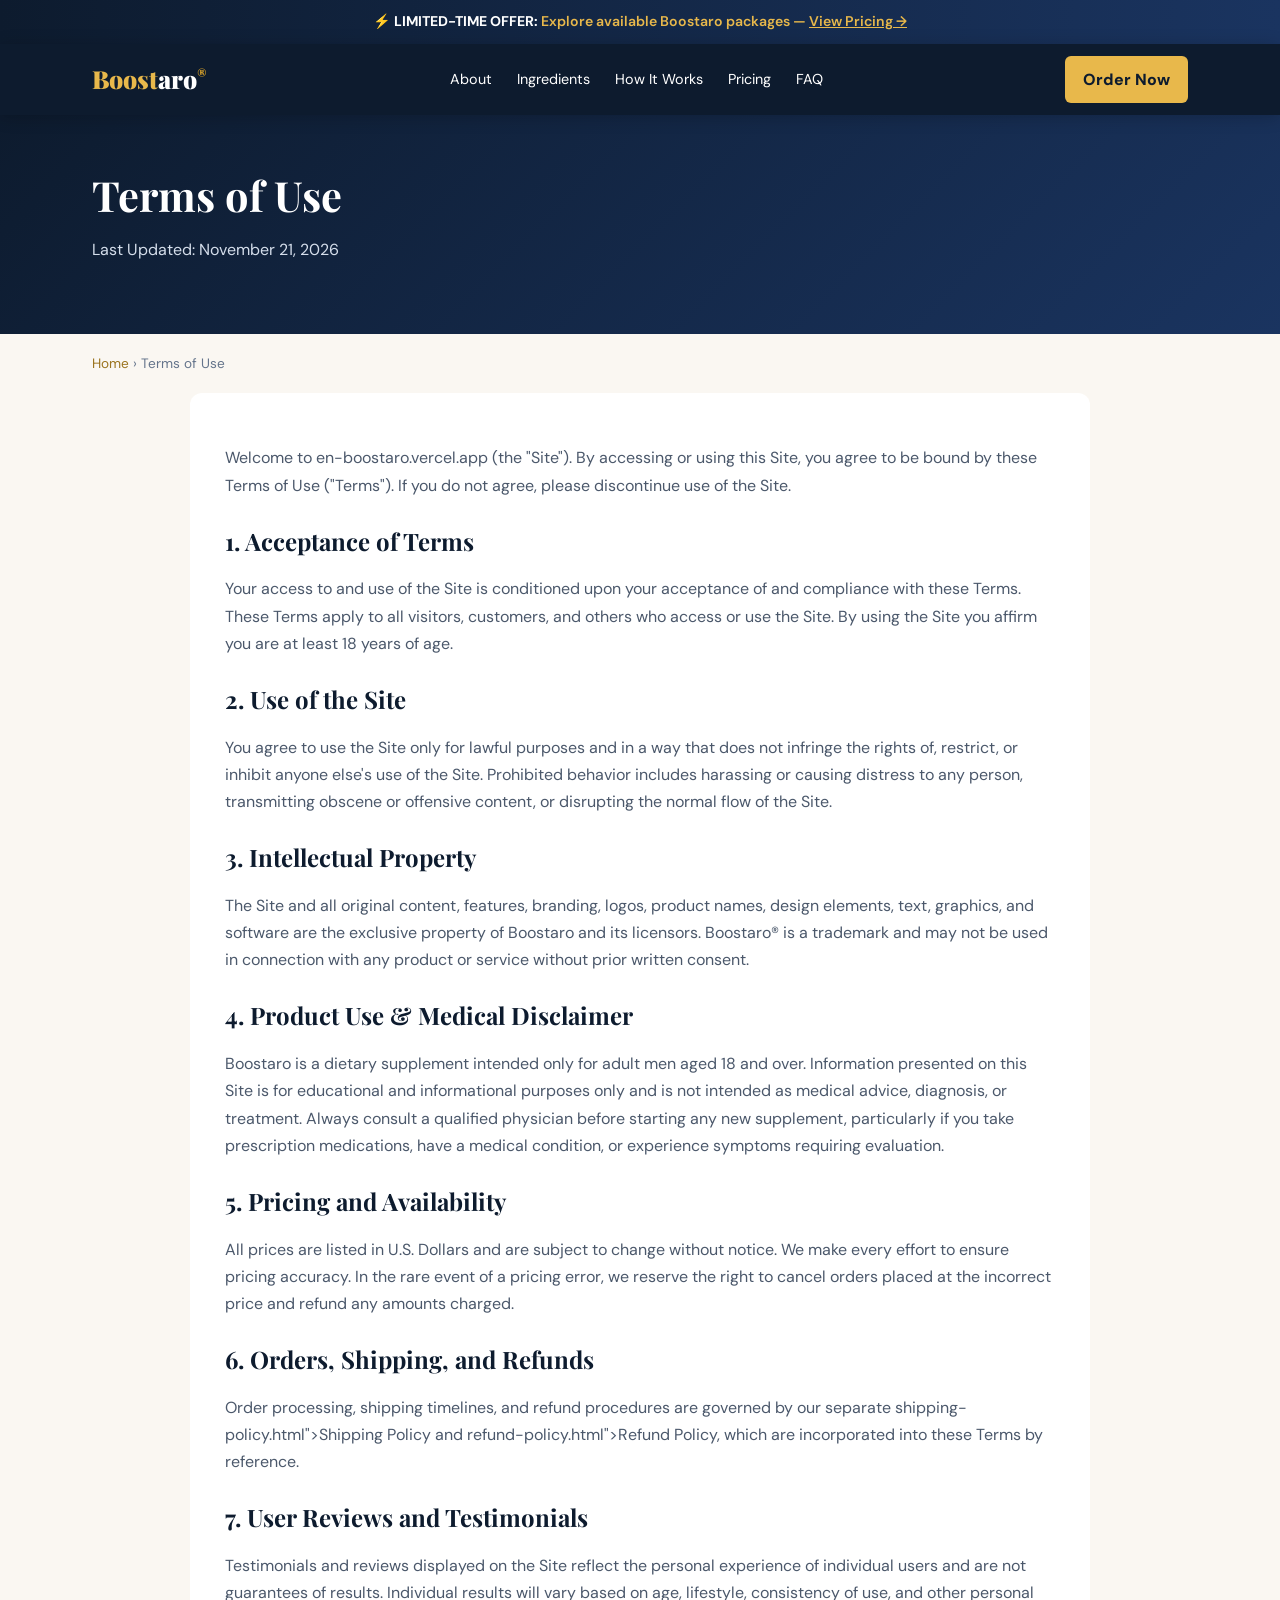
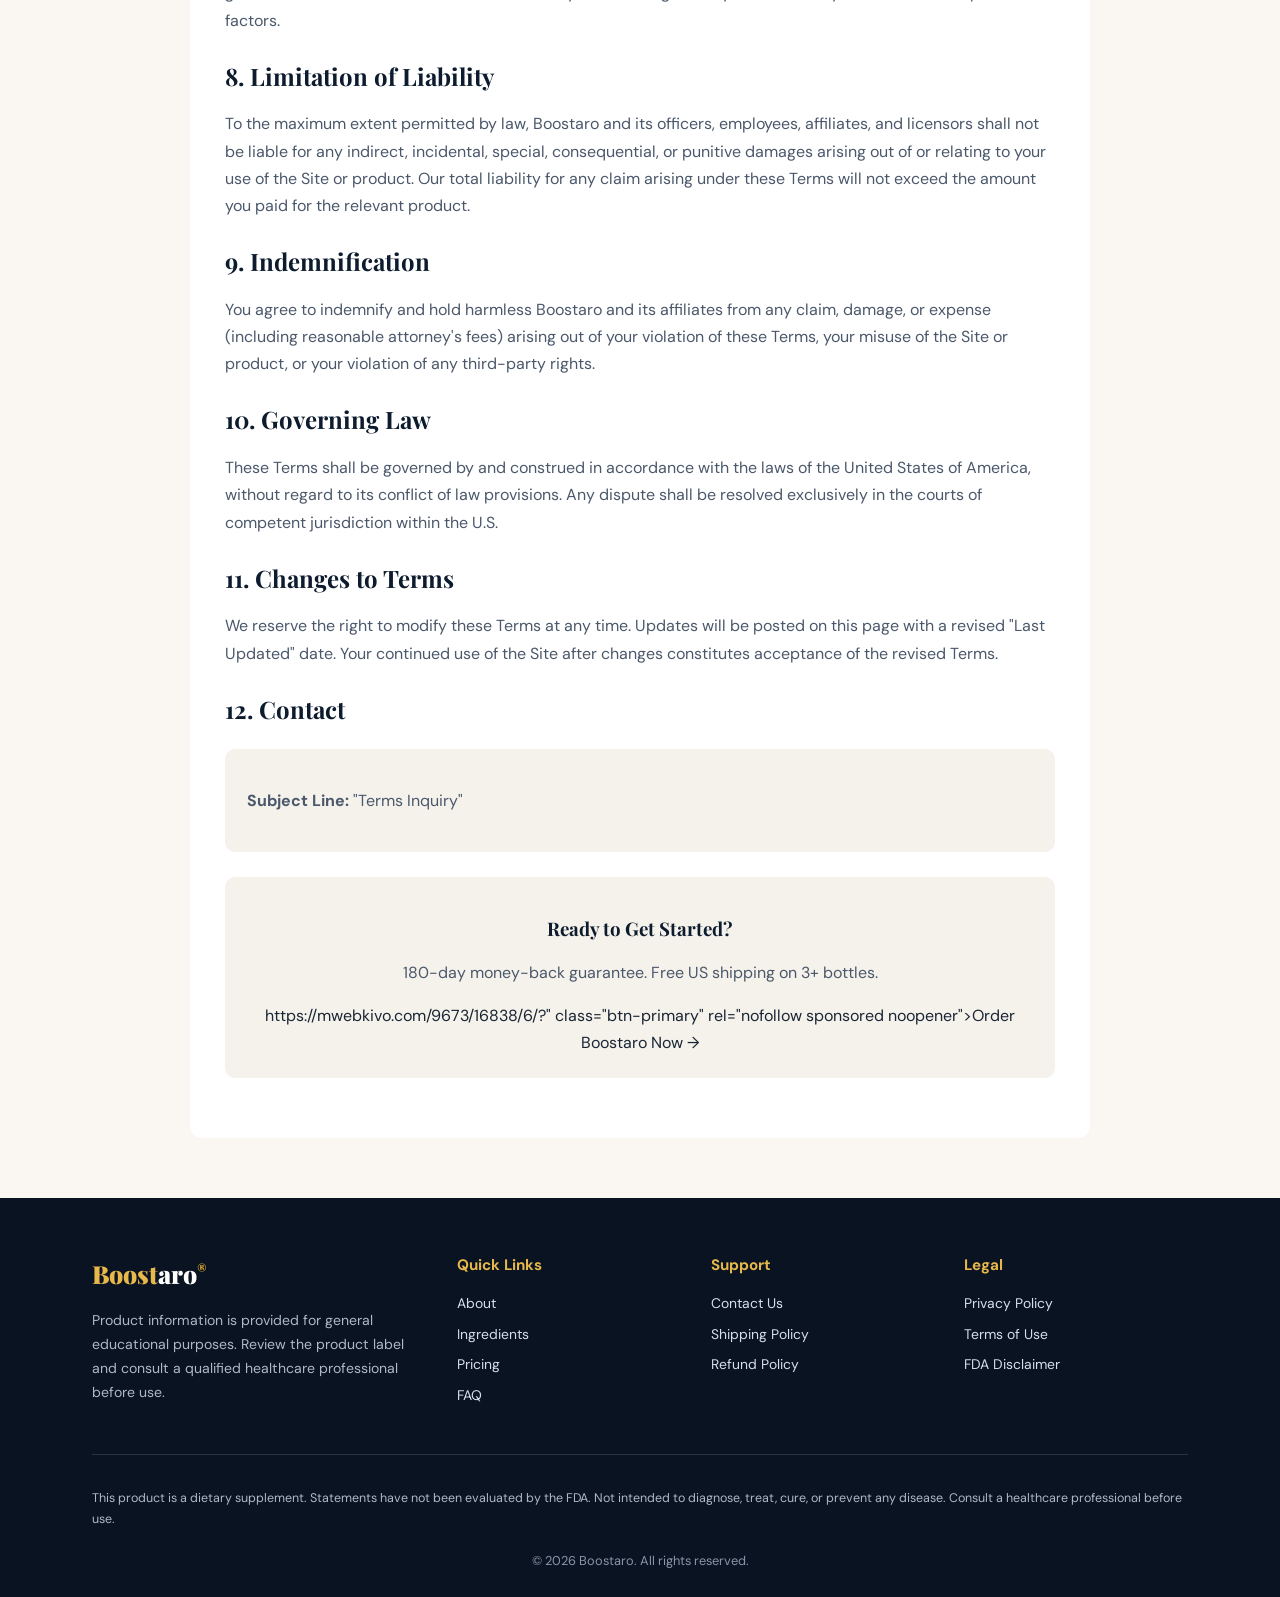
<file: terms.html>
<!doctype html><html lang="en"><head><meta charset="utf-8"><meta name="viewport" content="width=device-width,initial-scale=1"><title>Terms of Use | Boostaro</title><meta name="description" content="Terms of Use information for the Boostaro website."><link rel="canonical" href="https://en-boostaro.vercel.app/terms.html"><meta name="robots" content="index,follow"><link rel="icon" href="images/favicon.png"><link rel="preconnect" href="https://fonts.googleapis.com"><link href="https://fonts.googleapis.com/css2?family=Playfair+Display:wght@700;900&family=DM+Sans:wght@300;400;500;600;700&display=swap" rel="stylesheet"><link rel="stylesheet" href="main.css"></head><body><div id="announcement">⚡ <strong>LIMITED-TIME OFFER:</strong> Explore available Boostaro packages — <a href="index.html#pricing">View Pricing →</a></div>
<header id="site-header"><div class="header-inner"><a href="index.html" class="logo">Boost<span>aro</span><sup>®</sup></a><nav><a href="index.html#what-is">About</a><a href="index.html#ingredients">Ingredients</a><a href="index.html#how-it-works">How It Works</a><a href="index.html#pricing">Pricing</a><a href="index.html#faq">FAQ</a></nav><a href="https://mwebkivo.com/9673/16838/6/?" rel="nofollow sponsored noopener"  class="header-cta" rel="nofollow sponsored noopener">Order Now</a></div></header><section class="legal-hero"><div class="container"><h1>Terms of Use</h1><p class="updated">Last Updated: November 21, 2026</p></div></section><div class="breadcrumb"><div class="container"><a href="index.html">Home</a> › Terms of Use</div></div><main class="container"><div class="legal-content">
<p>Welcome to en-boostaro.vercel.app (the "Site"). By accessing or using this Site, you agree to be bound by these Terms of Use ("Terms"). If you do not agree, please discontinue use of the Site.</p>


<h2>1. Acceptance of Terms</h2>
<p>Your access to and use of the Site is conditioned upon your acceptance of and compliance with these Terms. These Terms apply to all visitors, customers, and others who access or use the Site. By using the Site you affirm you are at least 18 years of age.</p>


<h2>2. Use of the Site</h2>
<p>You agree to use the Site only for lawful purposes and in a way that does not infringe the rights of, restrict, or inhibit anyone else's use of the Site. Prohibited behavior includes harassing or causing distress to any person, transmitting obscene or offensive content, or disrupting the normal flow of the Site.</p>


<h2>3. Intellectual Property</h2>
<p>The Site and all original content, features, branding, logos, product names, design elements, text, graphics, and software are the exclusive property of Boostaro and its licensors. Boostaro® is a trademark and may not be used in connection with any product or service without prior written consent.</p>


<h2>4. Product Use & Medical Disclaimer</h2>
<p>Boostaro is a dietary supplement intended only for adult men aged 18 and over. Information presented on this Site is for educational and informational purposes only and is not intended as medical advice, diagnosis, or treatment. Always consult a qualified physician before starting any new supplement, particularly if you take prescription medications, have a medical condition, or experience symptoms requiring evaluation.</p>


<h2>5. Pricing and Availability</h2>
<p>All prices are listed in U.S. Dollars and are subject to change without notice. We make every effort to ensure pricing accuracy. In the rare event of a pricing error, we reserve the right to cancel orders placed at the incorrect price and refund any amounts charged.</p>


<h2>6. Orders, Shipping, and Refunds</h2>
<p>Order processing, shipping timelines, and refund procedures are governed by our separate <a href="<a href="https://en-boostaro.vercel.app/shipping-policy.html">shipping-policy.html</a>">Shipping Policy</a> and <a href="<a href="https://en-boostaro.vercel.app/refund-policy.html">refund-policy.html</a>">Refund Policy</a>, which are incorporated into these Terms by reference.</p>


<h2>7. User Reviews and Testimonials</h2>
<p>Testimonials and reviews displayed on the Site reflect the personal experience of individual users and are not guarantees of results. Individual results will vary based on age, lifestyle, consistency of use, and other personal factors.</p>


<h2>8. Limitation of Liability</h2>
<p>To the maximum extent permitted by law, Boostaro and its officers, employees, affiliates, and licensors shall not be liable for any indirect, incidental, special, consequential, or punitive damages arising out of or relating to your use of the Site or product. Our total liability for any claim arising under these Terms will not exceed the amount you paid for the relevant product.</p>


<h2>9. Indemnification</h2>
<p>You agree to indemnify and hold harmless Boostaro and its affiliates from any claim, damage, or expense (including reasonable attorney's fees) arising out of your violation of these Terms, your misuse of the Site or product, or your violation of any third-party rights.</p>


<h2>10. Governing Law</h2>
<p>These Terms shall be governed by and construed in accordance with the laws of the United States of America, without regard to its conflict of law provisions. Any dispute shall be resolved exclusively in the courts of competent jurisdiction within the U.S.</p>


<h2>11. Changes to Terms</h2>
<p>We reserve the right to modify these Terms at any time. Updates will be posted on this page with a revised "Last Updated" date. Your continued use of the Site after changes constitutes acceptance of the revised Terms.</p>


<h2>12. Contact</h2>
<div class="contact-block">

<p><strong>Subject Line:</strong> "Terms Inquiry"</p>
</div>


<div class="mini-cta">
<h3>Ready to Get Started?</h3>
<p>180-day money-back guarantee. Free US shipping on 3+ bottles.</p>
<a href="<a href="https://mwebkivo.com/9673/16838/6/?" rel="nofollow sponsored noopener" >https://mwebkivo.com/9673/16838/6/?</a>" class="btn-primary" rel="nofollow sponsored noopener">Order Boostaro Now →</a>
</div></main><footer id="footer"><div class="container"><div class="footer-grid"><div class="footer-brand"><div class="logo">Boost<span>aro</span><sup>®</sup></div><p>Product information is provided for general educational purposes. Review the product label and consult a qualified healthcare professional before use.</p></div><div class="footer-col"><h5>Quick Links</h5><ul><li><a href="index.html#what-is">About</a></li><li><a href="index.html#ingredients">Ingredients</a></li><li><a href="index.html#pricing">Pricing</a></li><li><a href="index.html#faq">FAQ</a></li></ul></div><div class="footer-col"><h5>Support</h5><ul><li><a href="contact.html">Contact Us</a></li><li><a href="shipping-policy.html">Shipping Policy</a></li><li><a href="refund-policy.html">Refund Policy</a></li></ul></div><div class="footer-col"><h5>Legal</h5><ul><li><a href="privacy-policy.html">Privacy Policy</a></li><li><a href="terms.html">Terms of Use</a></li><li><a href="fda-disclaimer.html">FDA Disclaimer</a></li></ul></div></div><div class="footer-bottom"><p class="footer-disclaimer">This product is a dietary supplement. Statements have not been evaluated by the FDA. Not intended to diagnose, treat, cure, or prevent any disease. Consult a healthcare professional before use.</p><p class="footer-copyright">© 2026 Boostaro. All rights reserved.</p></div></div></footer></body></html>
</file>
<file: main.css>
:root{--navy:#0d1b2e;--blue:#1a3460;--gold:#e8b84b;--ink:#1a2535;--muted:#64748b;--paper:#faf7f2;--white:#fff;--line:#e7e1d7;--green:#18794e}
*{box-sizing:border-box}html{scroll-behavior:smooth;scroll-padding-top:90px}body{margin:0;font-family:'DM Sans',Arial,sans-serif;color:var(--ink);background:var(--paper);line-height:1.7}h1,h2,h3,h4{font-family:'Playfair Display',Georgia,serif;line-height:1.2}img{max-width:100%;height:auto;display:block}a{color:inherit;text-decoration:none}.container{max-width:1140px;margin:0 auto;padding:0 22px}
#announcement{background:linear-gradient(90deg,var(--navy),var(--blue));color:var(--gold);text-align:center;padding:10px 16px;font-size:.88rem;font-weight:600}#announcement strong{color:#fff}#announcement a{text-decoration:underline}
#site-header{position:sticky;top:0;z-index:1000;background:var(--navy);box-shadow:0 2px 16px #0003}.header-inner{max-width:1140px;margin:auto;padding:12px 22px;display:flex;align-items:center;justify-content:space-between;gap:20px}.logo{font-family:'Playfair Display',Georgia,serif;font-size:1.55rem;color:var(--gold);font-weight:900;white-space:nowrap}.logo span{color:#fff}.logo sup{font-size:.6em;color:#c9982a}.header-inner nav{display:flex;gap:25px;color:#fff;font-size:.9rem}.header-inner nav a:hover{color:var(--gold)}.header-cta{background:var(--gold);color:var(--navy);font-weight:800;padding:10px 18px;border-radius:6px;white-space:nowrap}
#hero{background:linear-gradient(135deg,var(--navy),var(--blue) 60%,#0d2440);min-height:650px;display:flex;align-items:center;padding:75px 0;color:#fff}.hero-grid{display:grid;grid-template-columns:1.1fr .9fr;align-items:center;gap:55px}.hero-h1{font-size:clamp(2.15rem,4.2vw,3.5rem);color:#fff;margin:18px 0}.hero-h1 em{color:var(--gold);font-style:normal}.hero-badge{display:inline-flex;align-items:center;gap:8px;border:1px solid #ffffff35;border-radius:30px;padding:7px 13px;color:#f5d88a;font-size:.85rem}.hero-sub{font-size:1.1rem;color:#e0e7f0;max-width:640px}.hero-bullets{list-style:none;padding:0;margin:25px 0}.hero-bullets li{display:flex;align-items:center;gap:10px;margin:10px 0}.hero-cta-row{display:flex;gap:14px;flex-wrap:wrap}.btn-primary{display:inline-block;background:var(--gold);color:var(--navy);font-weight:800;padding:15px 25px;border-radius:7px;box-shadow:0 6px 18px #0002;transition:.2s}.btn-primary:hover,.header-cta:hover{filter:brightness(1.07);transform:translateY(-1px)}.hero-proof{display:flex;gap:18px;flex-wrap:wrap;margin-top:25px;font-size:.83rem;color:#e8edf5}.proof-item{display:flex;align-items:center;gap:7px}.hero-img-wrap{text-align:center}.hero-img-wrap img{max-height:480px;object-fit:contain;margin:auto;filter:drop-shadow(0 18px 30px #0005)}.hero-img-mobile{display:none}
section{padding:78px 0}.section-label{text-transform:uppercase;letter-spacing:.15em;color:#a77a19;font-weight:800;font-size:.76rem;text-align:center;margin-bottom:10px}.section-title{text-align:center;font-size:clamp(1.8rem,3.4vw,2.65rem);margin:0 auto 15px;color:var(--navy);max-width:850px}.section-sub{text-align:center;color:var(--muted);max-width:760px;margin:0 auto 40px}
#trust-strip{background:#fff;padding:22px 0;border-bottom:1px solid var(--line)}.trust-grid{display:grid;grid-template-columns:repeat(5,1fr);gap:15px}.trust-item{text-align:center;font-size:.86rem;font-weight:700;color:#344256}.trust-icon{font-size:1.5rem;display:block;margin-bottom:5px}
#why-choose{background:#fff}.why-grid{display:grid;grid-template-columns:1fr 1fr;gap:48px;align-items:center}.why-img img{max-height:430px;object-fit:contain;margin:auto}.why-list{display:grid;gap:18px}.why-check{display:flex;gap:14px;align-items:flex-start}.why-check:before{content:"✓";display:grid;place-items:center;flex:0 0 30px;height:30px;border-radius:50%;background:#e7f4ec;color:var(--green);font-weight:900}.why-text strong{display:block;color:var(--navy);font-size:1.05rem}
.dark{background:var(--navy);color:#fff}.dark .section-title{color:#fff}.dark .section-sub{color:#d1dae7}
.pain-grid{display:grid;grid-template-columns:repeat(4,1fr);gap:18px}.pain-card,.benefit-card,.ingredient-card,.mechanism-card,.review-card{background:#fff;border:1px solid var(--line);border-radius:12px;padding:24px;box-shadow:0 5px 20px #14243a0a}.pain-icon,.benefit-icon{font-size:2rem;margin-bottom:12px}.pain-card h3,.benefit-card h3,.ingredient-card h3{color:var(--navy);margin:5px 0 9px;font-size:1.15rem}.pain-card p,.benefit-card p,.ingredient-card p{color:var(--muted);font-size:.92rem;margin:0}
#what-is{background:#fff}.what-is-grid{display:grid;grid-template-columns:.8fr 1.2fr;align-items:center;gap:45px}.what-is-img img{max-height:440px;object-fit:contain;margin:auto}.what-is-grid p{color:#536176}
.mechanism-grid{display:grid;grid-template-columns:repeat(3,1fr);gap:18px}.mechanism-card{position:relative}.mechanism-num{font-family:'Playfair Display';font-size:2rem;color:#c9982a;font-weight:900}.mechanism-card h3{margin:5px 0;color:var(--navy)}.mechanism-card p{color:var(--muted);font-size:.92rem}.mechanism-tag{display:inline-block;background:#f5edda;color:#8a651b;padding:4px 9px;border-radius:30px;font-size:.75rem;font-weight:700}.diagram-wrap{margin:35px auto 0;max-width:850px;background:#fff;color:var(--navy);border-radius:14px;padding:24px;text-align:center}.diagram-wrap svg{max-width:100%;margin:auto}
#pricing{background:#f1eee8}.pricing-grid{display:grid;grid-template-columns:repeat(3,1fr);gap:20px;align-items:stretch}.price-card{background:#fff;border:1px solid #ded7cb;border-radius:14px;padding:30px 24px;text-align:center;position:relative;display:flex;flex-direction:column}.price-card.best-value{border:2px solid var(--gold);transform:scale(1.025);box-shadow:0 12px 35px #b48b2930}.best-badge{position:absolute;top:-14px;left:50%;transform:translateX(-50%);background:var(--gold);color:var(--navy);font-weight:900;font-size:.76rem;padding:5px 15px;border-radius:30px;white-space:nowrap}.bottles{font-family:'Playfair Display';font-size:1.5rem;font-weight:900;color:var(--navy)}.supply{color:var(--muted);font-size:.88rem}.price-main{font-size:2.7rem;font-weight:900;color:var(--navy);line-height:1.2;margin:12px 0}.price-per,.price-total{color:var(--muted);font-size:.9rem}.price-features{list-style:none;padding:0;margin:20px 0;text-align:left;flex:1}.price-features li{padding:7px 0;border-bottom:1px solid #f0ede7;font-size:.9rem}.price-guarantee{font-size:.82rem;color:var(--green);font-weight:700;margin:12px 0}.pricing-note{text-align:center;color:var(--muted);font-size:.85rem;margin-top:25px}
.bonus-grid{display:grid;grid-template-columns:1fr 1fr;gap:24px}.bonus-grid img{max-height:260px;object-fit:contain;margin:auto}.bonus-grid>div{background:#fff;border-radius:12px;padding:25px;text-align:center;border:1px solid var(--line)}
.ingredients-intro{max-width:800px;text-align:center;margin:0 auto 30px;color:var(--muted)}.ingredient-list{display:grid;grid-template-columns:repeat(3,1fr);gap:16px}.ingredient-card{display:flex;gap:15px;align-items:flex-start}.ingr-icon{font-size:1.8rem}.ingr-body{flex:1}.highlight{color:#8a651b;font-weight:700}
.benefits-grid{display:grid;grid-template-columns:repeat(4,1fr);gap:18px}.timeline-grid{display:grid;grid-template-columns:repeat(4,1fr);gap:15px}.timeline-item{background:#fff;border-radius:12px;padding:23px;border:1px solid var(--line)}.timeline-dot{width:12px;height:12px;background:var(--gold);border-radius:50%;margin-bottom:12px}.timeline-item h3{color:var(--navy);margin:0 0 8px}.timeline-item p{color:var(--muted);font-size:.9rem}
.comp-table-wrap{overflow-x:auto;background:#fff;border-radius:12px;border:1px solid var(--line)}.comp-table{width:100%;border-collapse:collapse;min-width:650px}.comp-table th,.comp-table td{padding:15px 17px;border-bottom:1px solid var(--line);text-align:left}.comp-table th{background:var(--navy);color:#fff}.comp-table td:first-child{font-weight:700}
.reviews-grid{display:grid;grid-template-columns:repeat(3,1fr);gap:18px}.review-card{padding:24px}.review-stars{color:#d29b26;letter-spacing:2px}.review-text{color:#46546a;font-style:italic}.review-meta{display:flex;align-items:center;gap:12px;margin-top:18px}.review-avatar{width:40px;height:40px;border-radius:50%;background:#e9edf2;display:grid;place-items:center;font-weight:800;color:var(--navy)}.review-name{font-weight:800}.review-location{font-size:.8rem;color:var(--muted)}.verified-badge{font-size:.72rem;color:var(--green)}
#guarantee{background:#f1eee8}.guarantee-inner{display:grid;grid-template-columns:220px 1fr;gap:35px;align-items:center;max-width:900px;margin:auto;background:#fff;border-radius:16px;padding:35px}.guarantee-seal{width:190px;height:190px;border:8px double var(--gold);border-radius:50%;display:grid;place-items:center;text-align:center;color:var(--navy);margin:auto}.seal-inner{font-weight:900}.seal-days{font-family:'Playfair Display';font-size:2.4rem;display:block}.seal-text{font-size:.78rem;text-transform:uppercase}.guarantee-content h2{color:var(--navy);margin-top:0}
.contra-box{max-width:900px;margin:auto;background:#fff5e8;border-left:5px solid #c98a26;padding:25px;border-radius:8px}.contra-box h3{margin-top:0;color:#7b4b0b}
.faq-list{max-width:900px;margin:auto}.faq-item{border-bottom:1px solid var(--line);background:#fff}.faq-question{width:100%;border:0;background:transparent;text-align:left;padding:19px 22px;font:700 1rem 'DM Sans',sans-serif;color:var(--navy);cursor:pointer;display:flex;justify-content:space-between;gap:20px}.faq-question:after{content:"+";font-size:1.3rem}.faq-item.open .faq-question:after{content:"−"}.faq-answer{display:none;padding:0 22px 20px;color:var(--muted)}.faq-item.open .faq-answer{display:block}
.reviewer-card{max-width:850px;margin:auto;display:flex;gap:20px;align-items:center}.reviewer-avatar{width:70px;height:70px;border-radius:50%;background:#e8edf3;display:grid;place-items:center;font-size:1.7rem}.reviewer-cred{color:var(--muted);font-size:.88rem}.ref-list{max-width:900px;margin:auto;color:var(--muted);font-size:.9rem}.ref-list li{margin:8px 0}
#final-cta{background:linear-gradient(135deg,var(--navy),var(--blue));color:#fff;text-align:center}#final-cta .section-title{color:#fff}#final-cta .section-sub{color:#e2e8f0}.cta-bottle img{max-height:250px;margin:0 auto 20px;object-fit:contain}
#footer{background:#091321;color:#d7dfeb;padding:55px 0 25px}.footer-grid{display:grid;grid-template-columns:1.5fr 1fr 1fr 1fr;gap:30px}.footer-brand p{color:#aeb9c8;font-size:.88rem}.footer-col h5{color:var(--gold);font-size:.95rem;margin:0 0 13px}.footer-col ul{list-style:none;padding:0;margin:0}.footer-col li{margin:7px 0;font-size:.87rem}.footer-col a:hover{color:var(--gold)}.footer-bottom{border-top:1px solid #ffffff22;margin-top:35px;padding-top:20px}.footer-disclaimer{font-size:.78rem;color:#aeb9c8}.footer-copyright{text-align:center;font-size:.8rem;color:#8996a8;margin:20px 0 0}
.legal-hero{background:linear-gradient(135deg,var(--navy),var(--blue));padding:55px 0;color:#fff}.legal-hero h1{font-size:2.6rem;margin:0}.updated{color:#d5deeb}.breadcrumb{padding:18px 0;color:var(--muted);font-size:.85rem}.breadcrumb a{color:#9b741f}.legal-content{background:#fff;padding:35px;margin:0 auto 60px;border-radius:12px;max-width:900px}.legal-content h2{color:var(--navy);margin-top:28px}.legal-content p,.legal-content li{color:#4b586b}.contact-block,.mini-cta{background:#f5f2eb;padding:22px;border-radius:10px;margin:25px 0}.mini-cta{text-align:center}.mini-cta h3{color:var(--navy)}
@media(max-width:900px){.header-inner nav{gap:12px}.hero-grid{gap:25px}.pain-grid,.benefits-grid{grid-template-columns:repeat(2,1fr)}.trust-grid{grid-template-columns:repeat(3,1fr)}.footer-grid{grid-template-columns:repeat(2,1fr)}.reviews-grid{grid-template-columns:repeat(2,1fr)}}
@media(max-width:650px){.container{padding:0 17px}.header-inner{flex-wrap:wrap;padding:10px 16px}.header-inner nav{order:3;width:100%;overflow:auto;gap:18px;padding:5px 0;font-size:.82rem}.header-cta{margin-left:auto;padding:8px 12px;font-size:.85rem}#hero{padding:48px 0;min-height:0}.hero-grid{grid-template-columns:1fr;text-align:center}.hero-img-mobile{display:block;max-width:240px;margin:10px auto 20px}.hero-img-wrap{display:none}.hero-bullets{text-align:left;max-width:450px;margin:20px auto}.hero-proof{justify-content:center}.hero-cta-row{justify-content:center}section{padding:55px 0}.why-grid,.what-is-grid{grid-template-columns:1fr}.why-img{order:2}.pain-grid,.benefits-grid,.ingredient-list,.timeline-grid,.mechanism-grid,.pricing-grid,.reviews-grid,.bonus-grid{grid-template-columns:1fr}.price-card.best-value{transform:none}.trust-grid{grid-template-columns:repeat(2,1fr)}.guarantee-inner{grid-template-columns:1fr;padding:25px}.footer-grid{grid-template-columns:1fr 1fr;gap:22px}.legal-content{padding:22px 18px;margin-bottom:35px}.legal-hero h1{font-size:2rem}.reviewer-card{align-items:flex-start;flex-direction:column}}
</file>
